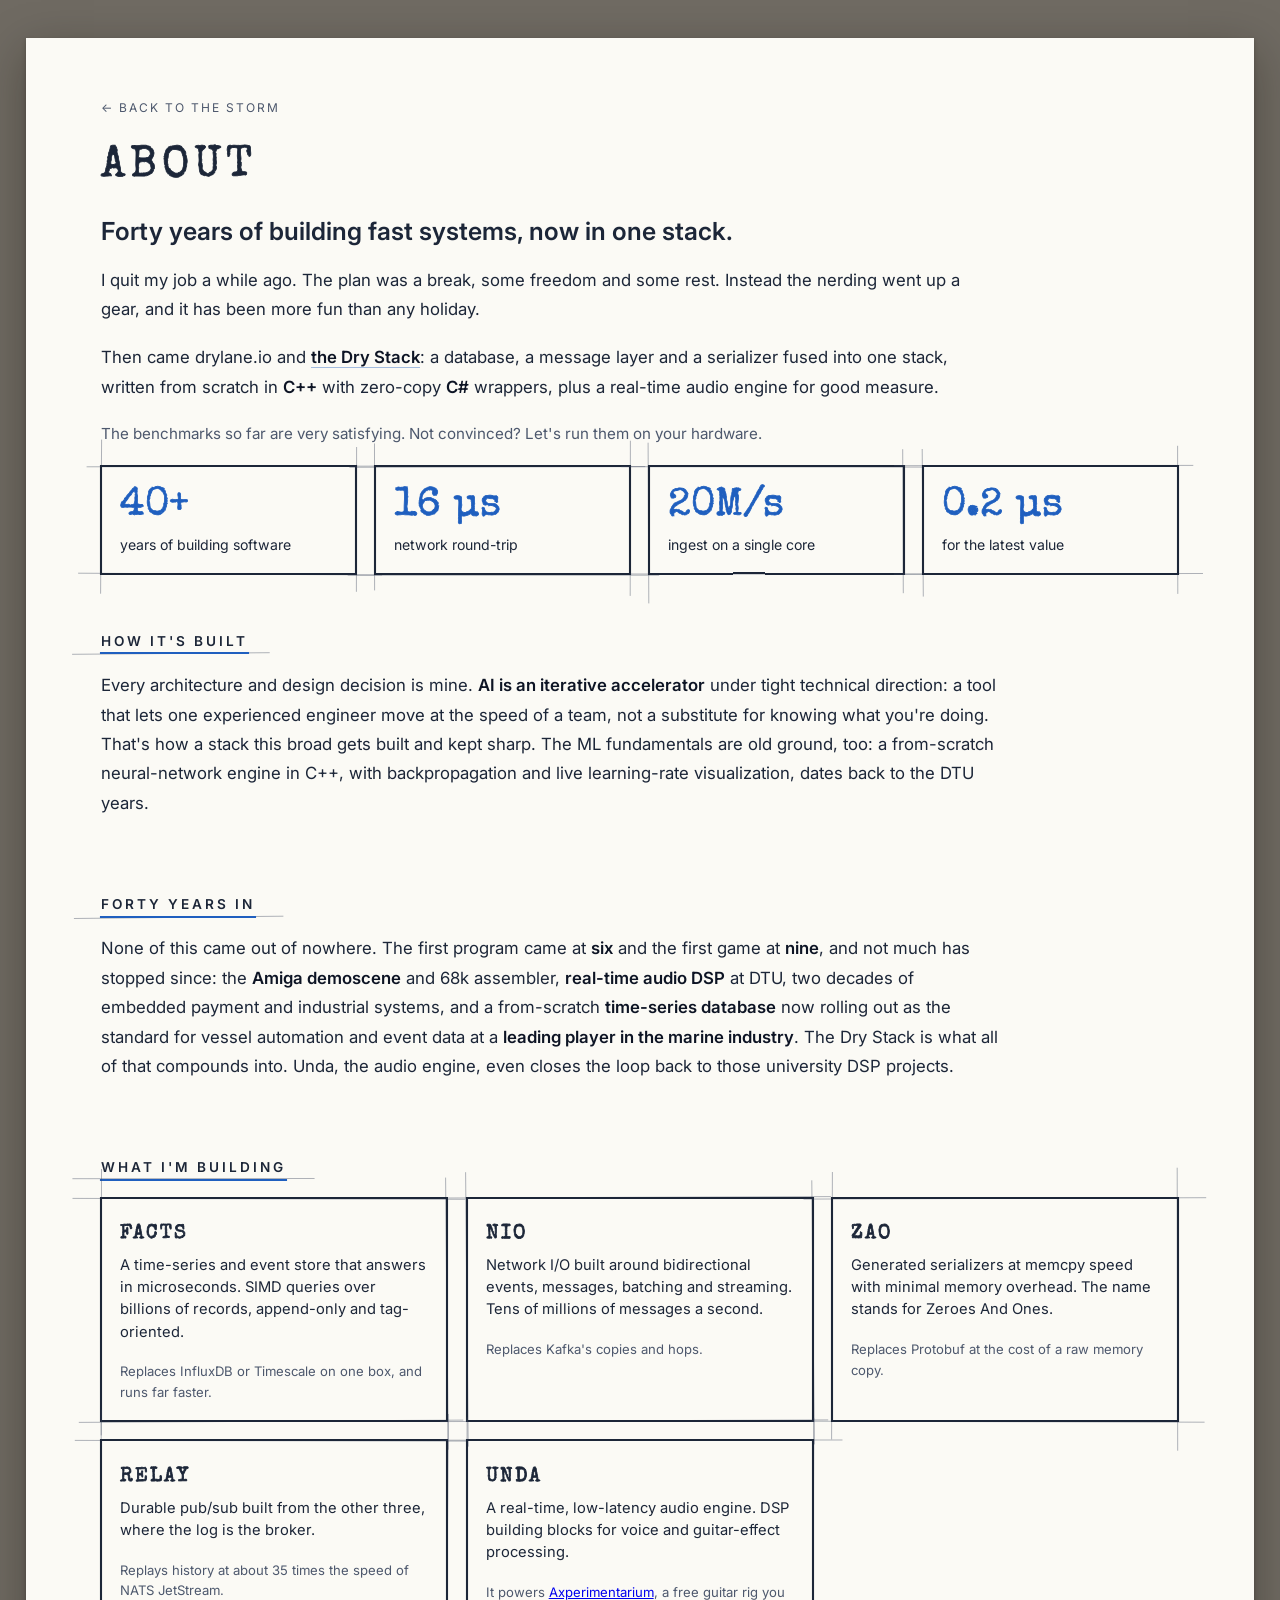
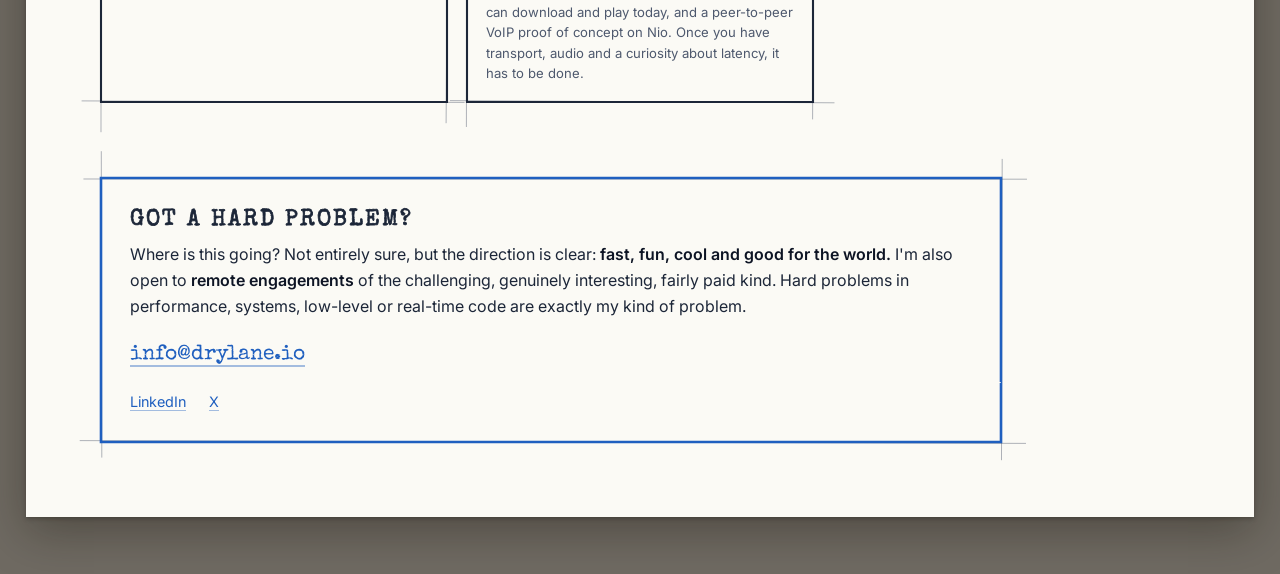
<file: about.html>
<!DOCTYPE html>
<html lang="en">
<head>
    <meta charset="UTF-8">
    <meta name="viewport" content="width=device-width, initial-scale=1.0">
    <title>About Drylane</title>
    <meta name="description" content="Forty years of building fast systems, now in one stack.">
    <meta property="og:type" content="website">
    <meta property="og:site_name" content="Drylane">
    <meta property="og:title" content="About Drylane">
    <meta property="og:description" content="Forty years of building fast systems, now in one stack.">
    <meta property="og:url" content="https://drylane.io/about.html">
    <meta property="og:image" content="https://drylane.io/img/og.png">
    <meta property="og:image:width" content="1200">
    <meta property="og:image:height" content="630">
    <meta name="twitter:card" content="summary_large_image">
    <link rel="icon" href="favicon.svg" type="image/svg+xml">
    <link rel="icon" href="favicon-32.png" sizes="32x32" type="image/png">
    <link rel="apple-touch-icon" href="apple-touch-icon.png">
    <script src="ink.js"></script>
    <link rel="preconnect" href="https://fonts.googleapis.com">
    <link rel="preconnect" href="https://fonts.gstatic.com" crossorigin>
    <link href="https://fonts.googleapis.com/css2?family=Special+Elite&family=Inter:wght@400;600&family=Caveat:wght@500;600&display=swap" rel="stylesheet">
    <link rel="stylesheet" href="site.css">
</head>
<body>
    <div class="sheet">
        <a class="back" href="index.html">&larr; back to the storm</a>

        <h1>About</h1>
        <p class="tagline">Forty years of building fast systems, now in one stack.</p>
        <p class="lede">I quit my job a while ago. The plan was a break, some freedom and some rest.
            Instead the nerding went up a gear, and it has been more fun than any holiday.</p>
        <p class="lede">Then came drylane.io and <a href="stack.html"><strong>the Dry Stack</strong></a>:
            a database, a message layer and a serializer fused into one stack, written from scratch in
            <strong>C++</strong> with zero-copy <strong>C#</strong> wrappers, plus a real-time audio
            engine for good measure.</p>
        <p class="sub">The benchmarks so far are very satisfying. Not convinced? Let's run them on your
            hardware.</p>

        <div class="proof">
            <div class="tile" data-ink="box" data-reveal><span class="big">40+</span><span class="lbl">years of building software</span></div>
            <a class="tile" href="nio.html" data-ink="box" data-reveal><span class="big">16&nbsp;&micro;s</span><span class="lbl">network round-trip</span></a>
            <a class="tile" href="facts.html" data-ink="box" data-reveal><span class="big">20M/s</span><span class="lbl">ingest on a single core</span></a>
            <a class="tile" href="facts.html" data-ink="box" data-reveal><span class="big">0.2&nbsp;&micro;s</span><span class="lbl">for the latest value</span></a>
        </div>

        <div class="section-wrap"><span class="section-label" data-ink="u" data-reveal>How it's built</span></div>
        <p class="lede">Every architecture and design decision is mine. <strong>AI is an iterative
            accelerator</strong> under tight technical direction: a tool that lets one experienced
            engineer move at the speed of a team, not a substitute for knowing what you're doing.
            That's how a stack this broad gets built and kept sharp. The ML fundamentals are old ground, too:
            a from-scratch neural-network engine in C++, with backpropagation and live learning-rate
            visualization, dates back to the DTU years.</p>

        <div class="section-wrap"><span class="section-label" data-ink="u" data-reveal>Forty years in</span></div>
        <p class="lede">None of this came out of nowhere. The first program came at <strong>six</strong>
            and the first game at <strong>nine</strong>, and not much has stopped since: the
            <strong>Amiga demoscene</strong> and 68k assembler, <strong>real-time audio DSP</strong> at
            DTU, two decades of embedded payment and industrial systems, and a from-scratch
            <strong>time-series database</strong> now rolling out as the standard for vessel automation
            and event data at a <strong>leading player in the marine industry</strong>. The Dry Stack
            is what all of that compounds into. Unda, the audio engine, even closes the loop back to
            those university DSP projects.</p>

        <div class="section-wrap"><span class="section-label" data-ink="u" data-reveal>What I'm building</span></div>
        <div class="grid">
            <a class="card" href="facts.html" data-ink="box" data-reveal>
                <span class="name-line"><span class="name">Facts</span></span>
                <div class="what">A time-series and event store that answers in microseconds. SIMD
                    queries over billions of records, append-only and tag-oriented.</div>
                <div class="why">Replaces InfluxDB or Timescale on one box, and runs far faster.</div>
            </a>
            <a class="card" href="nio.html" data-ink="box" data-reveal>
                <span class="name-line"><span class="name">Nio</span></span>
                <div class="what">Network I/O built around bidirectional events, messages, batching and
                    streaming. Tens of millions of messages a second.</div>
                <div class="why">Replaces Kafka's copies and hops.</div>
            </a>
            <a class="card" href="zao.html" data-ink="box" data-reveal>
                <span class="name-line"><span class="name">Zao</span></span>
                <div class="what">Generated serializers at memcpy speed with minimal memory overhead.
                    The name stands for Zeroes And Ones.</div>
                <div class="why">Replaces Protobuf at the cost of a raw memory copy.</div>
            </a>
            <a class="card" href="relay.html" data-ink="box" data-reveal>
                <span class="name-line"><span class="name">Relay</span></span>
                <div class="what">Durable pub/sub built from the other three, where the log is the
                    broker.</div>
                <div class="why">Replays history at about 35 times the speed of NATS JetStream.</div>
            </a>
            <div class="card" data-ink="box" data-reveal>
                <span class="name-line"><span class="name">Unda</span></span>
                <div class="what">A real-time, low-latency audio engine. DSP building blocks for voice
                    and guitar-effect processing.</div>
                <div class="why">It powers <a href="https://github.com/pjngit/Axperimentarium">Axperimentarium</a>,
                    a free guitar rig you can download and play today, and a peer-to-peer VoIP proof of
                    concept on Nio. Once you have transport, audio and a curiosity about latency, it has
                    to be done.</div>
            </div>
        </div>

        <div class="contact" data-ink="box2" data-reveal>
            <span class="contact-h">Got a hard problem?</span>
            <p>Where is this going? Not entirely sure, but the direction is clear: <strong>fast, fun,
                cool and good for the world.</strong> I'm also open to <strong>remote
                engagements</strong> of the challenging, genuinely interesting, fairly paid kind. Hard
                problems in performance, systems, low-level or real-time code are exactly my kind of
                problem.</p>
            <a class="contact-mail" href="mailto:info@drylane.io">info@drylane.io</a>
            <div class="links">
                <a href="https://www.linkedin.com/company/drylane-io">LinkedIn</a>
                <a href="https://x.com/drylaneio">X</a>
            </div>
        </div>
    </div>
</body>
</html>
</file>
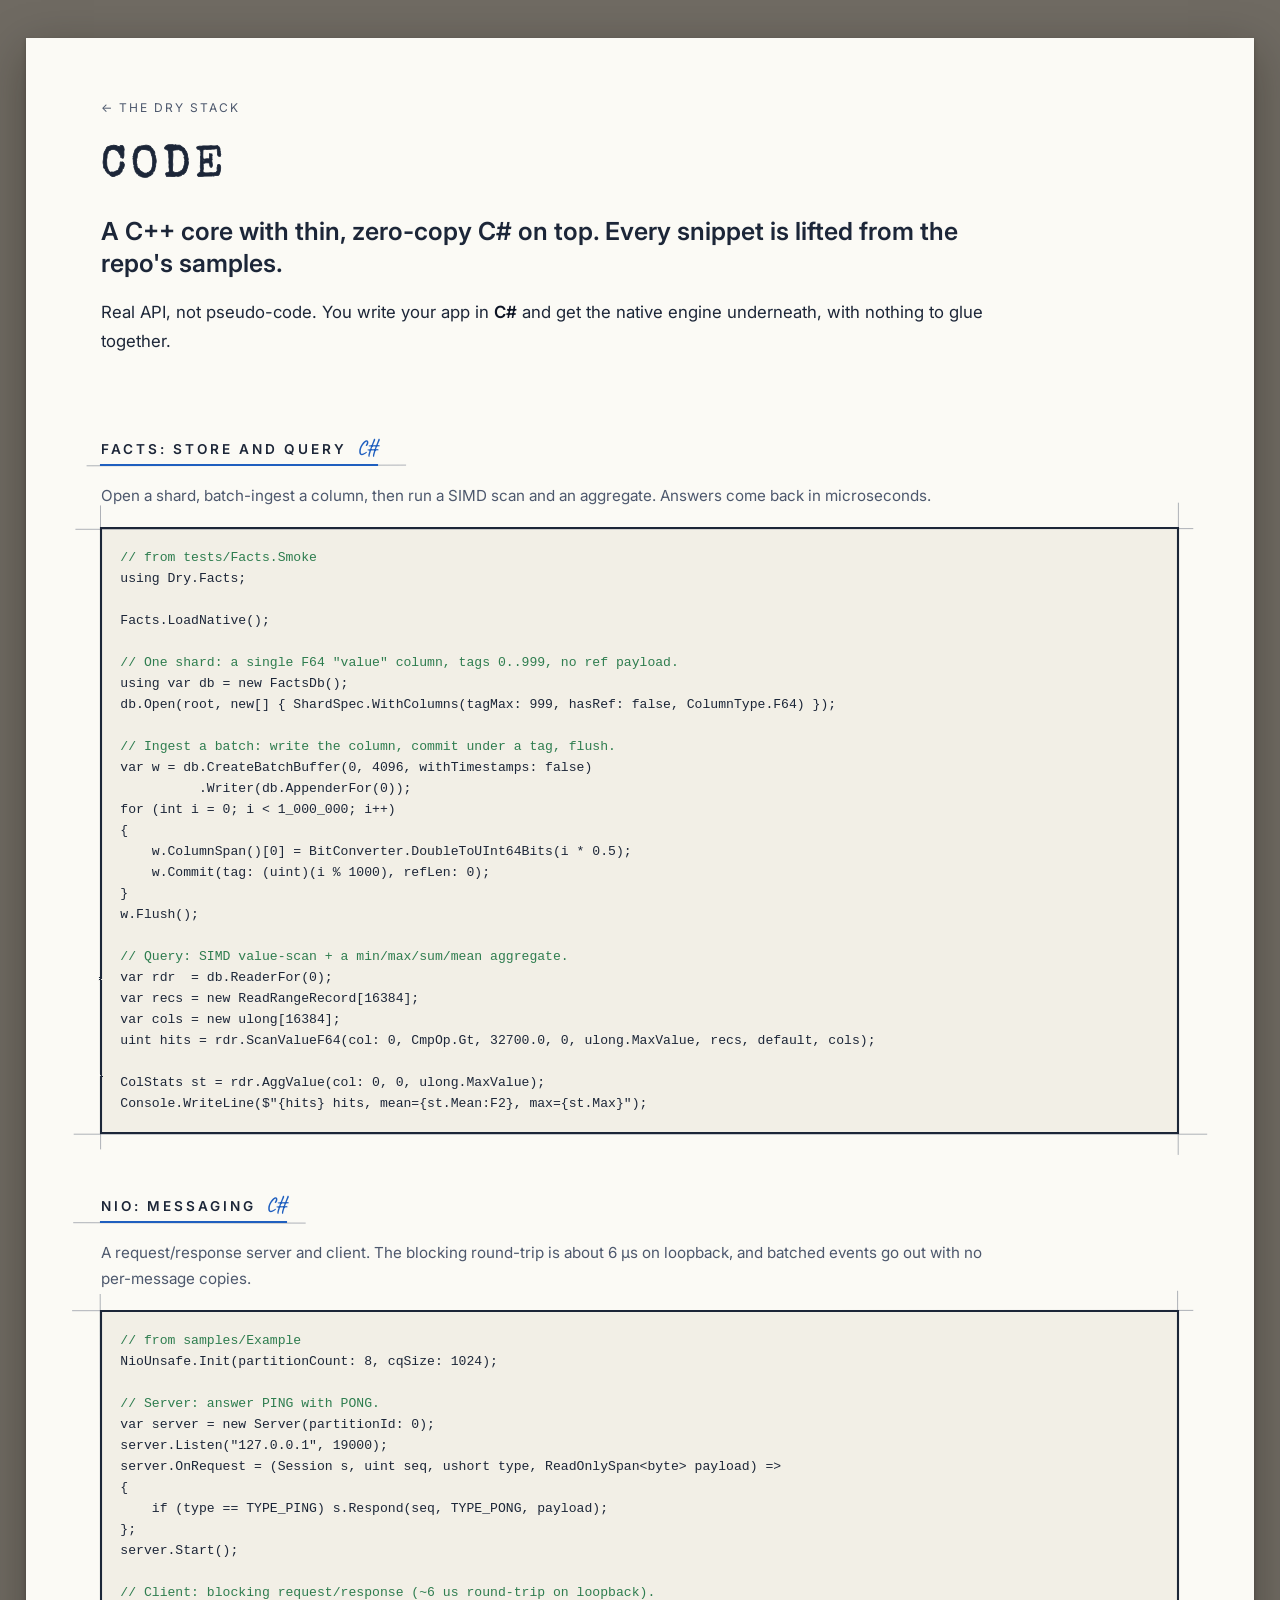
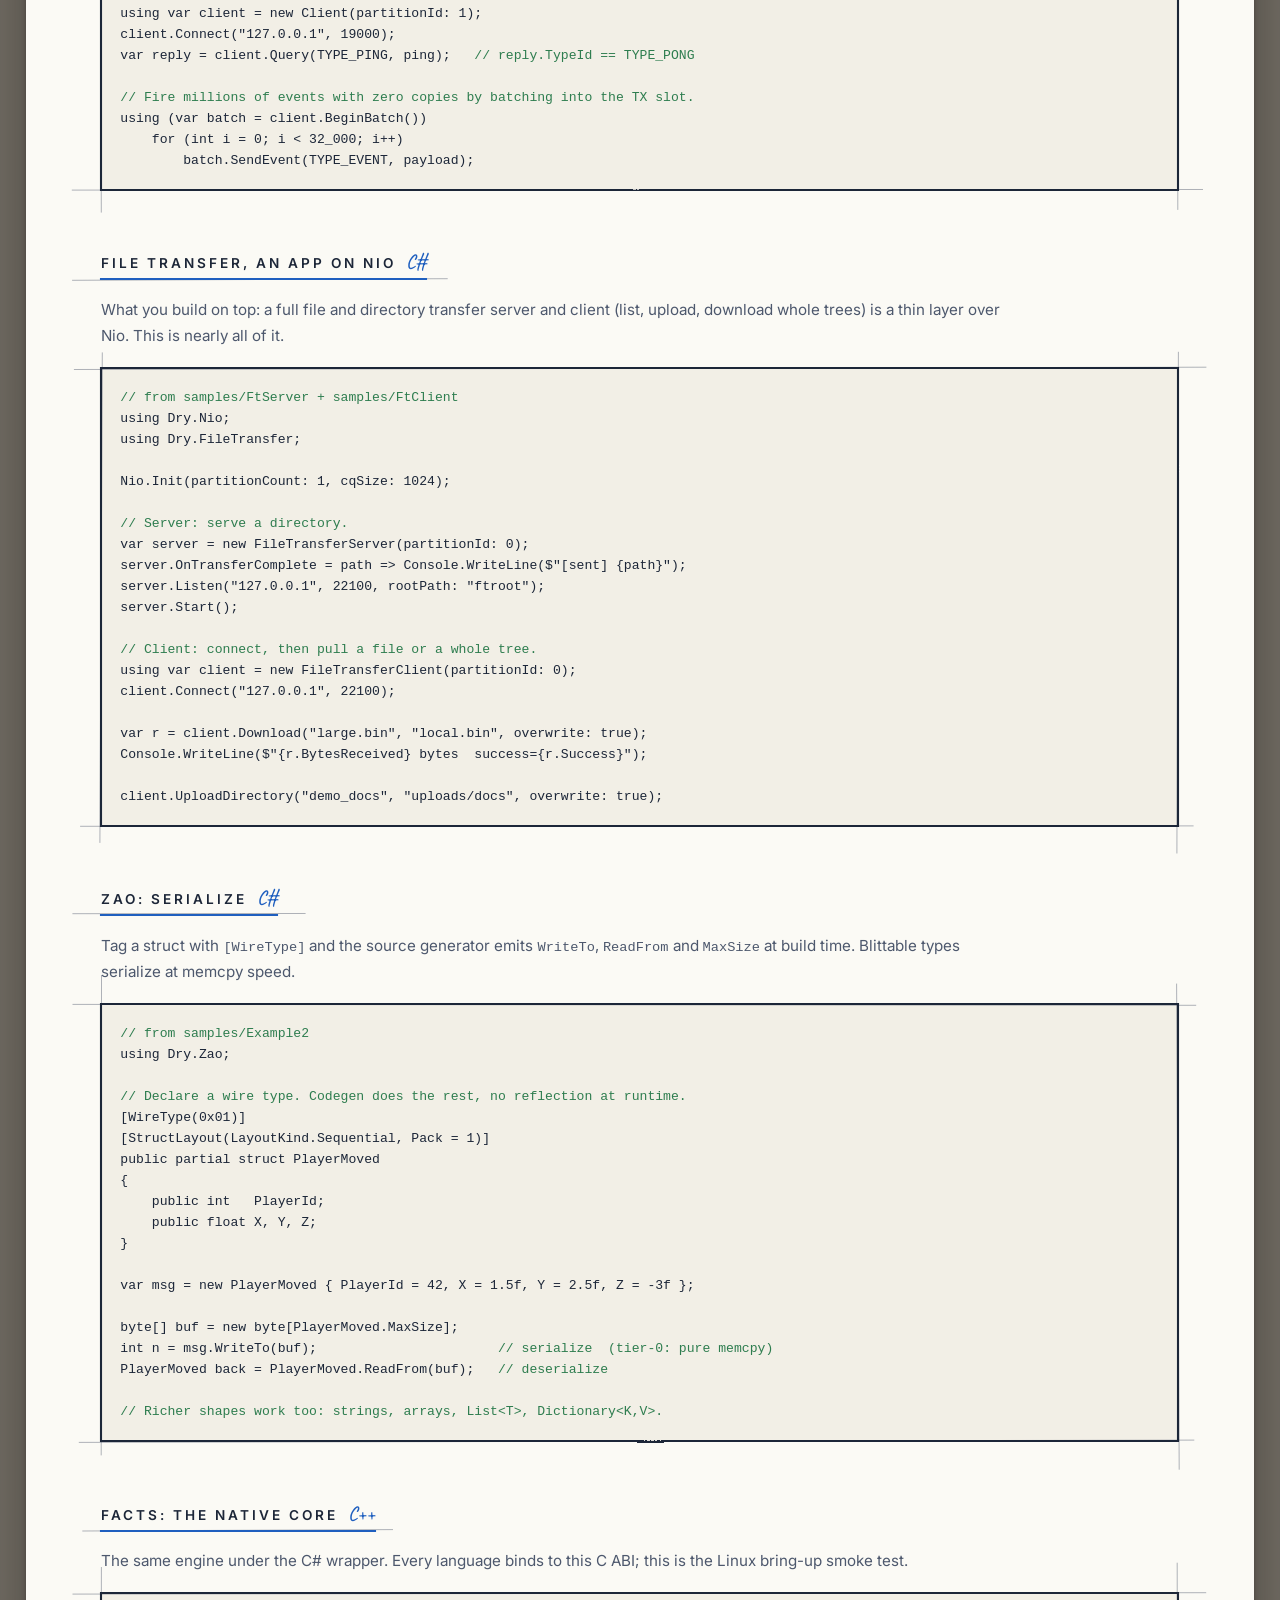
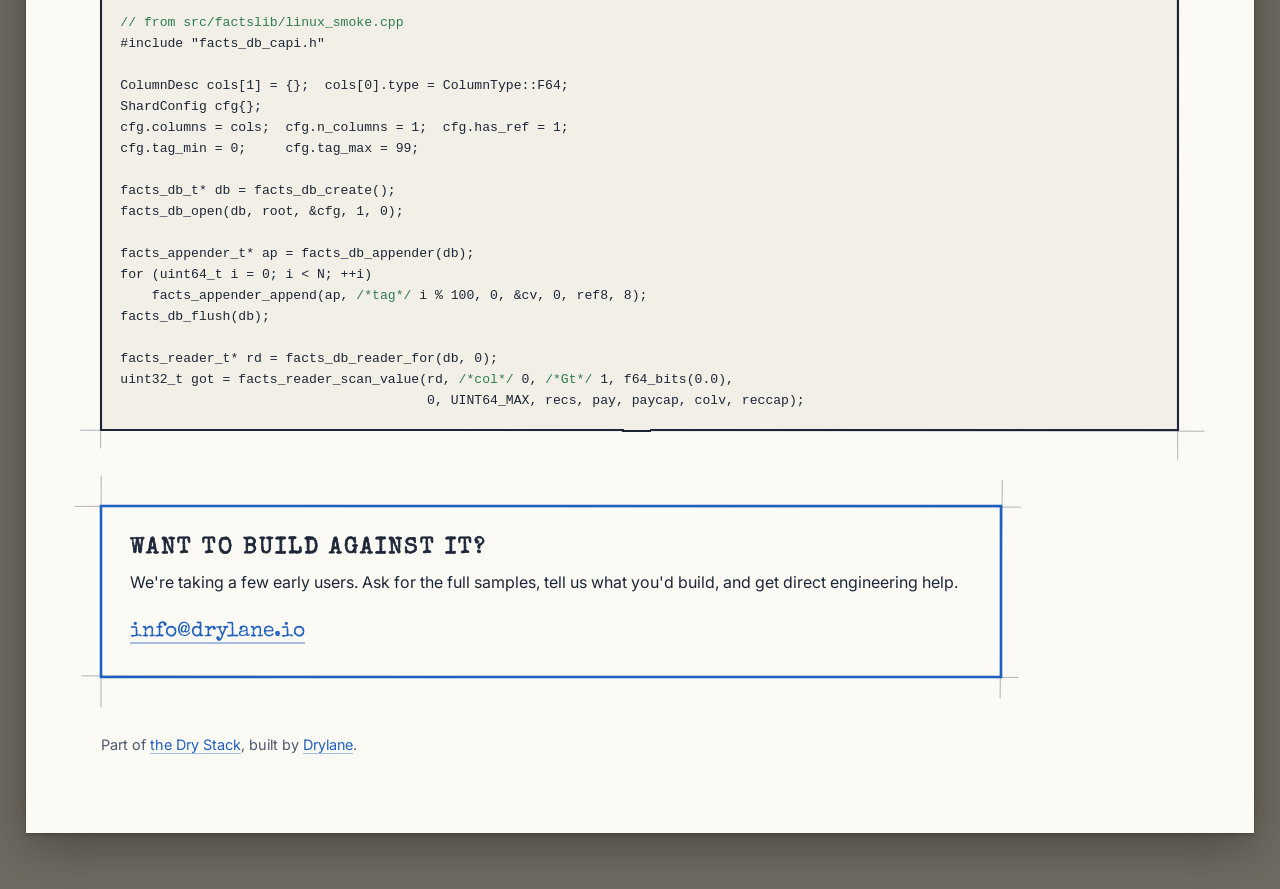
<file: code.html>
<!DOCTYPE html>
<html lang="en">
<head>
    <meta charset="UTF-8">
    <meta name="viewport" content="width=device-width, initial-scale=1.0">
    <title>Code, the Dry Stack in use</title>
    <meta name="description" content="A C++ core with thin, zero-copy C# on top. Real API from the repo&#x27;s samples.">
    <meta property="og:type" content="website">
    <meta property="og:site_name" content="Drylane">
    <meta property="og:title" content="Code, the Dry Stack in use">
    <meta property="og:description" content="A C++ core with thin, zero-copy C# on top. Real API from the repo&#x27;s samples.">
    <meta property="og:url" content="https://drylane.io/code.html">
    <meta property="og:image" content="https://drylane.io/img/og.png">
    <meta property="og:image:width" content="1200">
    <meta property="og:image:height" content="630">
    <meta name="twitter:card" content="summary_large_image">
    <link rel="icon" href="favicon.svg" type="image/svg+xml">
    <link rel="icon" href="favicon-32.png" sizes="32x32" type="image/png">
    <link rel="apple-touch-icon" href="apple-touch-icon.png">
    <script src="ink.js"></script>
    <link rel="preconnect" href="https://fonts.googleapis.com">
    <link rel="preconnect" href="https://fonts.gstatic.com" crossorigin>
    <link href="https://fonts.googleapis.com/css2?family=Special+Elite&family=Inter:wght@400;600&family=Caveat:wght@500;600&display=swap" rel="stylesheet">
    <link rel="stylesheet" href="site.css">
</head>
<body>
    <div class="sheet">
        <a class="back" href="stack.html">&larr; the Dry Stack</a>

        <h1>Code</h1>
        <p class="tagline">A C++ core with thin, zero-copy C# on top. Every snippet is lifted from the
            repo's samples.</p>
        <p class="lede">Real API, not pseudo-code. You write your app in <strong>C#</strong> and get the
            native engine underneath, with nothing to glue together.</p>

        <div class="section-wrap"><span class="section-label" data-ink="u" data-reveal>Facts: store and query<span class="lang">C#</span></span></div>
        <p class="sub">Open a shard, batch-ingest a column, then run a SIMD scan and an aggregate. Answers
            come back in microseconds.</p>
        <div class="codebox" data-ink="box" data-reveal><pre class="code"><span class="c">// from tests/Facts.Smoke</span>
using Dry.Facts;

Facts.LoadNative();

<span class="c">// One shard: a single F64 "value" column, tags 0..999, no ref payload.</span>
using var db = new FactsDb();
db.Open(root, new[] { ShardSpec.WithColumns(tagMax: 999, hasRef: false, ColumnType.F64) });

<span class="c">// Ingest a batch: write the column, commit under a tag, flush.</span>
var w = db.CreateBatchBuffer(0, 4096, withTimestamps: false)
          .Writer(db.AppenderFor(0));
for (int i = 0; i &lt; 1_000_000; i++)
{
    w.ColumnSpan()[0] = BitConverter.DoubleToUInt64Bits(i * 0.5);
    w.Commit(tag: (uint)(i % 1000), refLen: 0);
}
w.Flush();

<span class="c">// Query: SIMD value-scan + a min/max/sum/mean aggregate.</span>
var rdr  = db.ReaderFor(0);
var recs = new ReadRangeRecord[16384];
var cols = new ulong[16384];
uint hits = rdr.ScanValueF64(col: 0, CmpOp.Gt, 32700.0, 0, ulong.MaxValue, recs, default, cols);

ColStats st = rdr.AggValue(col: 0, 0, ulong.MaxValue);
Console.WriteLine($"{hits} hits, mean={st.Mean:F2}, max={st.Max}");</pre></div>

        <div class="section-wrap"><span class="section-label" data-ink="u" data-reveal>Nio: messaging<span class="lang">C#</span></span></div>
        <p class="sub">A request/response server and client. The blocking round-trip is about 6&nbsp;&micro;s
            on loopback, and batched events go out with no per-message copies.</p>
        <div class="codebox" data-ink="box" data-reveal><pre class="code"><span class="c">// from samples/Example</span>
NioUnsafe.Init(partitionCount: 8, cqSize: 1024);

<span class="c">// Server: answer PING with PONG.</span>
var server = new Server(partitionId: 0);
server.Listen("127.0.0.1", 19000);
server.OnRequest = (Session s, uint seq, ushort type, ReadOnlySpan&lt;byte&gt; payload) =&gt;
{
    if (type == TYPE_PING) s.Respond(seq, TYPE_PONG, payload);
};
server.Start();

<span class="c">// Client: blocking request/response (~6 us round-trip on loopback).</span>
using var client = new Client(partitionId: 1);
client.Connect("127.0.0.1", 19000);
var reply = client.Query(TYPE_PING, ping);   <span class="c">// reply.TypeId == TYPE_PONG</span>

<span class="c">// Fire millions of events with zero copies by batching into the TX slot.</span>
using (var batch = client.BeginBatch())
    for (int i = 0; i &lt; 32_000; i++)
        batch.SendEvent(TYPE_EVENT, payload);</pre></div>

        <div class="section-wrap"><span class="section-label" data-ink="u" data-reveal>File transfer, an app on Nio<span class="lang">C#</span></span></div>
        <p class="sub">What you build on top: a full file and directory transfer server and client (list,
            upload, download whole trees) is a thin layer over Nio. This is nearly all of it.</p>
        <div class="codebox" data-ink="box" data-reveal><pre class="code"><span class="c">// from samples/FtServer + samples/FtClient</span>
using Dry.Nio;
using Dry.FileTransfer;

Nio.Init(partitionCount: 1, cqSize: 1024);

<span class="c">// Server: serve a directory.</span>
var server = new FileTransferServer(partitionId: 0);
server.OnTransferComplete = path =&gt; Console.WriteLine($"[sent] {path}");
server.Listen("127.0.0.1", 22100, rootPath: "ftroot");
server.Start();

<span class="c">// Client: connect, then pull a file or a whole tree.</span>
using var client = new FileTransferClient(partitionId: 0);
client.Connect("127.0.0.1", 22100);

var r = client.Download("large.bin", "local.bin", overwrite: true);
Console.WriteLine($"{r.BytesReceived} bytes  success={r.Success}");

client.UploadDirectory("demo_docs", "uploads/docs", overwrite: true);</pre></div>

        <div class="section-wrap"><span class="section-label" data-ink="u" data-reveal>Zao: serialize<span class="lang">C#</span></span></div>
        <p class="sub">Tag a struct with <code>[WireType]</code> and the source generator emits
            <code>WriteTo</code>, <code>ReadFrom</code> and <code>MaxSize</code> at build time. Blittable
            types serialize at memcpy speed.</p>
        <div class="codebox" data-ink="box" data-reveal><pre class="code"><span class="c">// from samples/Example2</span>
using Dry.Zao;

<span class="c">// Declare a wire type. Codegen does the rest, no reflection at runtime.</span>
[WireType(0x01)]
[StructLayout(LayoutKind.Sequential, Pack = 1)]
public partial struct PlayerMoved
{
    public int   PlayerId;
    public float X, Y, Z;
}

var msg = new PlayerMoved { PlayerId = 42, X = 1.5f, Y = 2.5f, Z = -3f };

byte[] buf = new byte[PlayerMoved.MaxSize];
int n = msg.WriteTo(buf);                       <span class="c">// serialize  (tier-0: pure memcpy)</span>
PlayerMoved back = PlayerMoved.ReadFrom(buf);   <span class="c">// deserialize</span>

<span class="c">// Richer shapes work too: strings, arrays, List&lt;T&gt;, Dictionary&lt;K,V&gt;.</span></pre></div>

        <div class="section-wrap"><span class="section-label" data-ink="u" data-reveal>Facts: the native core<span class="lang">C++</span></span></div>
        <p class="sub">The same engine under the C# wrapper. Every language binds to this C ABI; this is
            the Linux bring-up smoke test.</p>
        <div class="codebox" data-ink="box" data-reveal><pre class="code"><span class="c">// from src/factslib/linux_smoke.cpp</span>
#include "facts_db_capi.h"

ColumnDesc cols[1] = {};  cols[0].type = ColumnType::F64;
ShardConfig cfg{};
cfg.columns = cols;  cfg.n_columns = 1;  cfg.has_ref = 1;
cfg.tag_min = 0;     cfg.tag_max = 99;

facts_db_t* db = facts_db_create();
facts_db_open(db, root, &amp;cfg, 1, 0);

facts_appender_t* ap = facts_db_appender(db);
for (uint64_t i = 0; i &lt; N; ++i)
    facts_appender_append(ap, <span class="c">/*tag*/</span> i % 100, 0, &amp;cv, 0, ref8, 8);
facts_db_flush(db);

facts_reader_t* rd = facts_db_reader_for(db, 0);
uint32_t got = facts_reader_scan_value(rd, <span class="c">/*col*/</span> 0, <span class="c">/*Gt*/</span> 1, f64_bits(0.0),
                                       0, UINT64_MAX, recs, pay, paycap, colv, reccap);</pre></div>

        <div class="contact" data-ink="box2" data-reveal>
            <span class="contact-h">Want to build against it?</span>
            <p>We're taking a few early users. Ask for the full samples, tell us what you'd build,
                and get direct engineering help.</p>
            <a class="contact-mail" href="mailto:info@drylane.io">info@drylane.io</a>
        </div>

        <div class="foot">Part of <a href="stack.html">the Dry Stack</a>, built by
            <a href="about.html">Drylane</a>.</div>
    </div>
</body>
</html>
</file>
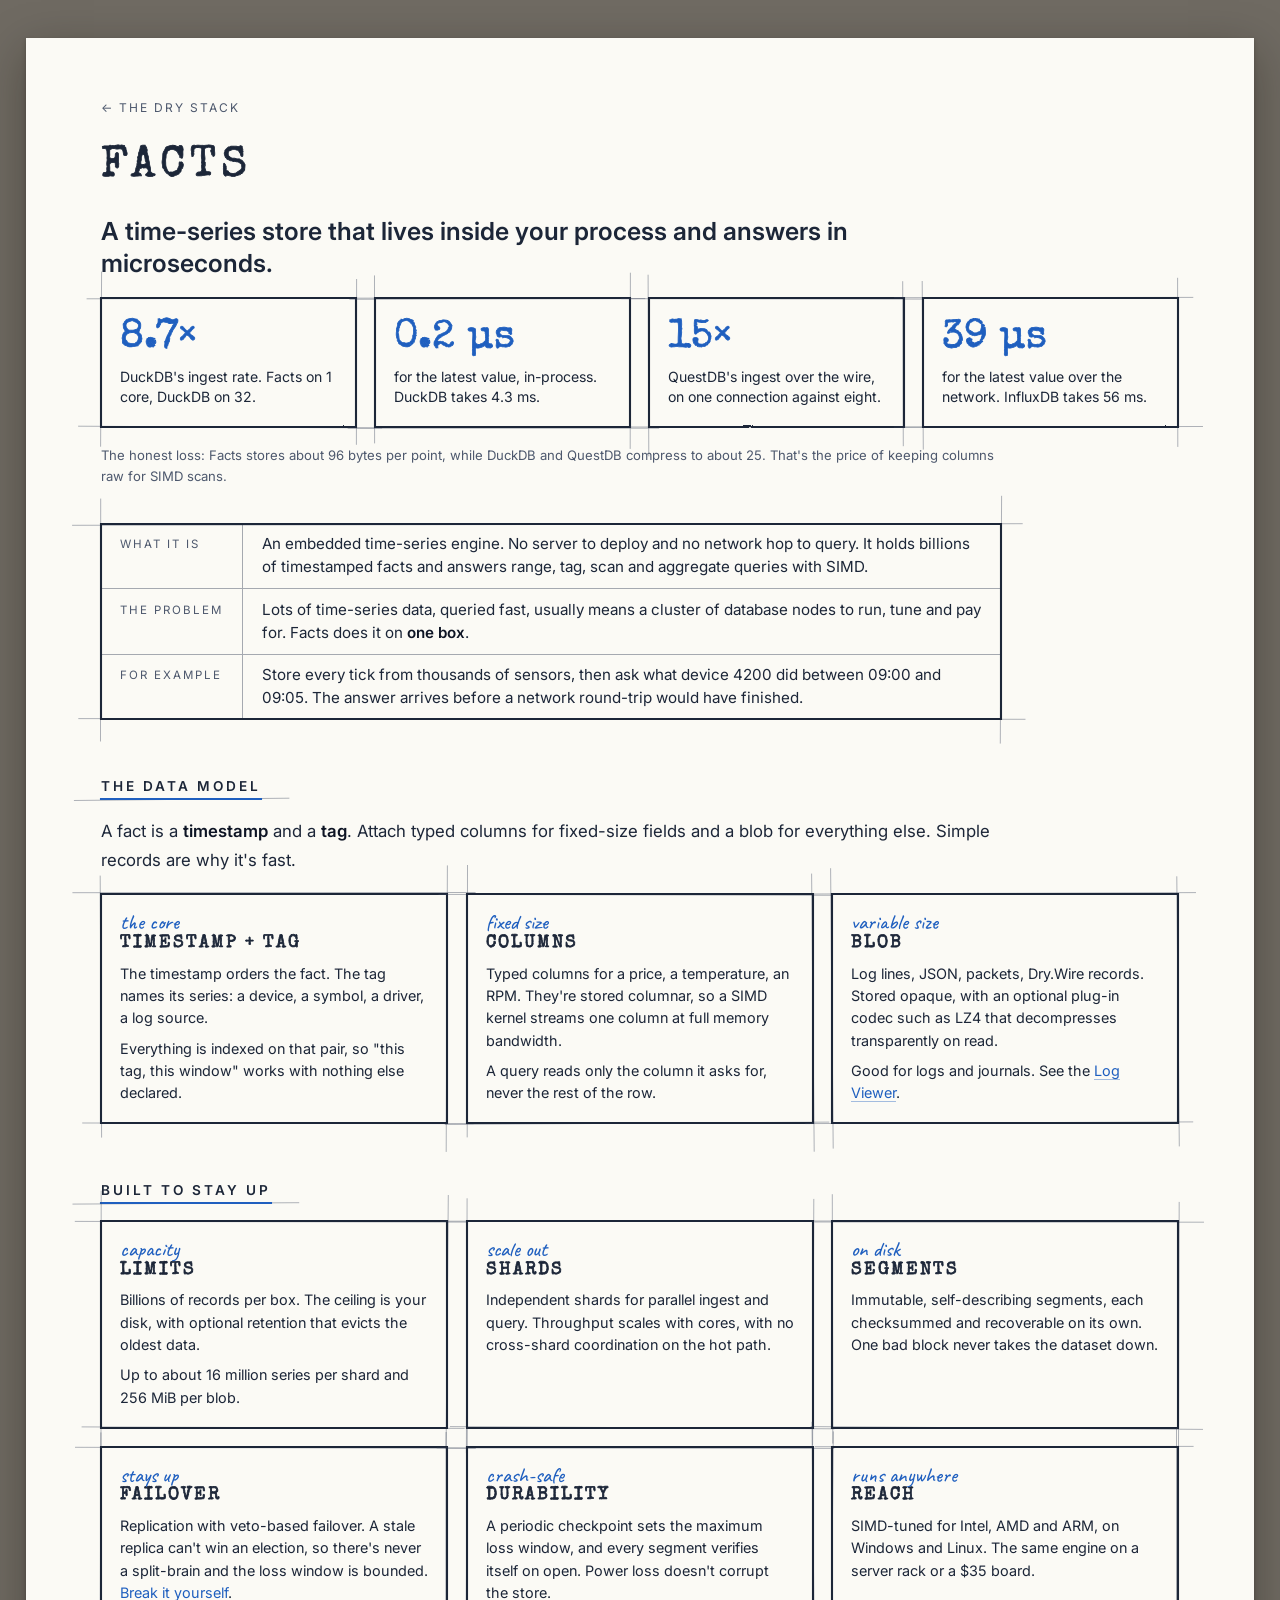
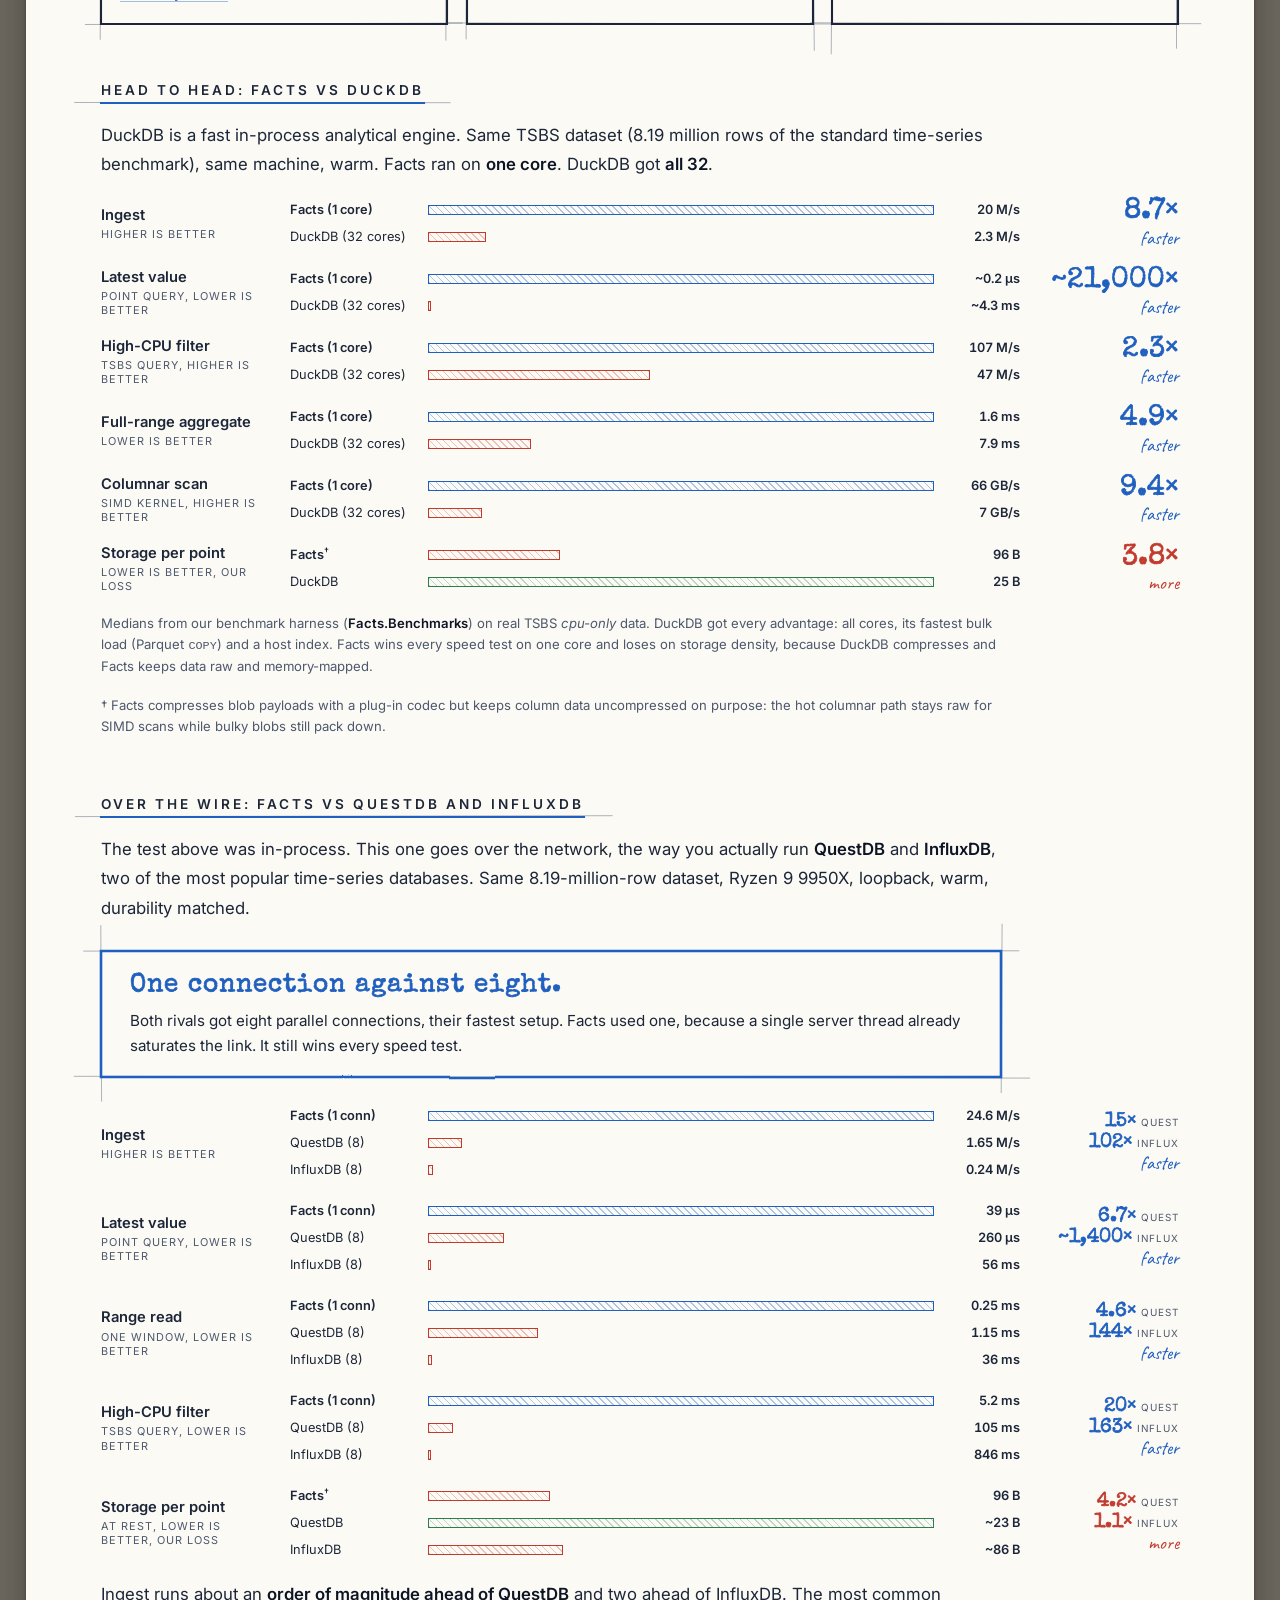
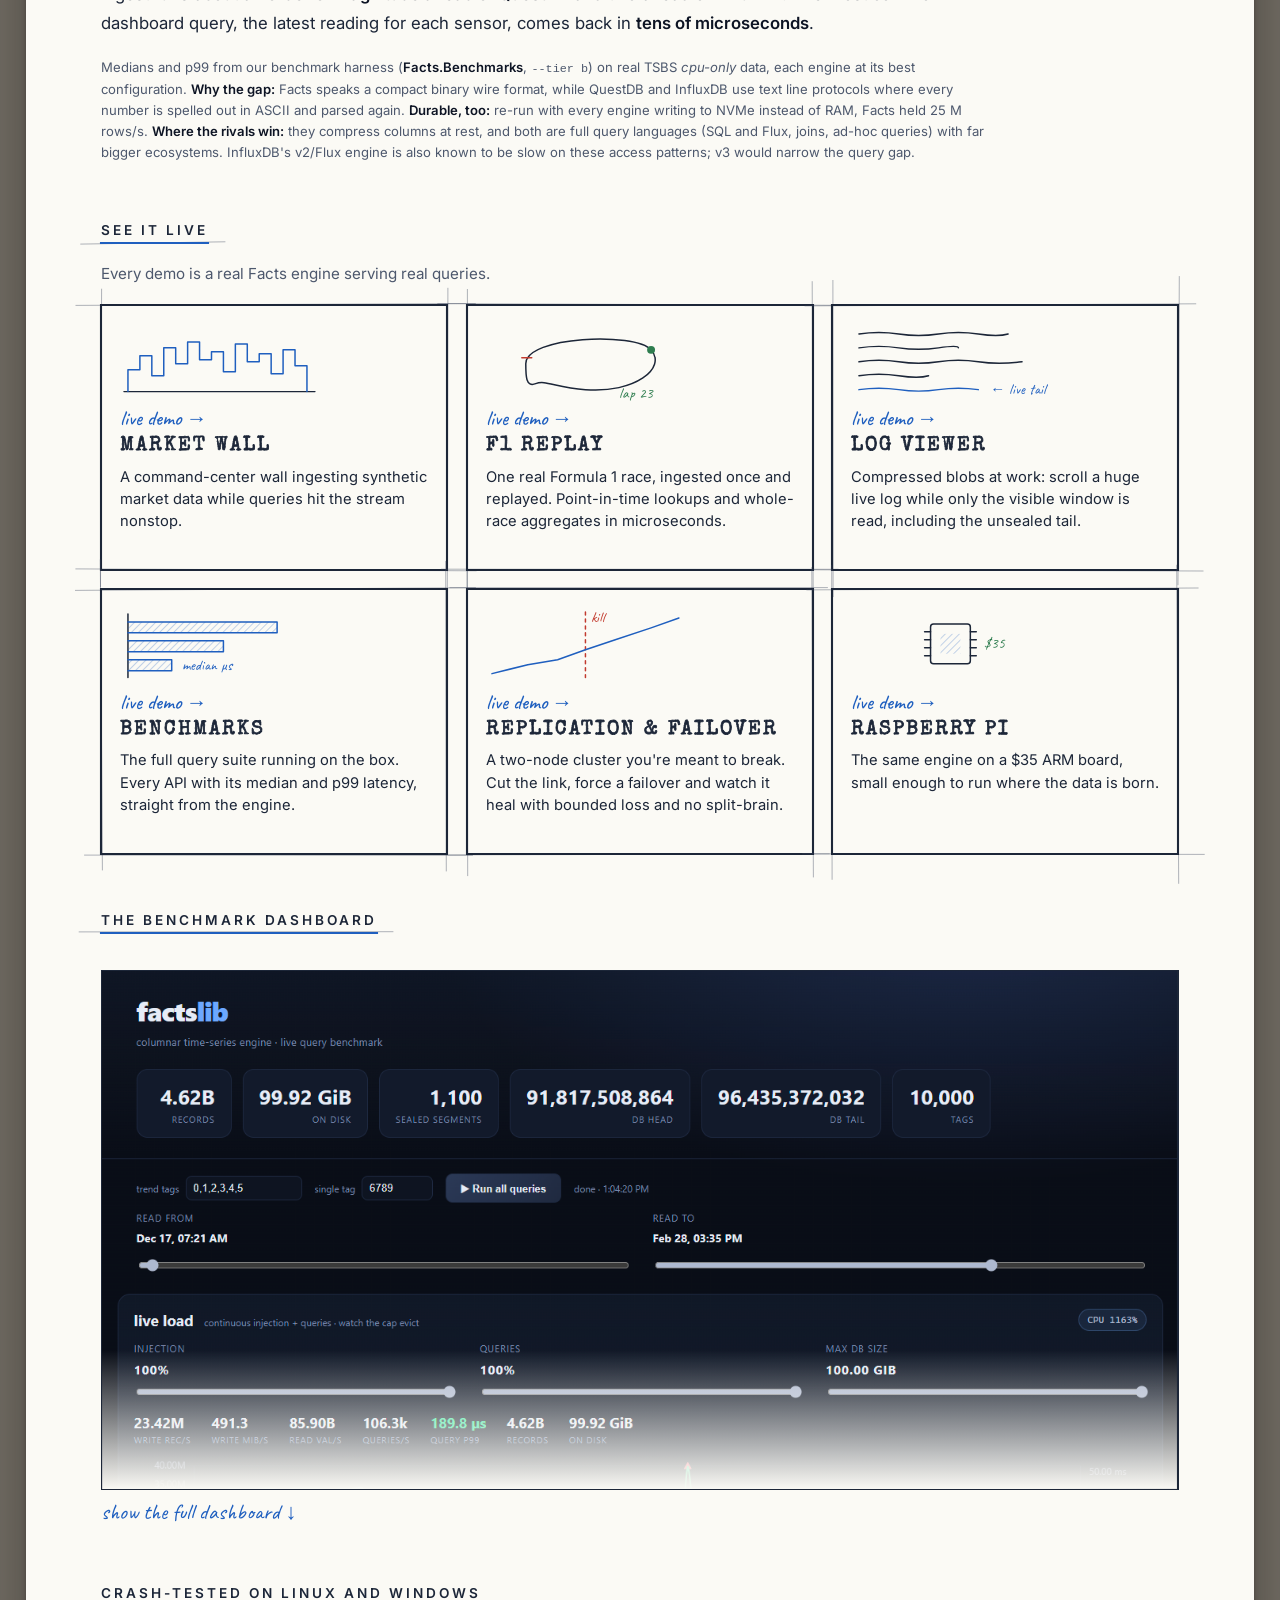
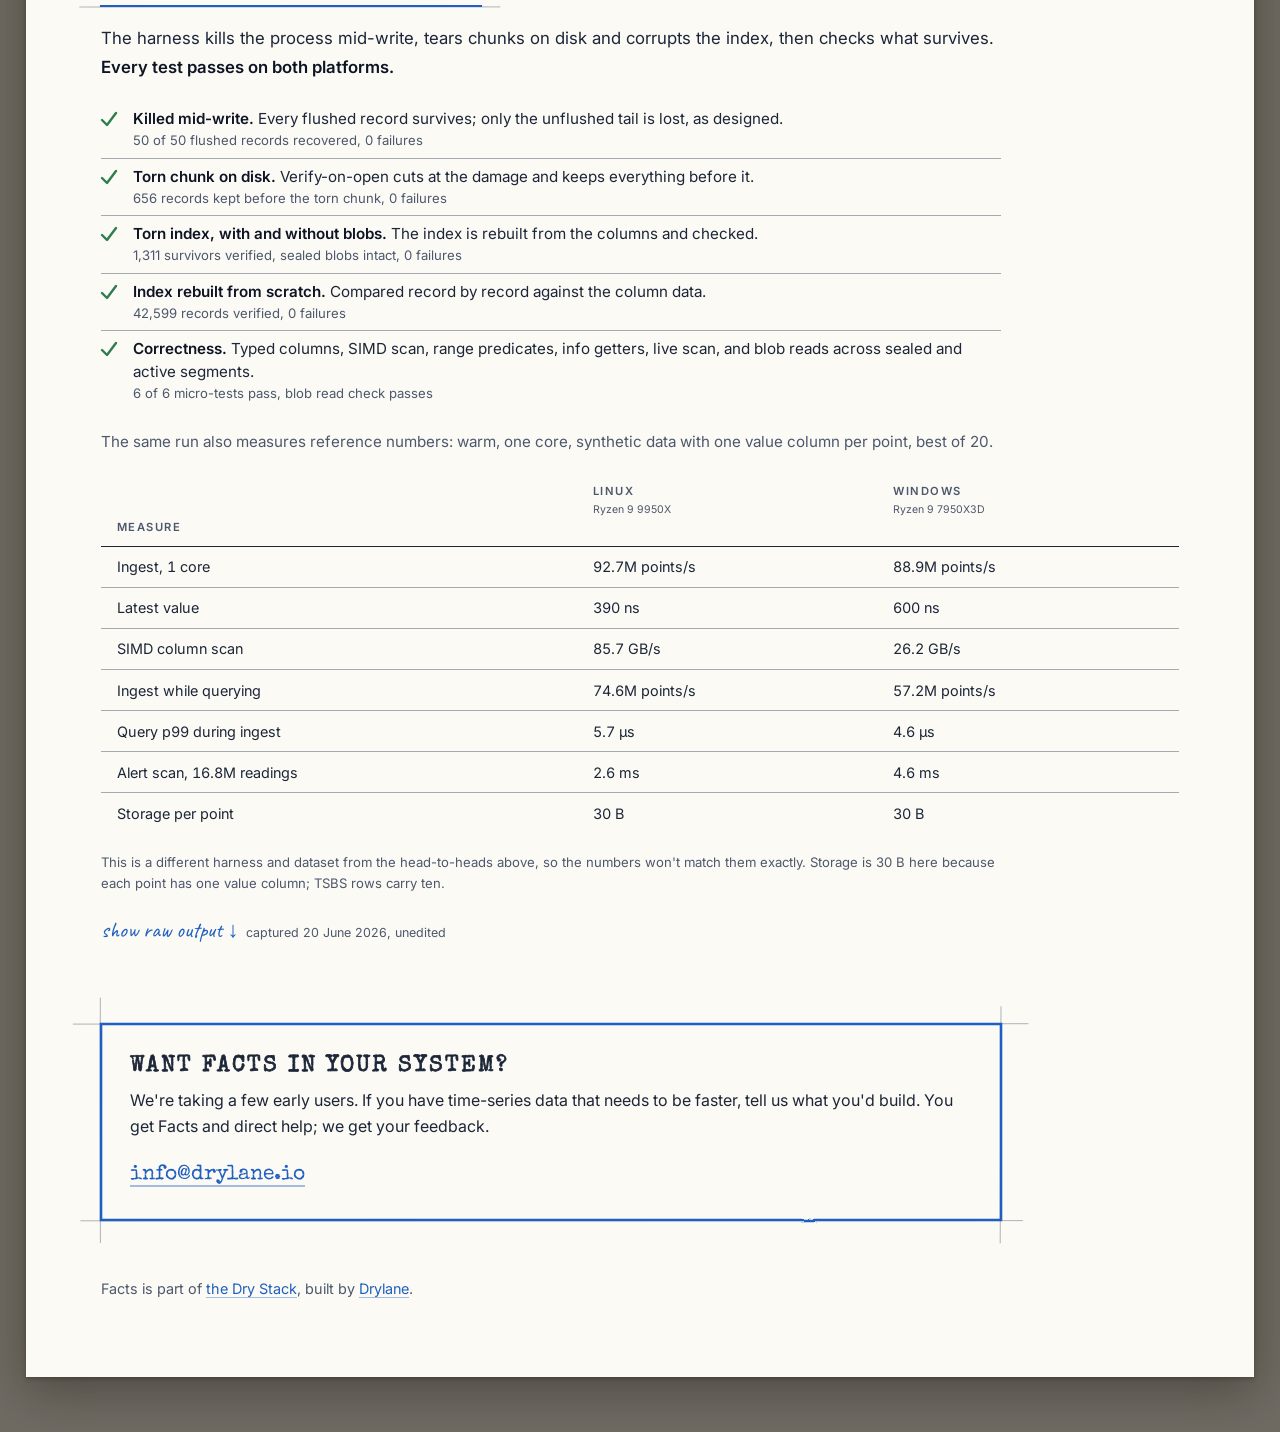
<file: facts.html>
<!DOCTYPE html>
<html lang="en">
<head>
    <meta charset="UTF-8">
    <meta name="viewport" content="width=device-width, initial-scale=1.0">
    <title>Facts, the Dry Stack store</title>
    <meta name="description" content="A time-series store that lives inside your process and answers in microseconds.">
    <meta property="og:type" content="website">
    <meta property="og:site_name" content="Drylane">
    <meta property="og:title" content="Facts, the Dry Stack store">
    <meta property="og:description" content="A time-series store that lives inside your process and answers in microseconds.">
    <meta property="og:url" content="https://drylane.io/facts.html">
    <meta property="og:image" content="https://drylane.io/img/og.png">
    <meta property="og:image:width" content="1200">
    <meta property="og:image:height" content="630">
    <meta name="twitter:card" content="summary_large_image">
    <link rel="icon" href="favicon.svg" type="image/svg+xml">
    <link rel="icon" href="favicon-32.png" sizes="32x32" type="image/png">
    <link rel="apple-touch-icon" href="apple-touch-icon.png">
    <script src="ink.js"></script>
    <link rel="preconnect" href="https://fonts.googleapis.com">
    <link rel="preconnect" href="https://fonts.gstatic.com" crossorigin>
    <link href="https://fonts.googleapis.com/css2?family=Special+Elite&family=Inter:wght@400;600&family=Caveat:wght@500;600&display=swap" rel="stylesheet">
    <link rel="stylesheet" href="site.css">
    <style>
        /* Gap chart: one track per engine, fill proportional to goodness, the ratio is the hero.
           Facts = hatched blue ink, the losing rival = red outline, a rival that wins = hatched green. */
        .gap { margin: var(--g) 0; display: flex; flex-direction: column; gap: var(--g); }
        .gap-row { display: grid; grid-template-columns: 170px 1fr 140px; gap: var(--g); align-items: center; }
        .gap-metric { font-weight: 600; font-size: 0.92rem; line-height: 1.3; }
        .gap-dir { display: block; margin-top: 2px; font-weight: 400; font-size: 0.68rem; letter-spacing: 1px; text-transform: uppercase; color: var(--ink-soft); }
        .gap-bars { display: flex; flex-direction: column; gap: 5px; }
        /* One line per engine: name | bar | value. The bar's width % resolves against its own column. */
        .gap-bar { display: grid; grid-template-columns: 128px 1fr 76px; align-items: center; column-gap: 10px; min-height: 22px; }
        .gap-lab { display: contents; }
        .gap-lab .nm { grid-column: 1; grid-row: 1; }
        .gap-lab .vl { grid-column: 3; grid-row: 1; text-align: right; }
        .gap-fill { grid-column: 2; grid-row: 1; justify-self: start; height: 10px; min-width: 3px; border: 1.5px solid; }
        .gap-fill.facts { border-color: var(--blue); background: repeating-linear-gradient(45deg, rgba(31, 95, 191, 0.35) 0 1.2px, transparent 1.2px 5px); }
        .gap-fill.lose  { border-color: var(--red); background: repeating-linear-gradient(45deg, rgba(194, 58, 46, 0.3) 0 1.2px, transparent 1.2px 5px); }
        .gap-fill.win   { border-color: var(--green); background: repeating-linear-gradient(45deg, rgba(46, 125, 79, 0.3) 0 1.2px, transparent 1.2px 5px); }
        .gap-lab span { font-size: 0.8rem; line-height: 1.3; white-space: nowrap; }
        .gap-lab .nm.me { font-weight: 600; }
        .gap-lab .vl { font-weight: 600; font-variant-numeric: tabular-nums; }
        .gap-mult { text-align: right; line-height: 1.05; }
        .gap-mult .x { font-family: var(--type); font-size: 1.8rem; color: var(--blue); -webkit-text-stroke: 0.8px currentColor; }
        .gap-mult .lbl { display: block; font-family: var(--hand); font-size: 19px; color: var(--blue); }
        .gap-mult.two .x { display: block; font-size: 1.25rem; }
        .gap-mult.two .who { font-family: 'Inter', sans-serif; -webkit-text-stroke: 0; font-size: 0.62rem; letter-spacing: 1px; text-transform: uppercase; color: var(--ink-soft); margin-left: 5px; }
        .gap-mult.mute .x, .gap-mult.mute .lbl { color: var(--red); }
        .fn { font-size: 0.7em; vertical-align: super; line-height: 0; }

        @media (max-width: 768px) {
            .gap-row { grid-template-columns: 1fr; gap: 8px; }
            .gap-mult { text-align: left; }
            .gap-mult .lbl { display: inline; margin-left: 8px; }
            .gap-mult.two .x { display: inline-block; margin-right: var(--g); }
        }

        /* The dashboard capture is very tall: collapsed with a fade, expand on demand. */
        .shot-wrap { margin-top: var(--g); }
        .shot-clip { position: relative; max-height: 520px; overflow: hidden; }
        .shot-wrap.open .shot-clip { max-height: none; }
        .shot { width: 100%; display: block; }
        .shot-fade { position: absolute; left: 0; right: 0; bottom: 0; height: 140px; pointer-events: none; background: linear-gradient(to bottom, rgba(251, 250, 245, 0), var(--paper)); }
        .shot-wrap.open .shot-fade { display: none; }
        .shot-toggle { background: none; border: 0; cursor: pointer; font-family: var(--hand); font-size: 22px; color: var(--blue); margin-top: 8px; }
    </style>
</head>
<body>
    <div class="sheet">
        <a class="back" href="stack.html">&larr; the Dry Stack</a>

        <h1>Facts</h1>
        <p class="tagline">A time-series store that lives inside your process and answers in microseconds.</p>

        <div class="proof">
            <a class="tile" href="#duckdb" data-ink="box" data-reveal>
                <span class="big">8.7&times;</span>
                <span class="lbl">DuckDB's ingest rate. Facts on 1 core, DuckDB on 32.</span>
            </a>
            <a class="tile" href="#duckdb" data-ink="box" data-reveal>
                <span class="big">0.2&nbsp;&micro;s</span>
                <span class="lbl">for the latest value, in-process. DuckDB takes 4.3&nbsp;ms.</span>
            </a>
            <a class="tile" href="#wire" data-ink="box" data-reveal>
                <span class="big">15&times;</span>
                <span class="lbl">QuestDB's ingest over the wire, on one connection against eight.</span>
            </a>
            <a class="tile" href="#wire" data-ink="box" data-reveal>
                <span class="big">39&nbsp;&micro;s</span>
                <span class="lbl">for the latest value over the network. InfluxDB takes 56&nbsp;ms.</span>
            </a>
        </div>
        <p class="proof-note">The honest loss: Facts stores about 96 bytes per point, while DuckDB and
            QuestDB compress to about 25. That's the price of keeping columns raw for SIMD scans.</p>

        <dl class="spec" data-ink="box" data-reveal>
            <dt>What it is</dt>
            <dd>An embedded time-series engine. No server to deploy and no network hop to query. It
                holds billions of timestamped facts and answers range, tag, scan and aggregate queries
                with SIMD.</dd>
            <dt>The problem</dt>
            <dd>Lots of time-series data, queried fast, usually means a cluster of database nodes to
                run, tune and pay for. Facts does it on <strong>one box</strong>.</dd>
            <dt>For example</dt>
            <dd>Store every tick from thousands of sensors, then ask what device 4200 did between 09:00
                and 09:05. The answer arrives before a network round-trip would have finished.</dd>
        </dl>

        <div class="section-wrap"><span class="section-label" data-ink="u" data-reveal>The data model</span></div>
        <p class="lede">A fact is a <strong>timestamp</strong> and a <strong>tag</strong>. Attach typed
            columns for fixed-size fields and a blob for everything else. Simple records are why it's fast.</p>
        <div class="grid">
            <div class="part" data-ink="box" data-reveal>
                <span class="tag note">the core</span>
                <h3>Timestamp + tag</h3>
                <p>The timestamp orders the fact. The tag names its series: a device, a symbol, a
                    driver, a log source.</p>
                <p>Everything is indexed on that pair, so "this tag, this window" works with nothing
                    else declared.</p>
            </div>
            <div class="part" data-ink="box" data-reveal>
                <span class="tag note">fixed size</span>
                <h3>Columns</h3>
                <p>Typed columns for a price, a temperature, an RPM. They're stored columnar, so a SIMD
                    kernel streams one column at full memory bandwidth.</p>
                <p>A query reads only the column it asks for, never the rest of the row.</p>
            </div>
            <div class="part" data-ink="box" data-reveal>
                <span class="tag note">variable size</span>
                <h3>Blob</h3>
                <p>Log lines, JSON, packets, Dry.Wire records. Stored opaque, with an optional plug-in
                    codec such as LZ4 that decompresses transparently on read.</p>
                <p>Good for logs and journals. See the <a href="https://log.drylane.io">Log Viewer</a>.</p>
            </div>
        </div>

        <div class="section-wrap"><span class="section-label" data-ink="u" data-reveal>Built to stay up</span></div>
        <div class="grid">
            <div class="part" data-ink="box" data-reveal>
                <span class="tag note">capacity</span>
                <h3>Limits</h3>
                <p>Billions of records per box. The ceiling is your disk, with optional retention that
                    evicts the oldest data.</p>
                <p>Up to about 16 million series per shard and 256&nbsp;MiB per blob.</p>
            </div>
            <div class="part" data-ink="box" data-reveal>
                <span class="tag note">scale out</span>
                <h3>Shards</h3>
                <p>Independent shards for parallel ingest and query. Throughput scales with cores, with
                    no cross-shard coordination on the hot path.</p>
            </div>
            <div class="part" data-ink="box" data-reveal>
                <span class="tag note">on disk</span>
                <h3>Segments</h3>
                <p>Immutable, self-describing segments, each checksummed and recoverable on its own. One
                    bad block never takes the dataset down.</p>
            </div>
            <div class="part" data-ink="box" data-reveal>
                <span class="tag note">stays up</span>
                <h3>Failover</h3>
                <p>Replication with veto-based failover. A stale replica can't win an election, so
                    there's never a split-brain and the loss window is bounded.
                    <a href="https://chaos.drylane.io">Break it yourself</a>.</p>
            </div>
            <div class="part" data-ink="box" data-reveal>
                <span class="tag note">crash-safe</span>
                <h3>Durability</h3>
                <p>A periodic checkpoint sets the maximum loss window, and every segment verifies itself
                    on open. Power loss doesn't corrupt the store.</p>
            </div>
            <div class="part" data-ink="box" data-reveal>
                <span class="tag note">runs anywhere</span>
                <h3>Reach</h3>
                <p>SIMD-tuned for Intel, AMD and ARM, on Windows and Linux. The same engine on a server
                    rack or a $35 board.</p>
            </div>
        </div>

        <div class="section-wrap" id="duckdb"><span class="section-label" data-ink="u" data-reveal>Head to head: Facts vs DuckDB</span></div>
        <p class="lede">DuckDB is a fast in-process analytical engine. Same TSBS dataset (8.19 million
            rows of the standard time-series benchmark), same machine, warm. Facts ran on
            <strong>one core</strong>. DuckDB got <strong>all 32</strong>.</p>
        <div class="gap" aria-label="Facts versus DuckDB, per-metric speed gap; Facts on one core, DuckDB on all 32">
            <div class="gap-row">
                <div class="gap-metric">Ingest<span class="gap-dir">higher is better</span></div>
                <div class="gap-bars">
                    <div class="gap-bar"><div class="gap-fill facts" style="width:100%"></div><div class="gap-lab"><span class="nm me">Facts (1 core)</span><span class="vl">20 M/s</span></div></div>
                    <div class="gap-bar"><div class="gap-fill lose" style="width:11.5%"></div><div class="gap-lab"><span class="nm">DuckDB (32 cores)</span><span class="vl">2.3 M/s</span></div></div>
                </div>
                <div class="gap-mult"><span class="x">8.7&times;</span><span class="lbl">faster</span></div>
            </div>
            <div class="gap-row">
                <div class="gap-metric">Latest value<span class="gap-dir">point query, lower is better</span></div>
                <div class="gap-bars">
                    <div class="gap-bar"><div class="gap-fill facts" style="width:100%"></div><div class="gap-lab"><span class="nm me">Facts (1 core)</span><span class="vl">~0.2 &micro;s</span></div></div>
                    <div class="gap-bar"><div class="gap-fill lose" style="width:0.05%"></div><div class="gap-lab"><span class="nm">DuckDB (32 cores)</span><span class="vl">~4.3 ms</span></div></div>
                </div>
                <div class="gap-mult"><span class="x">~21,000&times;</span><span class="lbl">faster</span></div>
            </div>
            <div class="gap-row">
                <div class="gap-metric">High-CPU filter<span class="gap-dir">TSBS query, higher is better</span></div>
                <div class="gap-bars">
                    <div class="gap-bar"><div class="gap-fill facts" style="width:100%"></div><div class="gap-lab"><span class="nm me">Facts (1 core)</span><span class="vl">107 M/s</span></div></div>
                    <div class="gap-bar"><div class="gap-fill lose" style="width:43.9%"></div><div class="gap-lab"><span class="nm">DuckDB (32 cores)</span><span class="vl">47 M/s</span></div></div>
                </div>
                <div class="gap-mult"><span class="x">2.3&times;</span><span class="lbl">faster</span></div>
            </div>
            <div class="gap-row">
                <div class="gap-metric">Full-range aggregate<span class="gap-dir">lower is better</span></div>
                <div class="gap-bars">
                    <div class="gap-bar"><div class="gap-fill facts" style="width:100%"></div><div class="gap-lab"><span class="nm me">Facts (1 core)</span><span class="vl">1.6 ms</span></div></div>
                    <div class="gap-bar"><div class="gap-fill lose" style="width:20.3%"></div><div class="gap-lab"><span class="nm">DuckDB (32 cores)</span><span class="vl">7.9 ms</span></div></div>
                </div>
                <div class="gap-mult"><span class="x">4.9&times;</span><span class="lbl">faster</span></div>
            </div>
            <div class="gap-row">
                <div class="gap-metric">Columnar scan<span class="gap-dir">SIMD kernel, higher is better</span></div>
                <div class="gap-bars">
                    <div class="gap-bar"><div class="gap-fill facts" style="width:100%"></div><div class="gap-lab"><span class="nm me">Facts (1 core)</span><span class="vl">66 GB/s</span></div></div>
                    <div class="gap-bar"><div class="gap-fill lose" style="width:10.6%"></div><div class="gap-lab"><span class="nm">DuckDB (32 cores)</span><span class="vl">7 GB/s</span></div></div>
                </div>
                <div class="gap-mult"><span class="x">9.4&times;</span><span class="lbl">faster</span></div>
            </div>
            <div class="gap-row">
                <div class="gap-metric">Storage per point<span class="gap-dir">lower is better, our loss</span></div>
                <div class="gap-bars">
                    <div class="gap-bar"><div class="gap-fill lose" style="width:26%"></div><div class="gap-lab"><span class="nm me">Facts<sup class="fn">&dagger;</sup></span><span class="vl">96 B</span></div></div>
                    <div class="gap-bar"><div class="gap-fill win" style="width:100%"></div><div class="gap-lab"><span class="nm">DuckDB</span><span class="vl">25 B</span></div></div>
                </div>
                <div class="gap-mult mute"><span class="x">3.8&times;</span><span class="lbl">more</span></div>
            </div>
        </div>
        <p class="fine">Medians from our benchmark harness (<strong>Facts.Benchmarks</strong>) on real TSBS
            <em>cpu-only</em> data. DuckDB got every advantage: all cores, its fastest bulk load
            (Parquet <code>COPY</code>) and a host index. Facts wins every speed test on one core and
            loses on storage density, because DuckDB compresses and Facts keeps data raw and
            memory-mapped.</p>
        <p class="fine">&dagger; Facts compresses blob payloads with a plug-in codec but keeps column data
            uncompressed on purpose: the hot columnar path stays raw for SIMD scans while bulky blobs
            still pack down.</p>

        <div class="section-wrap" id="wire"><span class="section-label" data-ink="u" data-reveal>Over the wire: Facts vs QuestDB and InfluxDB</span></div>
        <p class="lede">The test above was in-process. This one goes over the network, the way you
            actually run <strong>QuestDB</strong> and <strong>InfluxDB</strong>, two of the most popular
            time-series databases. Same 8.19-million-row dataset, Ryzen&nbsp;9&nbsp;9950X, loopback,
            warm, durability matched.</p>
        <div class="callout" data-ink="box2" data-reveal>
            <span class="big">One connection against eight.</span>
            Both rivals got eight parallel connections, their fastest setup. Facts used one, because a
            single server thread already saturates the link. It still wins every speed test.
        </div>
        <div class="gap" aria-label="Facts versus QuestDB and InfluxDB over the wire; Facts on a single connection, rivals on eight each">
            <div class="gap-row">
                <div class="gap-metric">Ingest<span class="gap-dir">higher is better</span></div>
                <div class="gap-bars">
                    <div class="gap-bar"><div class="gap-fill facts" style="width:100%"></div><div class="gap-lab"><span class="nm me">Facts (1 conn)</span><span class="vl">24.6 M/s</span></div></div>
                    <div class="gap-bar"><div class="gap-fill lose" style="width:6.7%"></div><div class="gap-lab"><span class="nm">QuestDB (8)</span><span class="vl">1.65 M/s</span></div></div>
                    <div class="gap-bar"><div class="gap-fill lose" style="width:0.98%"></div><div class="gap-lab"><span class="nm">InfluxDB (8)</span><span class="vl">0.24 M/s</span></div></div>
                </div>
                <div class="gap-mult two"><span class="x">15&times;<span class="who">Quest</span></span><span class="x">102&times;<span class="who">Influx</span></span><span class="lbl">faster</span></div>
            </div>
            <div class="gap-row">
                <div class="gap-metric">Latest value<span class="gap-dir">point query, lower is better</span></div>
                <div class="gap-bars">
                    <div class="gap-bar"><div class="gap-fill facts" style="width:100%"></div><div class="gap-lab"><span class="nm me">Facts (1 conn)</span><span class="vl">39 &micro;s</span></div></div>
                    <div class="gap-bar"><div class="gap-fill lose" style="width:15%"></div><div class="gap-lab"><span class="nm">QuestDB (8)</span><span class="vl">260 &micro;s</span></div></div>
                    <div class="gap-bar"><div class="gap-fill lose" style="width:0.07%"></div><div class="gap-lab"><span class="nm">InfluxDB (8)</span><span class="vl">56 ms</span></div></div>
                </div>
                <div class="gap-mult two"><span class="x">6.7&times;<span class="who">Quest</span></span><span class="x">~1,400&times;<span class="who">Influx</span></span><span class="lbl">faster</span></div>
            </div>
            <div class="gap-row">
                <div class="gap-metric">Range read<span class="gap-dir">one window, lower is better</span></div>
                <div class="gap-bars">
                    <div class="gap-bar"><div class="gap-fill facts" style="width:100%"></div><div class="gap-lab"><span class="nm me">Facts (1 conn)</span><span class="vl">0.25 ms</span></div></div>
                    <div class="gap-bar"><div class="gap-fill lose" style="width:21.7%"></div><div class="gap-lab"><span class="nm">QuestDB (8)</span><span class="vl">1.15 ms</span></div></div>
                    <div class="gap-bar"><div class="gap-fill lose" style="width:0.69%"></div><div class="gap-lab"><span class="nm">InfluxDB (8)</span><span class="vl">36 ms</span></div></div>
                </div>
                <div class="gap-mult two"><span class="x">4.6&times;<span class="who">Quest</span></span><span class="x">144&times;<span class="who">Influx</span></span><span class="lbl">faster</span></div>
            </div>
            <div class="gap-row">
                <div class="gap-metric">High-CPU filter<span class="gap-dir">TSBS query, lower is better</span></div>
                <div class="gap-bars">
                    <div class="gap-bar"><div class="gap-fill facts" style="width:100%"></div><div class="gap-lab"><span class="nm me">Facts (1 conn)</span><span class="vl">5.2 ms</span></div></div>
                    <div class="gap-bar"><div class="gap-fill lose" style="width:4.95%"></div><div class="gap-lab"><span class="nm">QuestDB (8)</span><span class="vl">105 ms</span></div></div>
                    <div class="gap-bar"><div class="gap-fill lose" style="width:0.61%"></div><div class="gap-lab"><span class="nm">InfluxDB (8)</span><span class="vl">846 ms</span></div></div>
                </div>
                <div class="gap-mult two"><span class="x">20&times;<span class="who">Quest</span></span><span class="x">163&times;<span class="who">Influx</span></span><span class="lbl">faster</span></div>
            </div>
            <div class="gap-row">
                <div class="gap-metric">Storage per point<span class="gap-dir">at rest, lower is better, our loss</span></div>
                <div class="gap-bars">
                    <div class="gap-bar"><div class="gap-fill lose" style="width:24%"></div><div class="gap-lab"><span class="nm me">Facts<sup class="fn">&dagger;</sup></span><span class="vl">96 B</span></div></div>
                    <div class="gap-bar"><div class="gap-fill win" style="width:100%"></div><div class="gap-lab"><span class="nm">QuestDB</span><span class="vl">~23 B</span></div></div>
                    <div class="gap-bar"><div class="gap-fill lose" style="width:26.7%"></div><div class="gap-lab"><span class="nm">InfluxDB</span><span class="vl">~86 B</span></div></div>
                </div>
                <div class="gap-mult two mute"><span class="x">4.2&times;<span class="who">Quest</span></span><span class="x">1.1&times;<span class="who">Influx</span></span><span class="lbl">more</span></div>
            </div>
        </div>
        <p class="lede">Ingest runs about an <strong>order of magnitude ahead of QuestDB</strong> and two
            ahead of InfluxDB. The most common dashboard query, the latest reading for each sensor,
            comes back in <strong>tens of microseconds</strong>.</p>
        <p class="fine">Medians and p99 from our benchmark harness (<strong>Facts.Benchmarks</strong>,
            <code>--tier b</code>) on real TSBS <em>cpu-only</em> data, each engine at its best
            configuration. <strong>Why the gap:</strong> Facts speaks a compact binary wire format, while
            QuestDB and InfluxDB use text line protocols where every number is spelled out in ASCII and
            parsed again. <strong>Durable, too:</strong> re-run with every engine writing to NVMe instead
            of RAM, Facts held 25&nbsp;M rows/s. <strong>Where the rivals win:</strong> they compress
            columns at rest, and both are full query languages (SQL and Flux, joins, ad-hoc queries)
            with far bigger ecosystems. InfluxDB's v2/Flux engine is also known to be slow on these
            access patterns; v3 would narrow the query gap.</p>

        <div class="section-wrap"><span class="section-label" data-ink="u" data-reveal>See it live</span></div>
        <p class="sub">Every demo is a real Facts engine serving real queries.</p>
        <div class="grid">
            <a class="card" href="https://live.drylane.io" data-ink="box" data-reveal>
                <svg class="sketch" viewBox="0 0 200 76" preserveAspectRatio="xMinYMid meet" aria-hidden="true">
                    <path class="s pen" style="--d:.2s" d="M4 68 H196"/>
                    <path class="s b pen" style="--d:.35s" d="M8 68 V46 H20 V32 H32 V52 H44 V24 H56 V40 H68 V18 H80 V36 H92 V28 H104 V48 H116 V20 H128 V38 H140 V30 H152 V50 H164 V26 H176 V42 H188 V68"/>
                </svg>
                <span class="tag note">live demo &rarr;</span>
                <span class="name-line"><span class="name">Market Wall</span></span>
                <div class="what">A command-center wall ingesting synthetic market data while queries
                    hit the stream nonstop.</div>
            </a>
            <a class="card" href="https://f1.drylane.io" data-ink="box" data-reveal>
                <svg class="sketch" viewBox="0 0 200 76" preserveAspectRatio="xMinYMid meet" aria-hidden="true">
                    <path class="s pen" style="--d:.2s" d="M40 40 C 40 12, 150 8, 166 26 C 182 44, 150 70, 100 66 C 70 64, 60 56, 50 60 C 40 64, 40 52, 40 40 Z"/>
                    <path class="s r pen" style="--d:.9s" d="M36 34 L46 34"/>
                    <circle class="fade" style="--d:1.1s;fill:var(--green)" cx="166" cy="26" r="4"/>
                    <text x="134" y="74" class="fade" style="--d:1.2s;fill:var(--green)">lap 23</text>
                </svg>
                <span class="tag note">live demo &rarr;</span>
                <span class="name-line"><span class="name">F1 Replay</span></span>
                <div class="what">One real Formula 1 race, ingested once and replayed. Point-in-time
                    lookups and whole-race aggregates in microseconds.</div>
            </a>
            <a class="card" href="https://log.drylane.io" data-ink="box" data-reveal>
                <svg class="sketch" viewBox="0 0 200 76" preserveAspectRatio="xMinYMid meet" aria-hidden="true">
                    <path class="s pen" style="--d:.2s" d="M8 10 q20 -3 40 0 t40 0 t40 0 t30 0"/>
                    <path class="s pen" style="--d:.35s" d="M8 24 q20 -3 40 0 t40 0 t20 0"/>
                    <path class="s pen" style="--d:.5s" d="M8 38 q20 -3 40 0 t40 0 t40 0 t44 0"/>
                    <path class="s pen" style="--d:.65s" d="M8 52 q20 -3 40 0 t30 0"/>
                    <path class="s b pen" style="--d:.8s" d="M8 66 q20 -3 40 0 t40 0 t40 0"/>
                    <text x="140" y="70" class="fade" style="--d:1.2s;fill:var(--blue)">&larr; live tail</text>
                </svg>
                <span class="tag note">live demo &rarr;</span>
                <span class="name-line"><span class="name">Log Viewer</span></span>
                <div class="what">Compressed blobs at work: scroll a huge live log while only the visible
                    window is read, including the unsealed tail.</div>
            </a>
            <a class="card" href="https://api.drylane.io" data-ink="box" data-reveal>
                <svg class="sketch" viewBox="0 0 200 76" preserveAspectRatio="xMinYMid meet" aria-hidden="true">
                    <path class="s pen" style="--d:.2s" d="M8 6 V70"/>
                    <rect class="hatch fade" style="--d:.9s" x="8" y="14" width="150" height="11"/>
                    <rect class="hatch fade" style="--d:1s" x="8" y="33" width="96" height="11"/>
                    <rect class="hatch fade" style="--d:1.1s" x="8" y="52" width="44" height="11"/>
                    <path class="s b pen" style="--d:.3s" d="M8 14 H158 V25 H8"/>
                    <path class="s b pen" style="--d:.45s" d="M8 33 H104 V44 H8"/>
                    <path class="s b pen" style="--d:.6s" d="M8 52 H52 V63 H8"/>
                    <text x="62" y="62" class="fade" style="--d:1.2s;fill:var(--blue)">median µs</text>
                </svg>
                <span class="tag note">live demo &rarr;</span>
                <span class="name-line"><span class="name">Benchmarks</span></span>
                <div class="what">The full query suite running on the box. Every API with its median
                    and p99 latency, straight from the engine.</div>
            </a>
            <a class="card" href="https://chaos.drylane.io" data-ink="box" data-reveal>
                <svg class="sketch" viewBox="0 0 200 76" preserveAspectRatio="xMinYMid meet" aria-hidden="true">
                    <path class="s r dash fade" style="--d:.1s" d="M100 4 V72"/>
                    <text x="106" y="14" class="fade" style="--d:.2s">kill</text>
                    <path class="s b pen" style="--d:.3s" d="M6 66 L42 57 L72 52 L100 42 L130 32 L166 20 L194 10"/>
                </svg>
                <span class="tag note">live demo &rarr;</span>
                <span class="name-line"><span class="name">Replication &amp; Failover</span></span>
                <div class="what">A two-node cluster you're meant to break. Cut the link, force a
                    failover and watch it heal with bounded loss and no split-brain.</div>
            </a>
            <a class="card" href="https://pi.drylane.io" data-ink="box" data-reveal>
                <svg class="sketch" viewBox="0 0 200 76" preserveAspectRatio="xMinYMid meet" aria-hidden="true">
                    <rect class="s pen" style="--d:.2s" x="80" y="16" width="40" height="40" rx="3"/>
                    <rect class="hatch fade" style="--d:.9s" x="90" y="26" width="20" height="20"/>
                    <path class="s pen" style="--d:.6s" d="M74 24 H80 M74 32 H80 M74 40 H80 M74 48 H80 M120 24 H126 M120 32 H126 M120 40 H126 M120 48 H126"/>
                    <text x="134" y="40" class="fade" style="--d:1.1s;fill:var(--green)">$35</text>
                </svg>
                <span class="tag note">live demo &rarr;</span>
                <span class="name-line"><span class="name">Raspberry Pi</span></span>
                <div class="what">The same engine on a $35 ARM board, small enough to run where the
                    data is born.</div>
            </a>
        </div>

        <div class="section-wrap"><span class="section-label" data-ink="u" data-reveal>The benchmark dashboard</span></div>
        <div class="shot-wrap" id="shot-wrap">
            <div class="shot-clip" data-ink="box" data-reveal>
                <img class="shot" src="img/facts-demo.png" alt="Facts live showcase and benchmark dashboard">
                <div class="shot-fade"></div>
            </div>
            <button class="shot-toggle" id="shot-toggle" type="button">show the full dashboard &darr;</button>
        </div>

        <div class="section-wrap"><span class="section-label" data-ink="u" data-reveal>Crash-tested on Linux and Windows</span></div>
        <p class="lede">The harness kills the process mid-write, tears chunks on disk and corrupts the
            index, then checks what survives. <strong>Every test passes on both platforms.</strong></p>
        <ul class="checks" data-reveal>
            <li><svg viewBox="0 0 16 16"><path class="pen" style="--d:.1s" d="M1 9 L6 14 L15 2"/></svg>
                <span><strong>Killed mid-write.</strong> Every flushed record survives; only the unflushed
                    tail is lost, as designed.<span class="res">50 of 50 flushed records recovered, 0 failures</span></span></li>
            <li><svg viewBox="0 0 16 16"><path class="pen" style="--d:.25s" d="M1 9 L6 14 L15 2"/></svg>
                <span><strong>Torn chunk on disk.</strong> Verify-on-open cuts at the damage and keeps
                    everything before it.<span class="res">656 records kept before the torn chunk, 0 failures</span></span></li>
            <li><svg viewBox="0 0 16 16"><path class="pen" style="--d:.4s" d="M1 9 L6 14 L15 2"/></svg>
                <span><strong>Torn index, with and without blobs.</strong> The index is rebuilt from the
                    columns and checked.<span class="res">1,311 survivors verified, sealed blobs intact, 0 failures</span></span></li>
            <li><svg viewBox="0 0 16 16"><path class="pen" style="--d:.55s" d="M1 9 L6 14 L15 2"/></svg>
                <span><strong>Index rebuilt from scratch.</strong> Compared record by record against the
                    column data.<span class="res">42,599 records verified, 0 failures</span></span></li>
            <li><svg viewBox="0 0 16 16"><path class="pen" style="--d:.7s" d="M1 9 L6 14 L15 2"/></svg>
                <span><strong>Correctness.</strong> Typed columns, SIMD scan, range predicates, info
                    getters, live scan, and blob reads across sealed and active segments.<span class="res">6 of 6 micro-tests pass, blob read check passes</span></span></li>
        </ul>

        <p class="sub">The same run also measures reference numbers: warm, one core, synthetic data with
            one value column per point, best of 20.</p>
        <div class="tbl">
            <table class="cmp">
                <thead>
                    <tr><th>Measure</th><th>Linux<span class="sub">Ryzen 9 9950X</span></th><th>Windows<span class="sub">Ryzen 9 7950X3D</span></th></tr>
                </thead>
                <tbody>
                    <tr><td>Ingest, 1 core</td><td>92.7M points/s</td><td>88.9M points/s</td></tr>
                    <tr><td>Latest value</td><td>390&nbsp;ns</td><td>600&nbsp;ns</td></tr>
                    <tr><td>SIMD column scan</td><td>85.7&nbsp;GB/s</td><td>26.2&nbsp;GB/s</td></tr>
                    <tr><td>Ingest while querying</td><td>74.6M points/s</td><td>57.2M points/s</td></tr>
                    <tr><td>Query p99 during ingest</td><td>5.7&nbsp;&micro;s</td><td>4.6&nbsp;&micro;s</td></tr>
                    <tr><td>Alert scan, 16.8M readings</td><td>2.6&nbsp;ms</td><td>4.6&nbsp;ms</td></tr>
                    <tr><td>Storage per point</td><td>30&nbsp;B</td><td>30&nbsp;B</td></tr>
                </tbody>
            </table>
        </div>
        <p class="fine">This is a different harness and dataset from the head-to-heads above, so the
            numbers won't match them exactly. Storage is 30&nbsp;B here because each point has one value
            column; TSBS rows carry ten.</p>
        <details class="raw" data-log="logs/factslib-bench.txt">
            <summary>show raw output &darr;<span class="when">captured 20 June 2026, unedited</span></summary>
        </details>

        <div class="contact" data-ink="box2" data-reveal>
            <span class="contact-h">Want Facts in your system?</span>
            <p>We're taking a few early users. If you have time-series data that needs to be faster,
                tell us what you'd build. You get Facts and direct help; we get your feedback.</p>
            <a class="contact-mail" href="mailto:info@drylane.io">info@drylane.io</a>
        </div>

        <div class="foot">Facts is part of <a href="stack.html">the Dry Stack</a>, built by
            <a href="about.html">Drylane</a>.</div>
    </div>

    <script>
        // Collapse/expand the tall dashboard capture.
        (() =>
        {
            const wrap = document.getElementById('shot-wrap');
            const btn = document.getElementById('shot-toggle');
            btn.addEventListener('click', () =>
            {
                const open = wrap.classList.toggle('open');
                btn.innerHTML = open ? 'collapse &uarr;' : 'show the full dashboard &darr;';
            });
        })();
    </script>
    <script src="logs.js"></script>
</body>
</html>
</file>
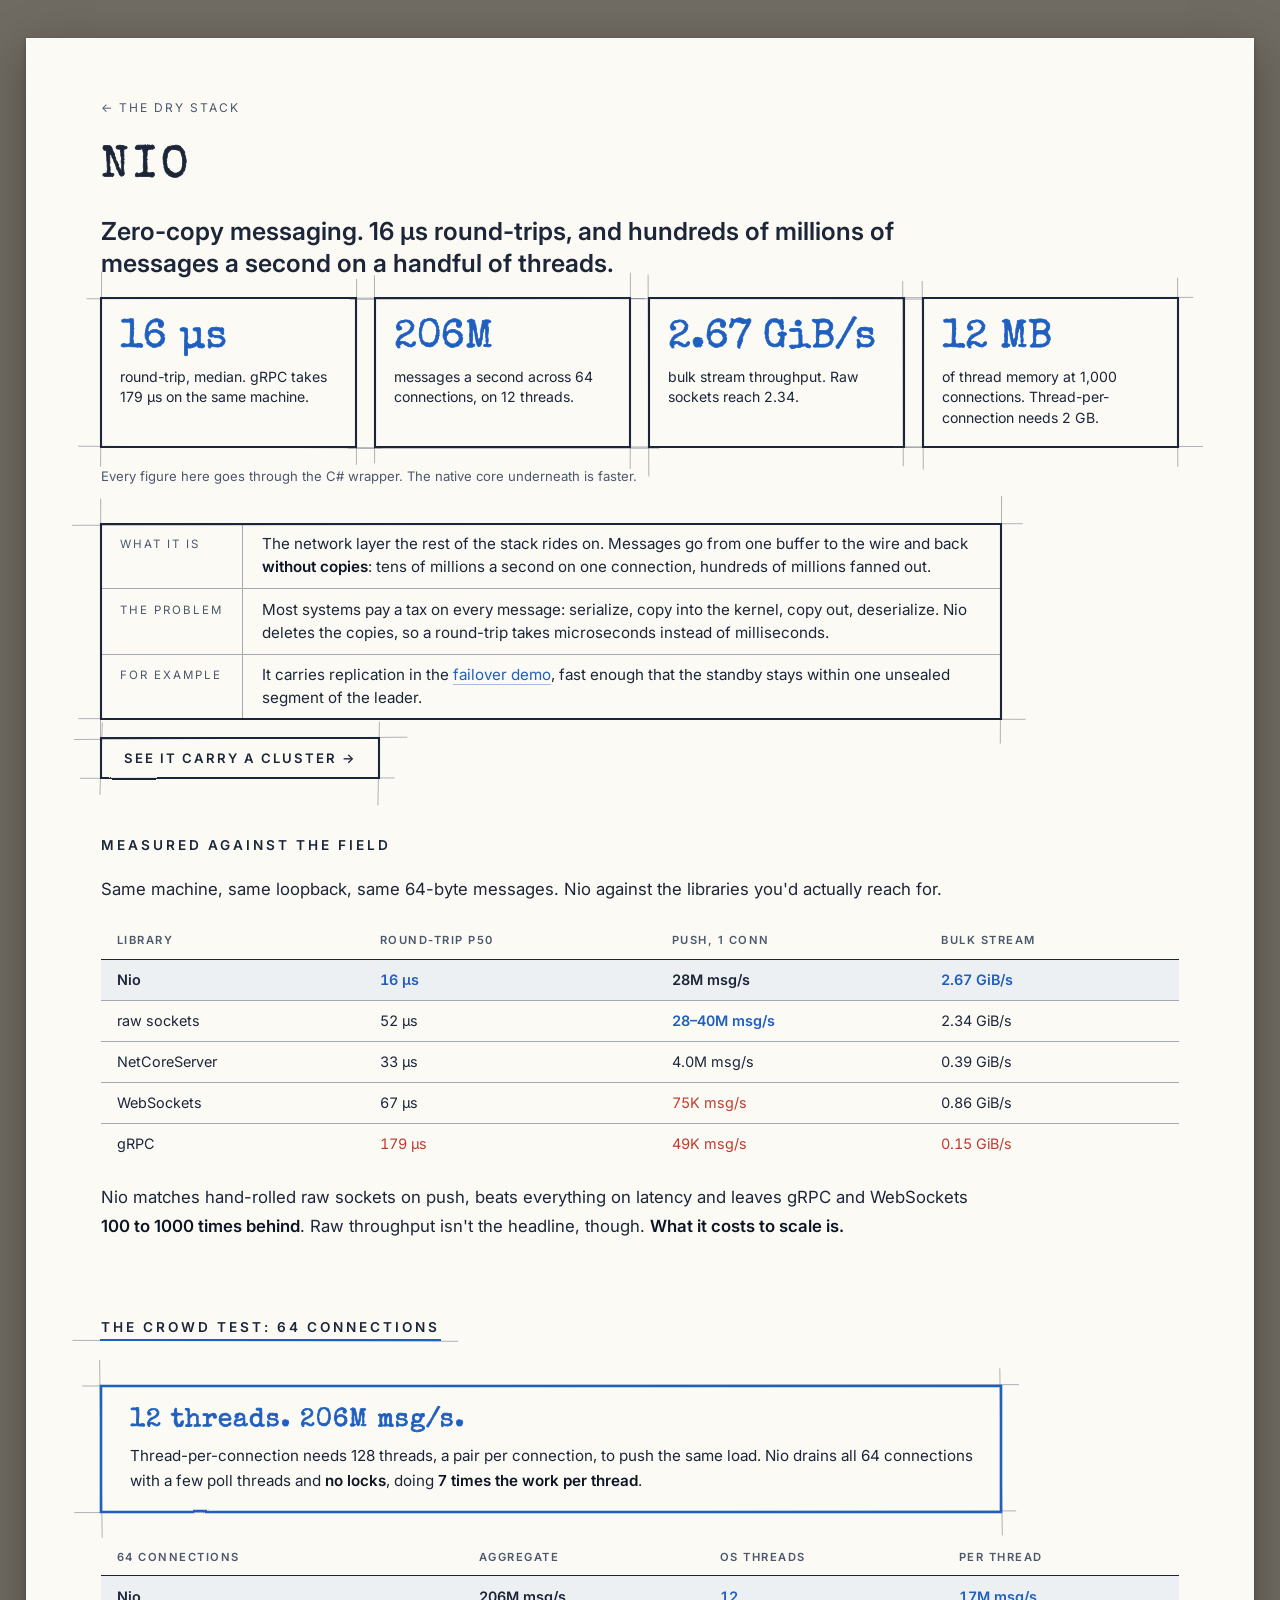
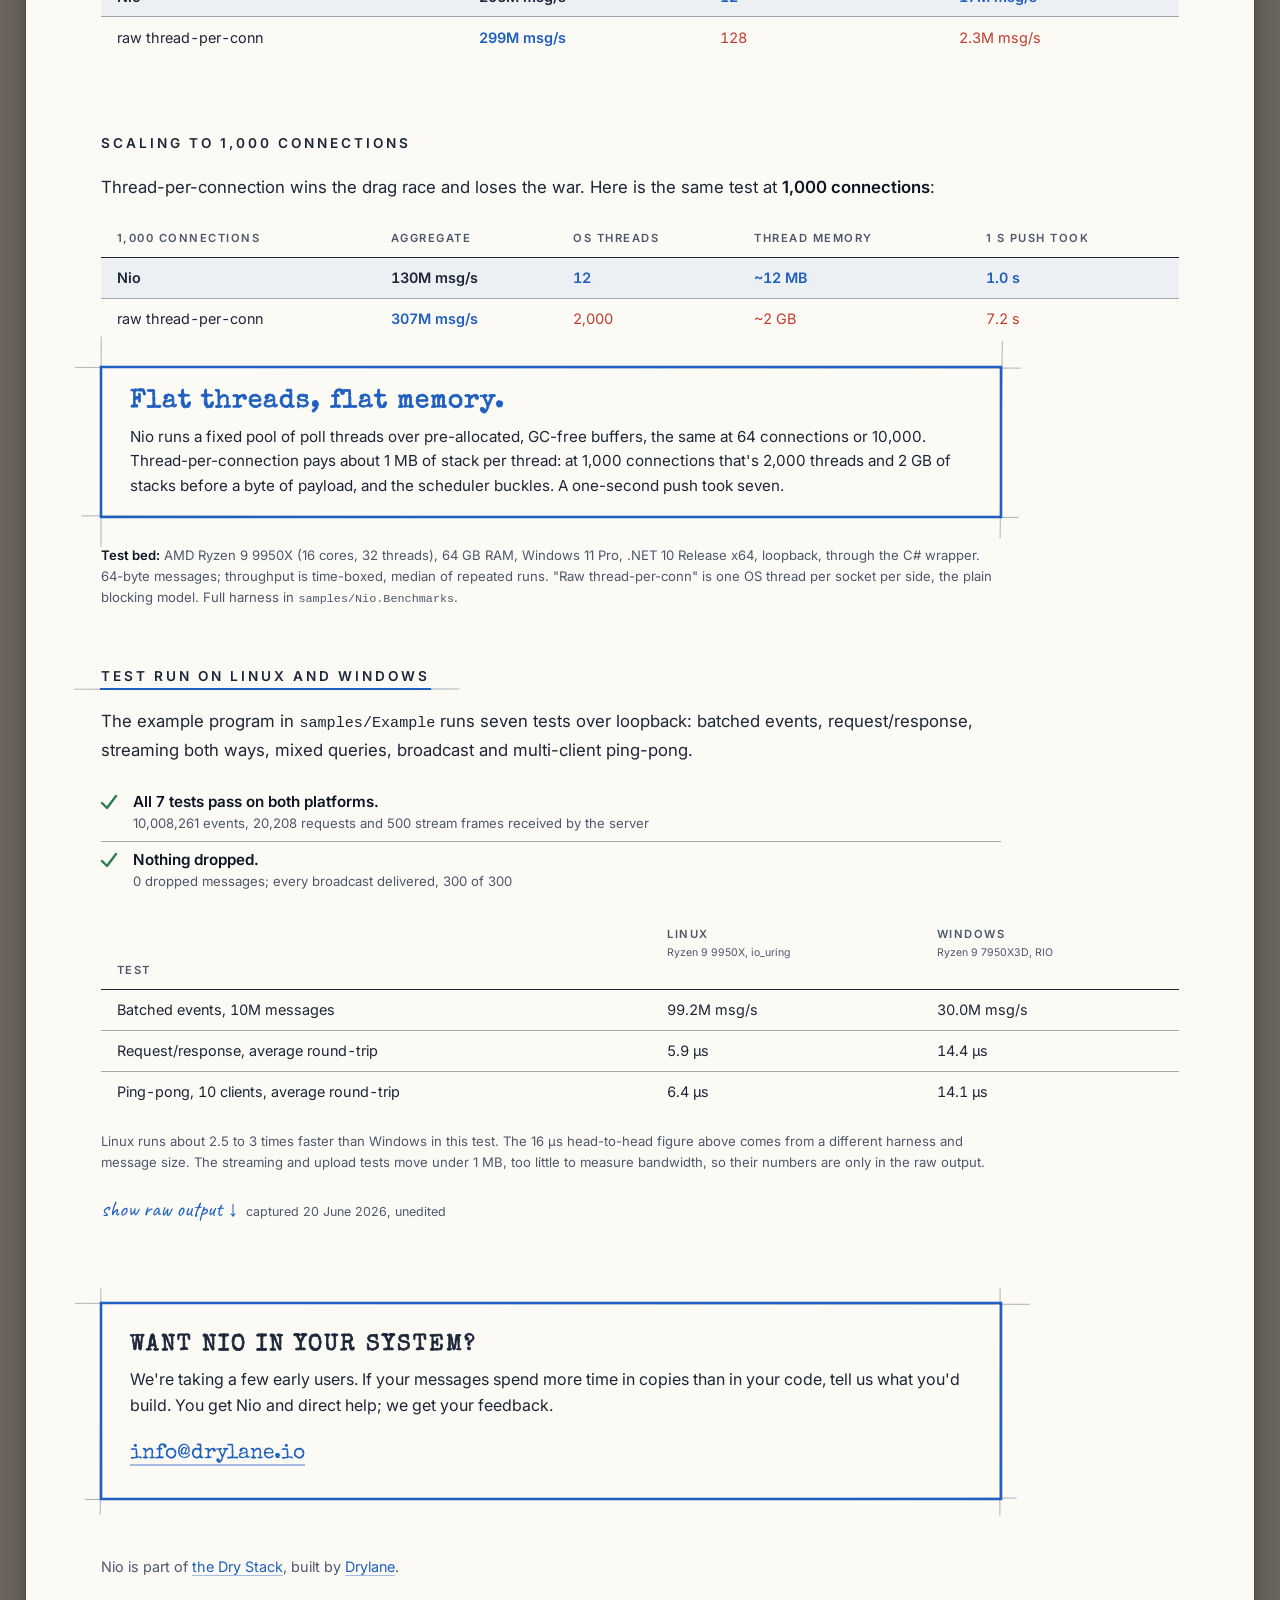
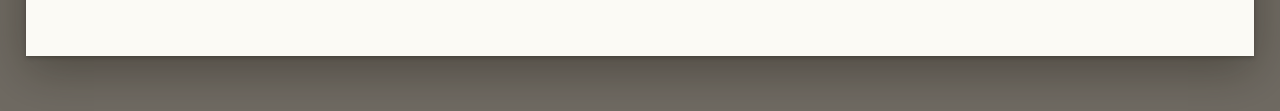
<file: nio.html>
<!DOCTYPE html>
<html lang="en">
<head>
    <meta charset="UTF-8">
    <meta name="viewport" content="width=device-width, initial-scale=1.0">
    <title>Nio, the Dry Stack network layer</title>
    <meta name="description" content="Zero-copy messaging. 16 µs round-trips, and hundreds of millions of messages a second on a handful of threads.">
    <meta property="og:type" content="website">
    <meta property="og:site_name" content="Drylane">
    <meta property="og:title" content="Nio, the Dry Stack network layer">
    <meta property="og:description" content="Zero-copy messaging. 16 µs round-trips, and hundreds of millions of messages a second on a handful of threads.">
    <meta property="og:url" content="https://drylane.io/nio.html">
    <meta property="og:image" content="https://drylane.io/img/og.png">
    <meta property="og:image:width" content="1200">
    <meta property="og:image:height" content="630">
    <meta name="twitter:card" content="summary_large_image">
    <link rel="icon" href="favicon.svg" type="image/svg+xml">
    <link rel="icon" href="favicon-32.png" sizes="32x32" type="image/png">
    <link rel="apple-touch-icon" href="apple-touch-icon.png">
    <script src="ink.js"></script>
    <link rel="preconnect" href="https://fonts.googleapis.com">
    <link rel="preconnect" href="https://fonts.gstatic.com" crossorigin>
    <link href="https://fonts.googleapis.com/css2?family=Special+Elite&family=Inter:wght@400;600&family=Caveat:wght@500;600&display=swap" rel="stylesheet">
    <link rel="stylesheet" href="site.css">
</head>
<body>
    <div class="sheet">
        <a class="back" href="stack.html">&larr; the Dry Stack</a>

        <h1>Nio</h1>
        <p class="tagline">Zero-copy messaging. 16&nbsp;&micro;s round-trips, and hundreds of millions of
            messages a second on a handful of threads.</p>

        <div class="proof">
            <a class="tile" href="#field" data-ink="box" data-reveal>
                <span class="big">16&nbsp;&micro;s</span>
                <span class="lbl">round-trip, median. gRPC takes 179&nbsp;&micro;s on the same machine.</span>
            </a>
            <a class="tile" href="#crowd" data-ink="box" data-reveal>
                <span class="big">206M</span>
                <span class="lbl">messages a second across 64 connections, on 12 threads.</span>
            </a>
            <a class="tile" href="#field" data-ink="box" data-reveal>
                <span class="big">2.67&nbsp;GiB/s</span>
                <span class="lbl">bulk stream throughput. Raw sockets reach 2.34.</span>
            </a>
            <a class="tile" href="#scale" data-ink="box" data-reveal>
                <span class="big">12&nbsp;MB</span>
                <span class="lbl">of thread memory at 1,000 connections. Thread-per-connection needs 2&nbsp;GB.</span>
            </a>
        </div>
        <p class="proof-note">Every figure here goes through the C# wrapper. The native core underneath
            is faster.</p>

        <dl class="spec" data-ink="box" data-reveal>
            <dt>What it is</dt>
            <dd>The network layer the rest of the stack rides on. Messages go from one buffer to the
                wire and back <strong>without copies</strong>: tens of millions a second on one
                connection, hundreds of millions fanned out.</dd>
            <dt>The problem</dt>
            <dd>Most systems pay a tax on every message: serialize, copy into the kernel, copy out,
                deserialize. Nio deletes the copies, so a round-trip takes microseconds instead of
                milliseconds.</dd>
            <dt>For example</dt>
            <dd>It carries replication in the <a href="https://chaos.drylane.io">failover demo</a>, fast
                enough that the standby stays within one unsealed segment of the leader.</dd>
        </dl>
        <a class="cta" href="https://chaos.drylane.io" data-ink="box" data-reveal>See it carry a cluster &rarr;</a>

        <div class="section-wrap" id="field"><span class="section-label" data-ink="u" data-reveal>Measured against the field</span></div>
        <p class="lede">Same machine, same loopback, same 64-byte messages. Nio against the libraries
            you'd actually reach for.</p>
        <div class="tbl">
            <table class="cmp">
                <thead>
                    <tr><th>Library</th><th>Round-trip p50</th><th>Push, 1 conn</th><th>Bulk stream</th></tr>
                </thead>
                <tbody>
                    <tr class="me"><td>Nio</td><td class="win">16&nbsp;&micro;s</td><td>28M&nbsp;msg/s</td><td class="win">2.67&nbsp;GiB/s</td></tr>
                    <tr><td>raw sockets</td><td>52&nbsp;&micro;s</td><td class="win">28&ndash;40M&nbsp;msg/s</td><td>2.34&nbsp;GiB/s</td></tr>
                    <tr><td>NetCoreServer</td><td>33&nbsp;&micro;s</td><td>4.0M&nbsp;msg/s</td><td>0.39&nbsp;GiB/s</td></tr>
                    <tr><td>WebSockets</td><td>67&nbsp;&micro;s</td><td class="lose">75K&nbsp;msg/s</td><td>0.86&nbsp;GiB/s</td></tr>
                    <tr><td>gRPC</td><td class="lose">179&nbsp;&micro;s</td><td class="lose">49K&nbsp;msg/s</td><td class="lose">0.15&nbsp;GiB/s</td></tr>
                </tbody>
            </table>
        </div>
        <p class="lede">Nio matches hand-rolled raw sockets on push, beats everything on latency and
            leaves gRPC and WebSockets <strong>100 to 1000 times behind</strong>. Raw throughput isn't
            the headline, though. <strong>What it costs to scale is.</strong></p>

        <div class="section-wrap" id="crowd"><span class="section-label" data-ink="u" data-reveal>The crowd test: 64 connections</span></div>
        <div class="callout" data-ink="box2" data-reveal>
            <span class="big">12 threads. 206M msg/s.</span>
            Thread-per-connection needs 128 threads, a pair per connection, to push the same load. Nio
            drains all 64 connections with a few poll threads and <strong>no locks</strong>, doing
            <strong>7 times the work per thread</strong>.
        </div>
        <div class="tbl">
            <table class="cmp">
                <thead>
                    <tr><th>64 connections</th><th>Aggregate</th><th>OS threads</th><th>Per thread</th></tr>
                </thead>
                <tbody>
                    <tr class="me"><td>Nio</td><td>206M&nbsp;msg/s</td><td class="win">12</td><td class="win">17M&nbsp;msg/s</td></tr>
                    <tr><td>raw thread-per-conn</td><td class="win">299M&nbsp;msg/s</td><td class="lose">128</td><td class="lose">2.3M&nbsp;msg/s</td></tr>
                </tbody>
            </table>
        </div>

        <div class="section-wrap" id="scale"><span class="section-label" data-ink="u" data-reveal>Scaling to 1,000 connections</span></div>
        <p class="lede">Thread-per-connection wins the drag race and loses the war. Here is the same test
            at <strong>1,000 connections</strong>:</p>
        <div class="tbl">
            <table class="cmp">
                <thead>
                    <tr><th>1,000 connections</th><th>Aggregate</th><th>OS threads</th><th>Thread memory</th><th>1 s push took</th></tr>
                </thead>
                <tbody>
                    <tr class="me"><td>Nio</td><td>130M&nbsp;msg/s</td><td class="win">12</td><td class="win">~12&nbsp;MB</td><td class="win">1.0&nbsp;s</td></tr>
                    <tr><td>raw thread-per-conn</td><td class="win">307M&nbsp;msg/s</td><td class="lose">2,000</td><td class="lose">~2&nbsp;GB</td><td class="lose">7.2&nbsp;s</td></tr>
                </tbody>
            </table>
        </div>
        <div class="callout" data-ink="box2" data-reveal>
            <span class="big">Flat threads, flat memory.</span>
            Nio runs a fixed pool of poll threads over pre-allocated, GC-free buffers, the same at 64
            connections or 10,000. Thread-per-connection pays about 1&nbsp;MB of stack per thread: at
            1,000 connections that's 2,000 threads and 2&nbsp;GB of stacks before a byte of payload,
            and the scheduler buckles. A one-second push took seven.
        </div>
        <p class="fine"><strong>Test bed:</strong> AMD Ryzen&nbsp;9&nbsp;9950X (16 cores, 32 threads),
            64&nbsp;GB RAM, Windows&nbsp;11 Pro, .NET&nbsp;10 Release x64, loopback, through the C#
            wrapper. 64-byte messages; throughput is time-boxed, median of repeated runs.
            "Raw thread-per-conn" is one OS thread per socket per side, the plain blocking model. Full
            harness in <code>samples/Nio.Benchmarks</code>.</p>

        <div class="section-wrap"><span class="section-label" data-ink="u" data-reveal>Test run on Linux and Windows</span></div>
        <p class="lede">The example program in <code>samples/Example</code> runs seven tests over
            loopback: batched events, request/response, streaming both ways, mixed queries, broadcast
            and multi-client ping-pong.</p>
        <ul class="checks" data-reveal>
            <li><svg viewBox="0 0 16 16"><path class="pen" style="--d:.1s" d="M1 9 L6 14 L15 2"/></svg>
                <span><strong>All 7 tests pass on both platforms.</strong><span class="res">10,008,261 events, 20,208 requests and 500 stream frames received by the server</span></span></li>
            <li><svg viewBox="0 0 16 16"><path class="pen" style="--d:.25s" d="M1 9 L6 14 L15 2"/></svg>
                <span><strong>Nothing dropped.</strong><span class="res">0 dropped messages; every broadcast delivered, 300 of 300</span></span></li>
        </ul>
        <div class="tbl">
            <table class="cmp">
                <thead>
                    <tr><th>Test</th><th>Linux<span class="sub">Ryzen 9 9950X, io_uring</span></th><th>Windows<span class="sub">Ryzen 9 7950X3D, RIO</span></th></tr>
                </thead>
                <tbody>
                    <tr><td>Batched events, 10M messages</td><td>99.2M&nbsp;msg/s</td><td>30.0M&nbsp;msg/s</td></tr>
                    <tr><td>Request/response, average round-trip</td><td>5.9&nbsp;&micro;s</td><td>14.4&nbsp;&micro;s</td></tr>
                    <tr><td>Ping-pong, 10 clients, average round-trip</td><td>6.4&nbsp;&micro;s</td><td>14.1&nbsp;&micro;s</td></tr>
                </tbody>
            </table>
        </div>
        <p class="fine">Linux runs about 2.5 to 3 times faster than Windows in this test. The 16&nbsp;&micro;s
            head-to-head figure above comes from a different harness and message size. The streaming and
            upload tests move under 1&nbsp;MB, too little to measure bandwidth, so their numbers are only in
            the raw output.</p>
        <details class="raw" data-log="logs/nio-example.txt">
            <summary>show raw output &darr;<span class="when">captured 20 June 2026, unedited</span></summary>
        </details>

        <div class="contact" data-ink="box2" data-reveal>
            <span class="contact-h">Want Nio in your system?</span>
            <p>We're taking a few early users. If your messages spend more time in copies than in your
                code, tell us what you'd build. You get Nio and direct help; we get your feedback.</p>
            <a class="contact-mail" href="mailto:info@drylane.io">info@drylane.io</a>
        </div>

        <div class="foot">Nio is part of <a href="stack.html">the Dry Stack</a>, built by
            <a href="about.html">Drylane</a>.</div>
    </div>

    <script src="logs.js"></script>
</body>
</html>
</file>
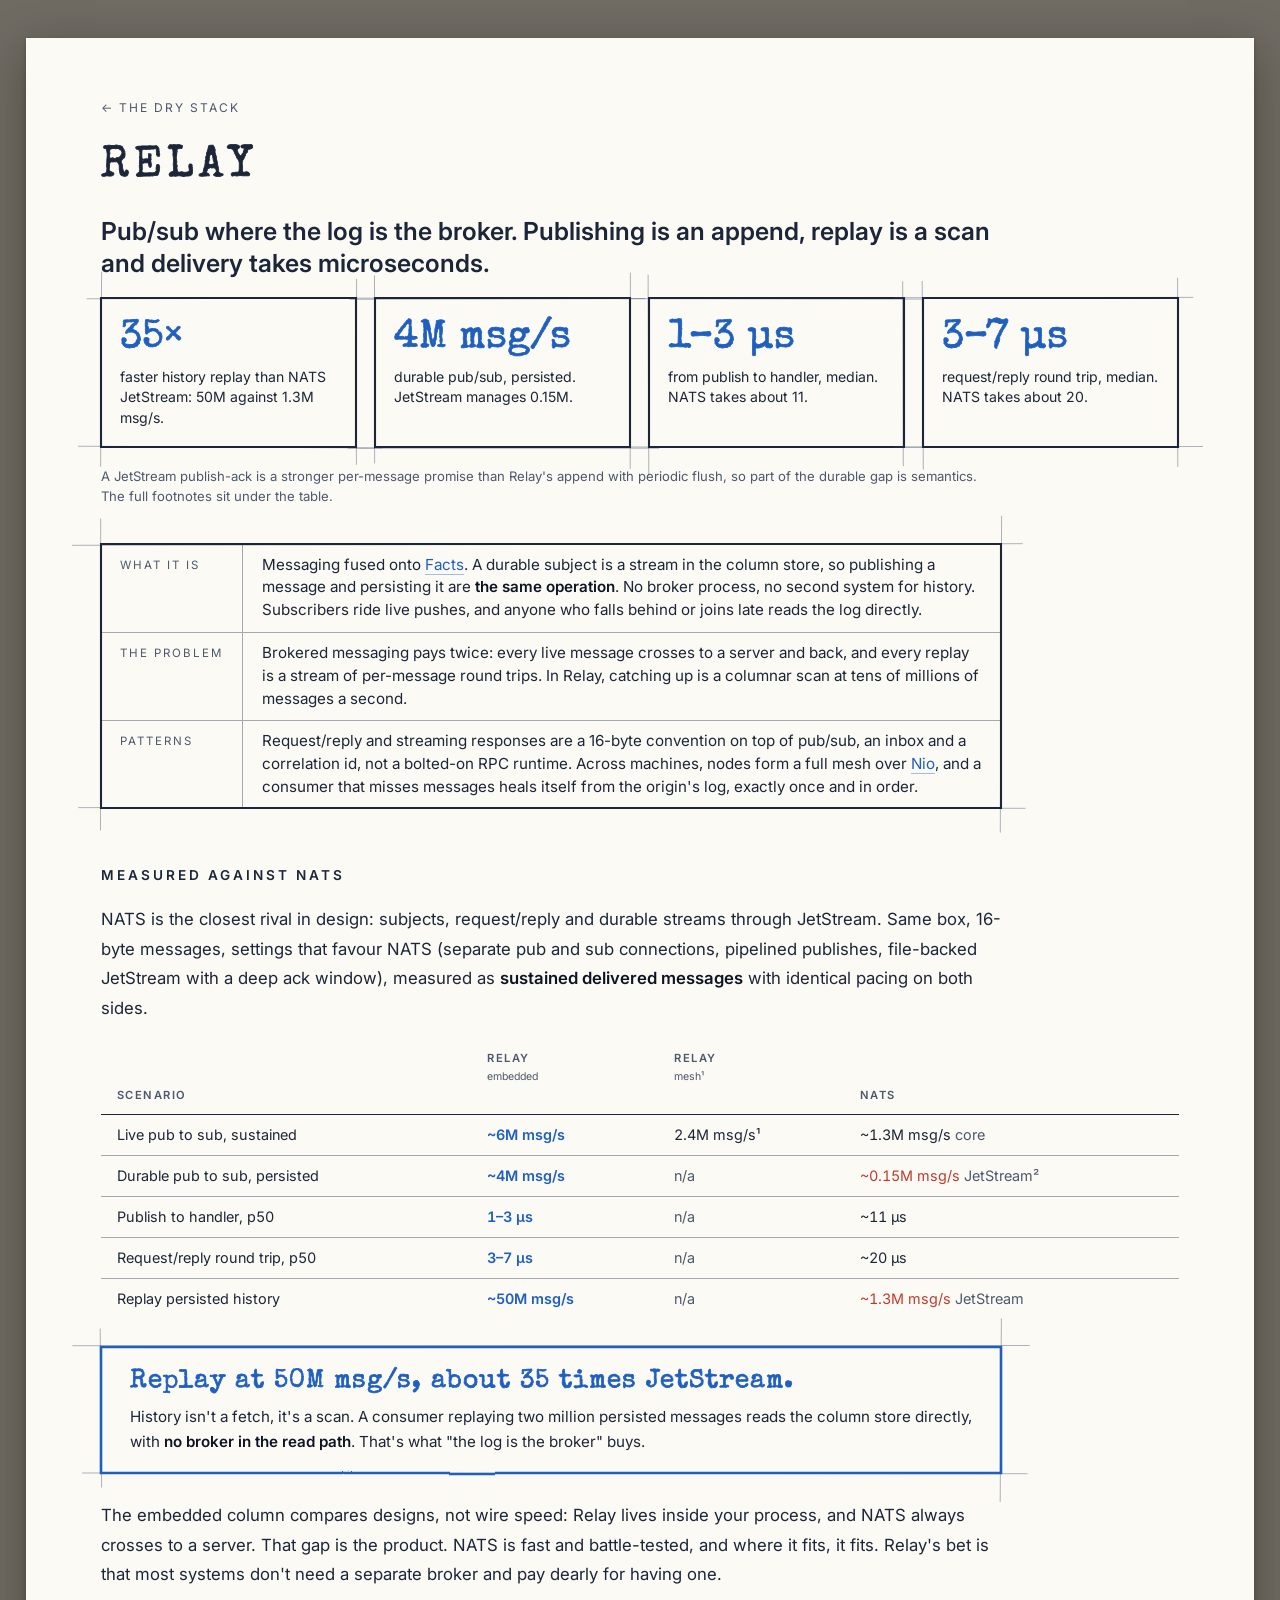
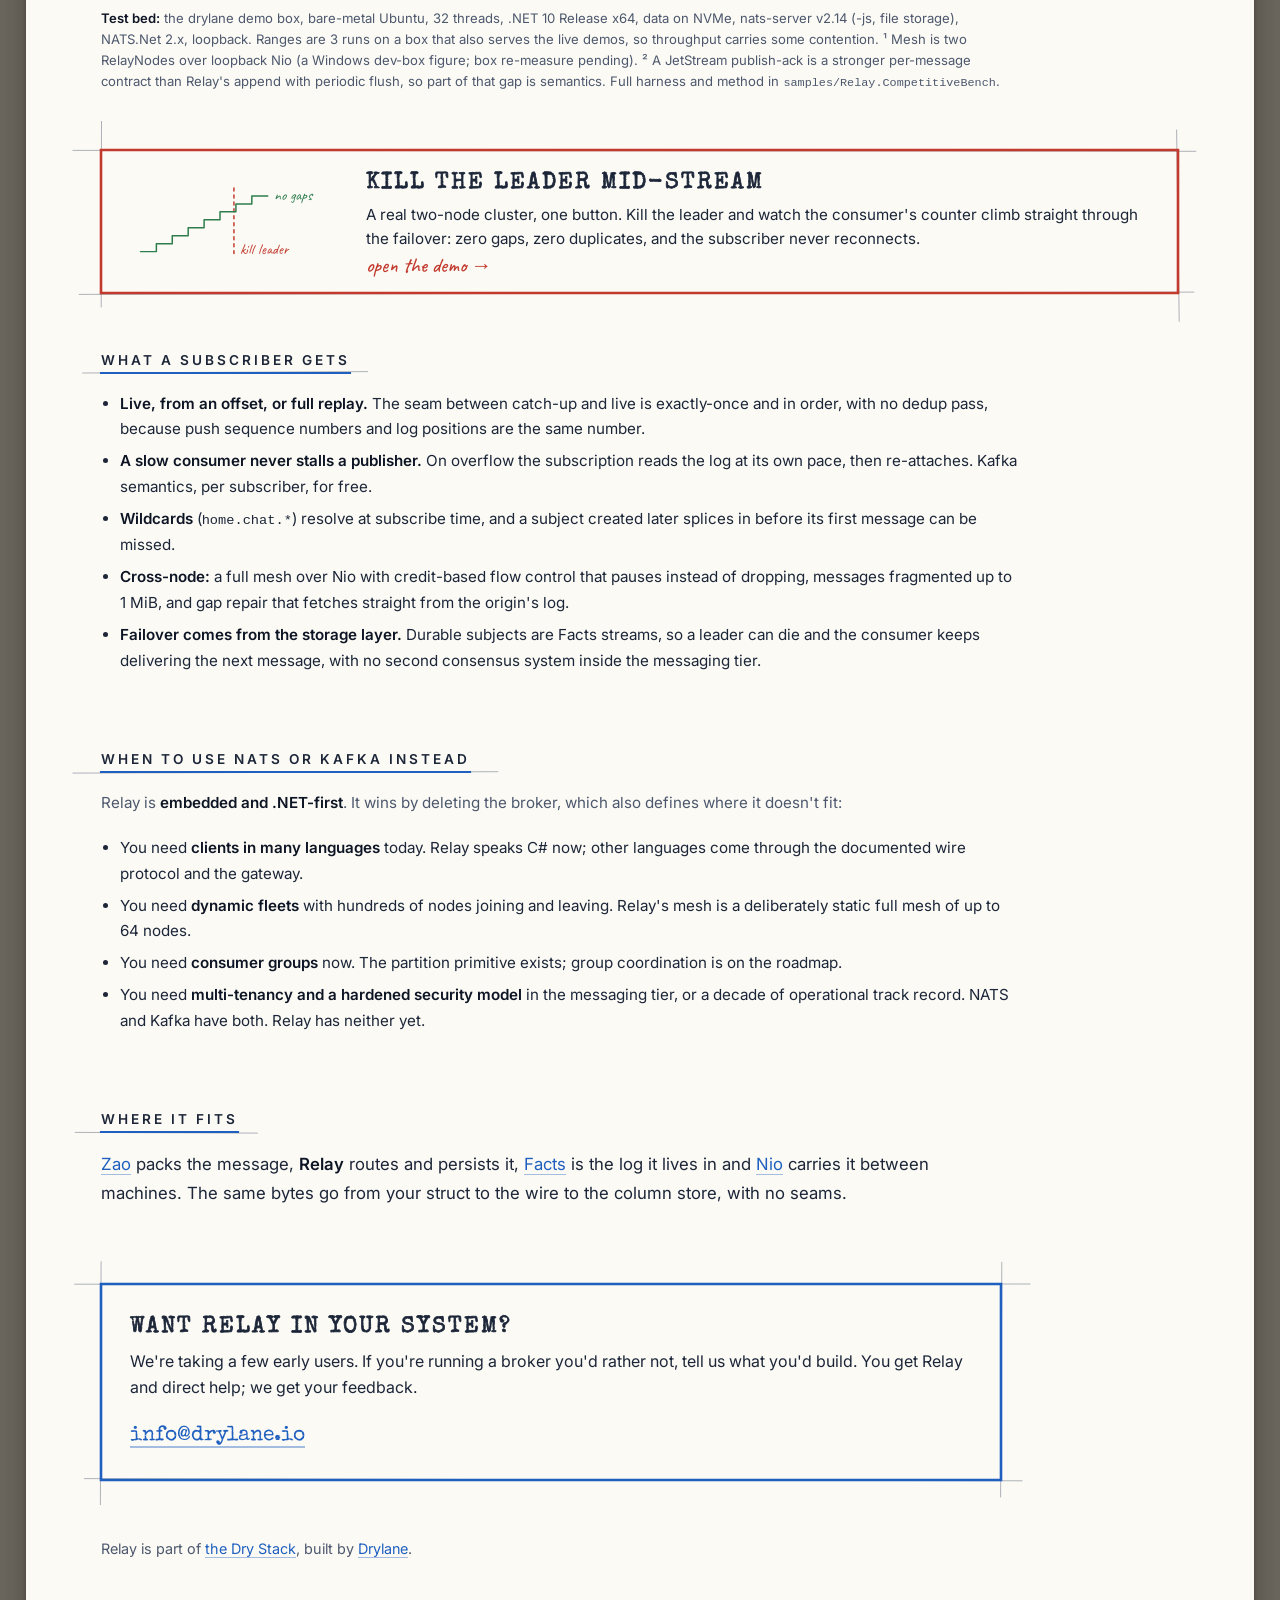
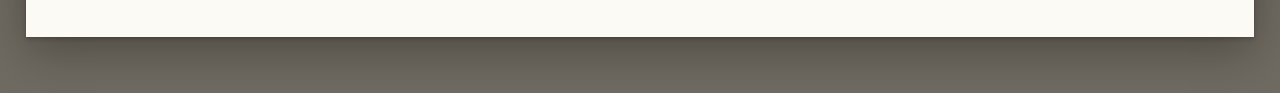
<file: relay.html>
<!DOCTYPE html>
<html lang="en">
<head>
    <meta charset="UTF-8">
    <meta name="viewport" content="width=device-width, initial-scale=1.0">
    <title>Relay, pub/sub on the Dry Stack</title>
    <meta name="description" content="Pub/sub where the log is the broker. Publishing is an append, replay is a scan and delivery takes microseconds.">
    <meta property="og:type" content="website">
    <meta property="og:site_name" content="Drylane">
    <meta property="og:title" content="Relay, pub/sub on the Dry Stack">
    <meta property="og:description" content="Pub/sub where the log is the broker. Publishing is an append, replay is a scan and delivery takes microseconds.">
    <meta property="og:url" content="https://drylane.io/relay.html">
    <meta property="og:image" content="https://drylane.io/img/og.png">
    <meta property="og:image:width" content="1200">
    <meta property="og:image:height" content="630">
    <meta name="twitter:card" content="summary_large_image">
    <link rel="icon" href="favicon.svg" type="image/svg+xml">
    <link rel="icon" href="favicon-32.png" sizes="32x32" type="image/png">
    <link rel="apple-touch-icon" href="apple-touch-icon.png">
    <script src="ink.js"></script>
    <link rel="preconnect" href="https://fonts.googleapis.com">
    <link rel="preconnect" href="https://fonts.gstatic.com" crossorigin>
    <link href="https://fonts.googleapis.com/css2?family=Special+Elite&family=Inter:wght@400;600&family=Caveat:wght@500;600&display=swap" rel="stylesheet">
    <link rel="stylesheet" href="site.css">
</head>
<body>
    <div class="sheet">
        <a class="back" href="stack.html">&larr; the Dry Stack</a>

        <h1>Relay</h1>
        <p class="tagline">Pub/sub where the log is the broker. Publishing is an append, replay is a
            scan and delivery takes microseconds.</p>

        <div class="proof">
            <a class="tile" href="#nats" data-ink="box" data-reveal>
                <span class="big">35&times;</span>
                <span class="lbl">faster history replay than NATS JetStream: 50M against 1.3M msg/s.</span>
            </a>
            <a class="tile" href="#nats" data-ink="box" data-reveal>
                <span class="big">4M&nbsp;msg/s</span>
                <span class="lbl">durable pub/sub, persisted. JetStream manages 0.15M.</span>
            </a>
            <a class="tile" href="#nats" data-ink="box" data-reveal>
                <span class="big">1&ndash;3&nbsp;&micro;s</span>
                <span class="lbl">from publish to handler, median. NATS takes about 11.</span>
            </a>
            <a class="tile" href="#nats" data-ink="box" data-reveal>
                <span class="big">3&ndash;7&nbsp;&micro;s</span>
                <span class="lbl">request/reply round trip, median. NATS takes about 20.</span>
            </a>
        </div>
        <p class="proof-note">A JetStream publish-ack is a stronger per-message promise than Relay's
            append with periodic flush, so part of the durable gap is semantics. The full footnotes sit
            under the table.</p>

        <dl class="spec" data-ink="box" data-reveal>
            <dt>What it is</dt>
            <dd>Messaging fused onto <a href="facts.html">Facts</a>. A durable subject is a stream in
                the column store, so publishing a message and persisting it are <strong>the same
                operation</strong>. No broker process, no second system for history. Subscribers ride
                live pushes, and anyone who falls behind or joins late reads the log directly.</dd>
            <dt>The problem</dt>
            <dd>Brokered messaging pays twice: every live message crosses to a server and back, and
                every replay is a stream of per-message round trips. In Relay, catching up is a
                columnar scan at tens of millions of messages a second.</dd>
            <dt>Patterns</dt>
            <dd>Request/reply and streaming responses are a 16-byte convention on top of pub/sub, an
                inbox and a correlation id, not a bolted-on RPC runtime. Across machines, nodes form a
                full mesh over <a href="nio.html">Nio</a>, and a consumer that misses messages heals
                itself from the origin's log, exactly once and in order.</dd>
        </dl>

        <div class="section-wrap" id="nats"><span class="section-label" data-ink="u" data-reveal>Measured against NATS</span></div>
        <p class="lede">NATS is the closest rival in design: subjects, request/reply and durable
            streams through JetStream. Same box, 16-byte messages, settings that favour NATS (separate
            pub and sub connections, pipelined publishes, file-backed JetStream with a deep ack
            window), measured as <strong>sustained delivered messages</strong> with identical pacing on
            both sides.</p>
        <div class="tbl">
            <table class="cmp">
                <thead>
                    <tr><th>Scenario</th><th>Relay<span class="sub">embedded</span></th><th>Relay<span class="sub">mesh&sup1;</span></th><th>NATS</th></tr>
                </thead>
                <tbody>
                    <tr><td>Live pub to sub, sustained</td><td class="win">~6M&nbsp;msg/s</td><td>2.4M&nbsp;msg/s&sup1;</td><td>~1.3M&nbsp;msg/s <span class="muted">core</span></td></tr>
                    <tr><td>Durable pub to sub, persisted</td><td class="win">~4M&nbsp;msg/s</td><td class="muted">n/a</td><td class="lose">~0.15M&nbsp;msg/s <span class="muted">JetStream&sup2;</span></td></tr>
                    <tr><td>Publish to handler, p50</td><td class="win">1&ndash;3&nbsp;&micro;s</td><td class="muted">n/a</td><td>~11&nbsp;&micro;s</td></tr>
                    <tr><td>Request/reply round trip, p50</td><td class="win">3&ndash;7&nbsp;&micro;s</td><td class="muted">n/a</td><td>~20&nbsp;&micro;s</td></tr>
                    <tr><td>Replay persisted history</td><td class="win">~50M&nbsp;msg/s</td><td class="muted">n/a</td><td class="lose">~1.3M&nbsp;msg/s <span class="muted">JetStream</span></td></tr>
                </tbody>
            </table>
        </div>
        <div class="callout" data-ink="box2" data-reveal>
            <span class="big">Replay at 50M msg/s, about 35 times JetStream.</span>
            History isn't a fetch, it's a scan. A consumer replaying two million persisted messages
            reads the column store directly, with <strong>no broker in the read path</strong>. That's
            what "the log is the broker" buys.
        </div>
        <p class="lede">The embedded column compares designs, not wire speed: Relay lives inside your
            process, and NATS always crosses to a server. That gap is the product. NATS is fast and
            battle-tested, and where it fits, it fits. Relay's bet is that most systems don't need a
            separate broker and pay dearly for having one.</p>
        <p class="fine"><strong>Test bed:</strong> the drylane demo box, bare-metal Ubuntu, 32 threads,
            .NET&nbsp;10 Release x64, data on NVMe, nats-server v2.14 (-js, file storage), NATS.Net 2.x,
            loopback. Ranges are 3 runs on a box that also serves the live demos, so throughput carries
            some contention. &sup1;&nbsp;Mesh is two RelayNodes over loopback Nio (a Windows dev-box
            figure; box re-measure pending). &sup2;&nbsp;A JetStream publish-ack is a stronger
            per-message contract than Relay's append with periodic flush, so part of that gap is
            semantics. Full harness and method in <code>samples/Relay.CompetitiveBench</code>.</p>

        <a class="breakit" href="https://relay.drylane.io" data-ink="boxr" data-reveal>
            <svg class="sketch" viewBox="0 0 200 76" preserveAspectRatio="xMidYMid meet" aria-hidden="true">
                <path class="s r dash fade" style="--d:.1s" d="M100 4 V72"/>
                <text x="106" y="70" class="fade" style="--d:.2s">kill leader</text>
                <path class="s g pen" style="--d:.3s" d="M6 68 H22 V60 H38 V52 H54 V44 H70 V36 H86 V28 H102 V20 H118 V12 H134"/>
                <text x="140" y="16" class="fade" style="--d:1s;fill:var(--green)">no gaps</text>
            </svg>
            <span class="breakit-text">
                <span class="breakit-h">Kill the leader mid-stream</span>
                <span class="breakit-p">A real two-node cluster, one button. Kill the leader and watch the
                    consumer's counter climb straight through the failover: zero gaps, zero duplicates,
                    and the subscriber never reconnects.</span>
                <span class="note breakit-go">open the demo &rarr;</span>
            </span>
        </a>

        <div class="section-wrap"><span class="section-label" data-ink="u" data-reveal>What a subscriber gets</span></div>
        <ul class="plain">
            <li><strong>Live, from an offset, or full replay.</strong> The seam between catch-up and live
                is exactly-once and in order, with no dedup pass, because push sequence numbers and log
                positions are the same number.</li>
            <li><strong>A slow consumer never stalls a publisher.</strong> On overflow the subscription
                reads the log at its own pace, then re-attaches. Kafka semantics, per subscriber, for
                free.</li>
            <li><strong>Wildcards</strong> (<code>home.chat.*</code>) resolve at subscribe time, and a
                subject created later splices in before its first message can be missed.</li>
            <li><strong>Cross-node:</strong> a full mesh over Nio with credit-based flow control that
                pauses instead of dropping, messages fragmented up to 1&nbsp;MiB, and gap repair that
                fetches straight from the origin's log.</li>
            <li><strong>Failover comes from the storage layer.</strong> Durable subjects are Facts
                streams, so a leader can die and the consumer keeps delivering the next message, with no
                second consensus system inside the messaging tier.</li>
        </ul>

        <div class="section-wrap"><span class="section-label" data-ink="u" data-reveal>When to use NATS or Kafka instead</span></div>
        <p class="sub">Relay is <strong>embedded and .NET-first</strong>. It wins by deleting the broker,
            which also defines where it doesn't fit:</p>
        <ul class="plain">
            <li>You need <strong>clients in many languages</strong> today. Relay speaks C# now; other
                languages come through the documented wire protocol and the gateway.</li>
            <li>You need <strong>dynamic fleets</strong> with hundreds of nodes joining and leaving.
                Relay's mesh is a deliberately static full mesh of up to 64 nodes.</li>
            <li>You need <strong>consumer groups</strong> now. The partition primitive exists; group
                coordination is on the roadmap.</li>
            <li>You need <strong>multi-tenancy and a hardened security model</strong> in the messaging
                tier, or a decade of operational track record. NATS and Kafka have both. Relay has
                neither yet.</li>
        </ul>

        <div class="section-wrap"><span class="section-label" data-ink="u" data-reveal>Where it fits</span></div>
        <p class="lede"><a href="zao.html">Zao</a> packs the message, <strong>Relay</strong> routes and
            persists it, <a href="facts.html">Facts</a> is the log it lives in and
            <a href="nio.html">Nio</a> carries it between machines. The same bytes go from your struct
            to the wire to the column store, with no seams.</p>

        <div class="contact" data-ink="box2" data-reveal>
            <span class="contact-h">Want Relay in your system?</span>
            <p>We're taking a few early users. If you're running a broker you'd rather not, tell us
                what you'd build. You get Relay and direct help; we get your feedback.</p>
            <a class="contact-mail" href="mailto:info@drylane.io">info@drylane.io</a>
        </div>

        <div class="foot">Relay is part of <a href="stack.html">the Dry Stack</a>, built by
            <a href="about.html">Drylane</a>.</div>
    </div>
</body>
</html>
</file>
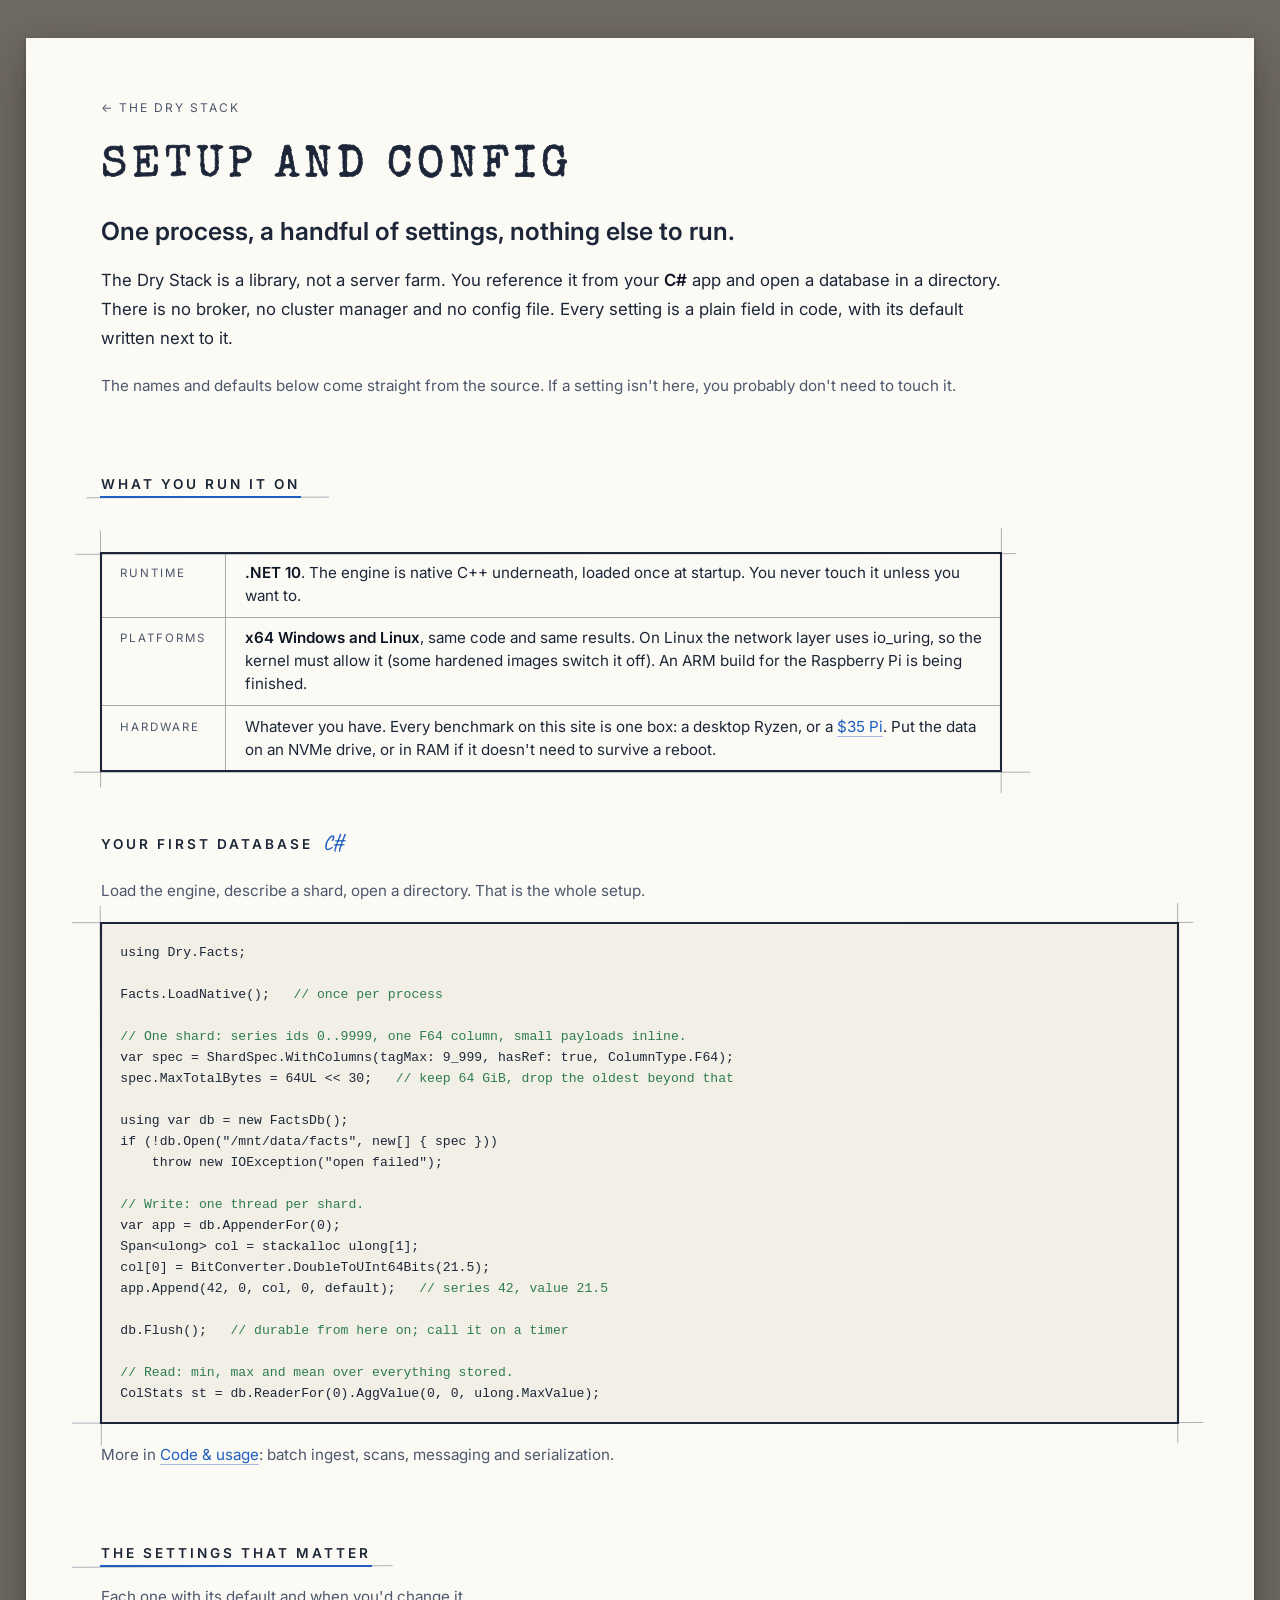
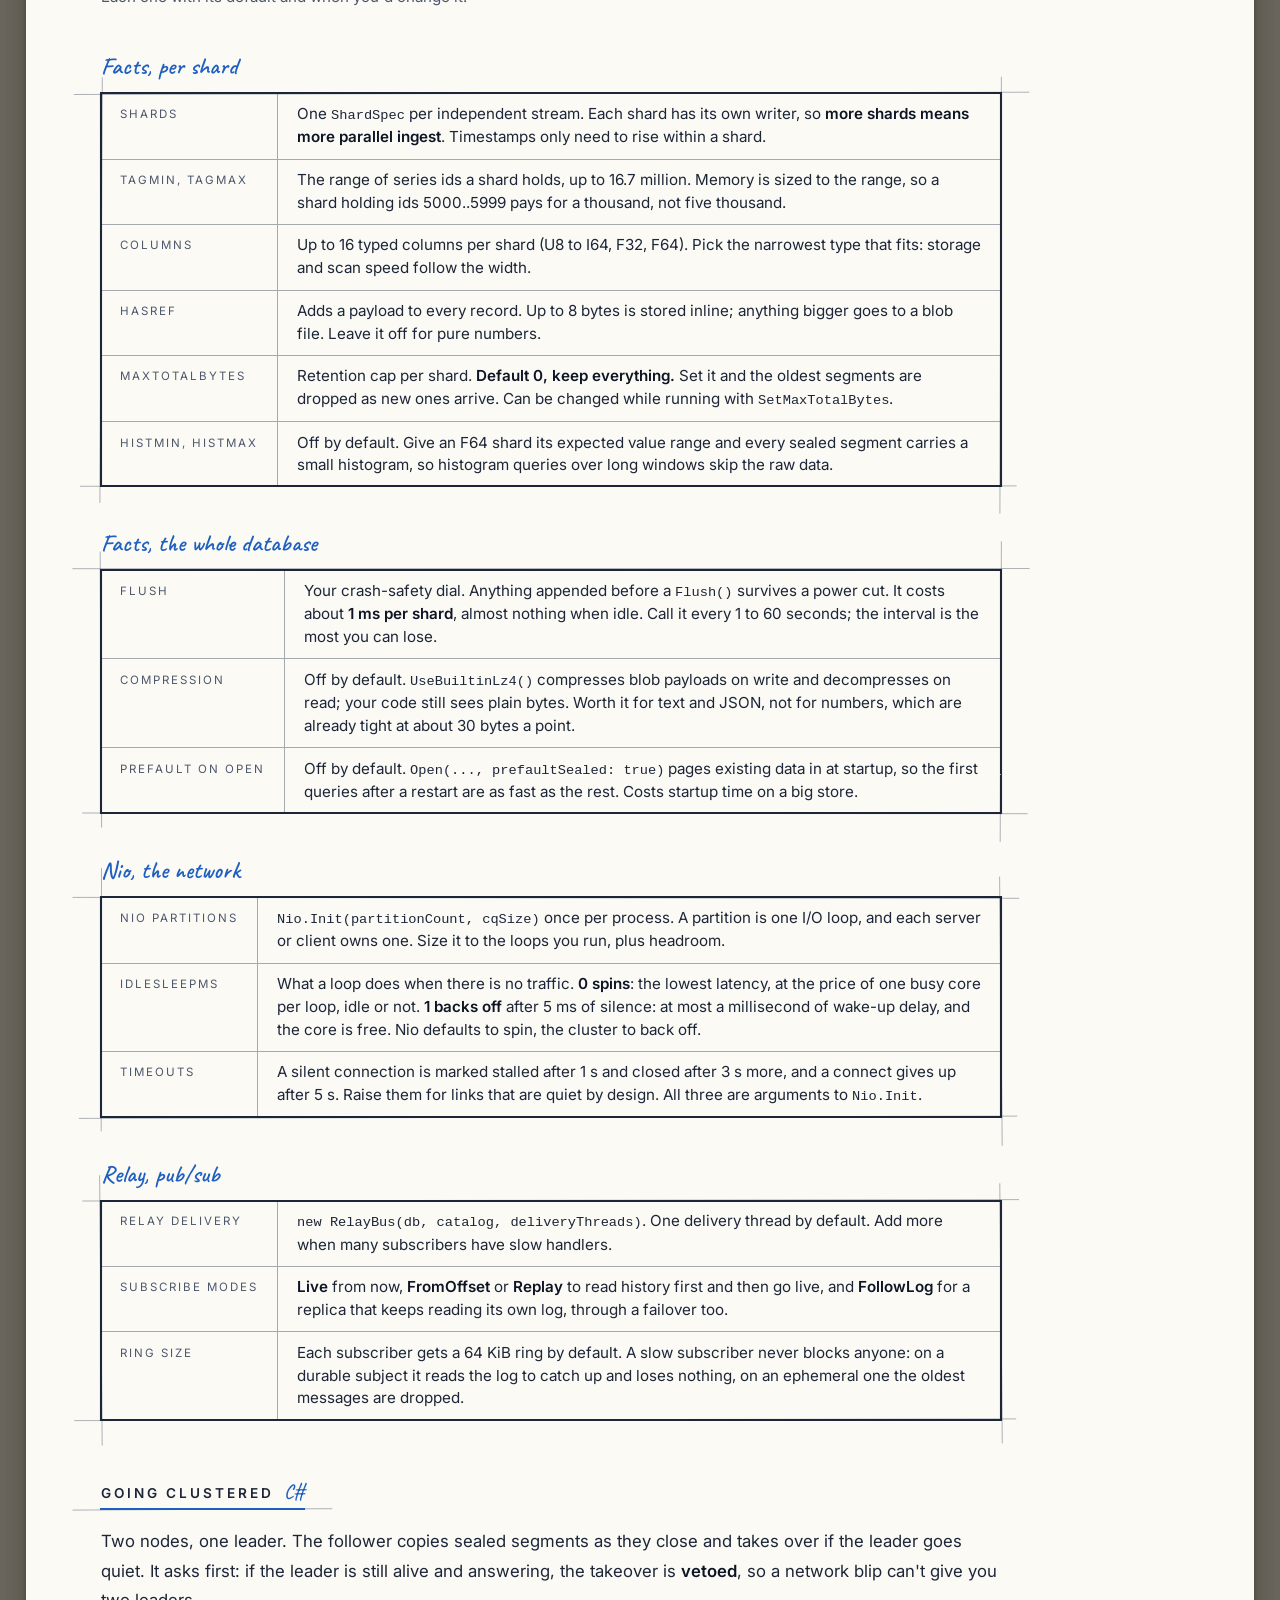
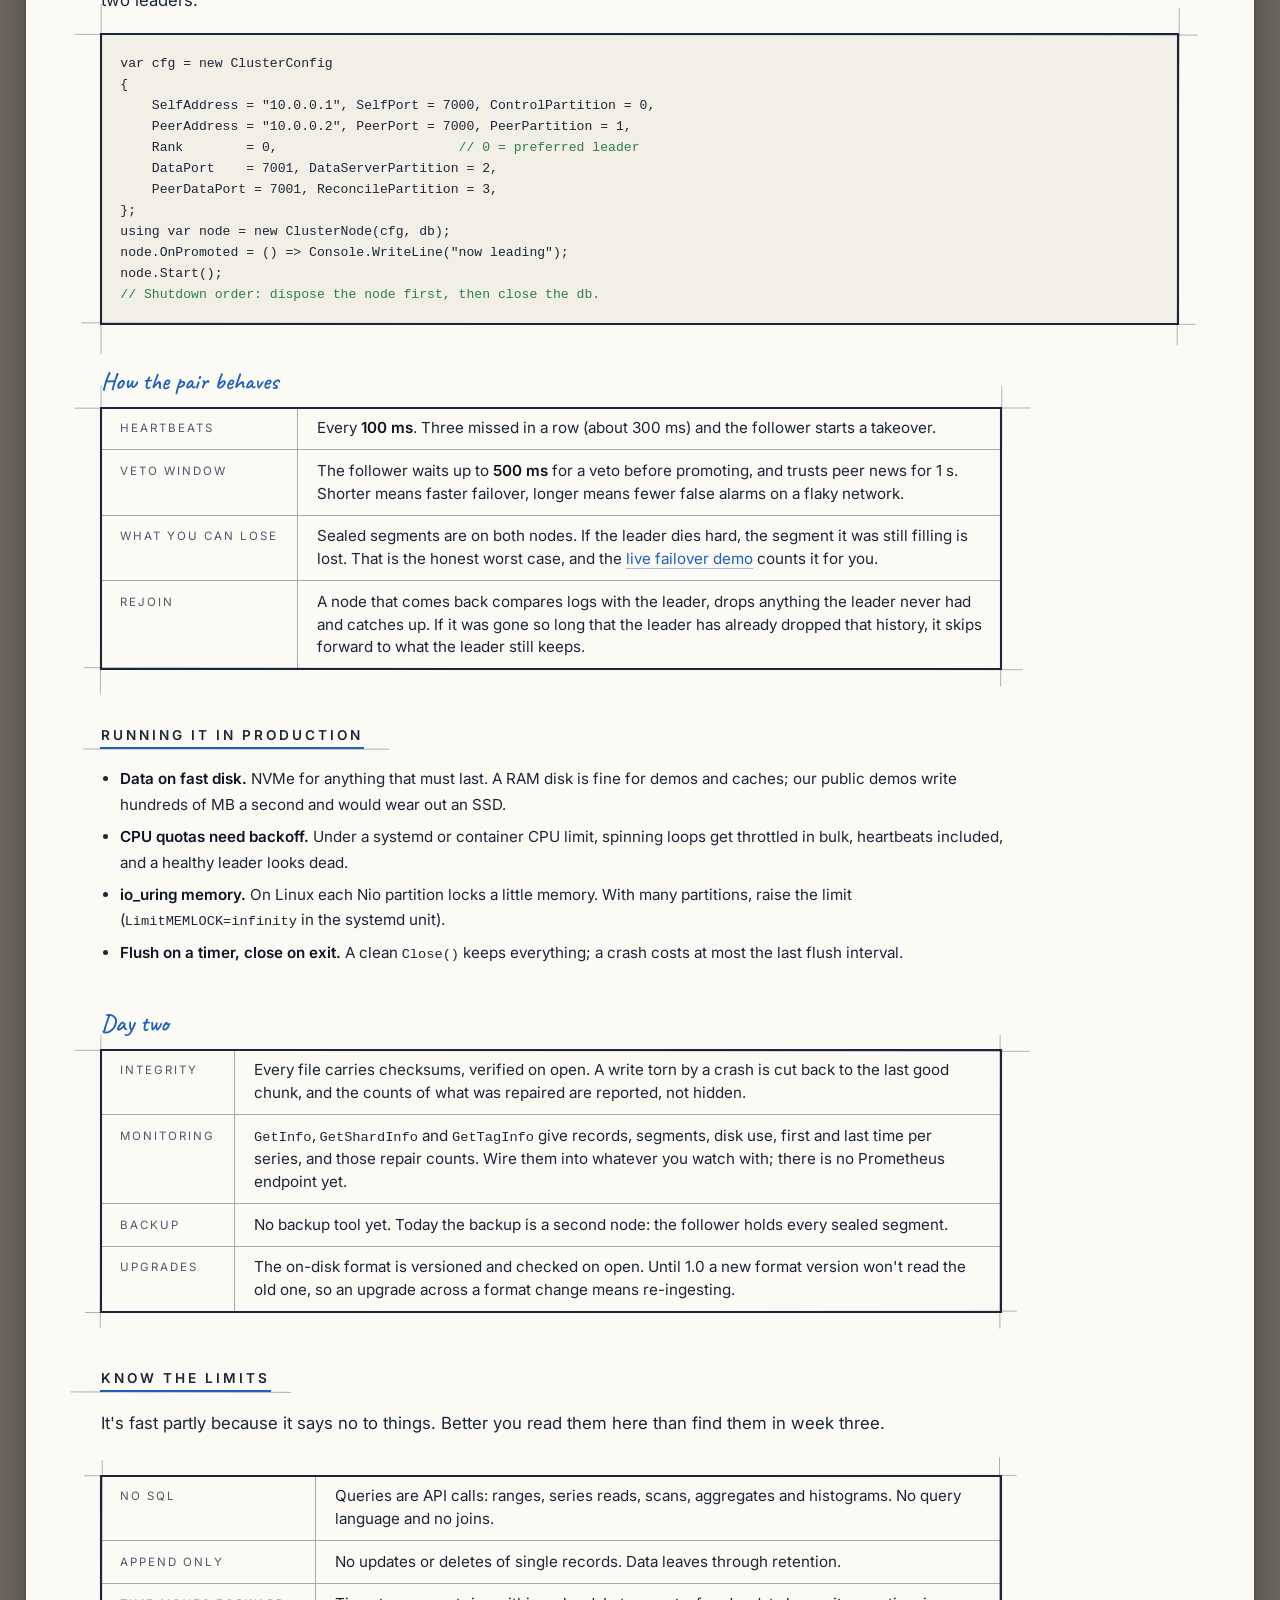
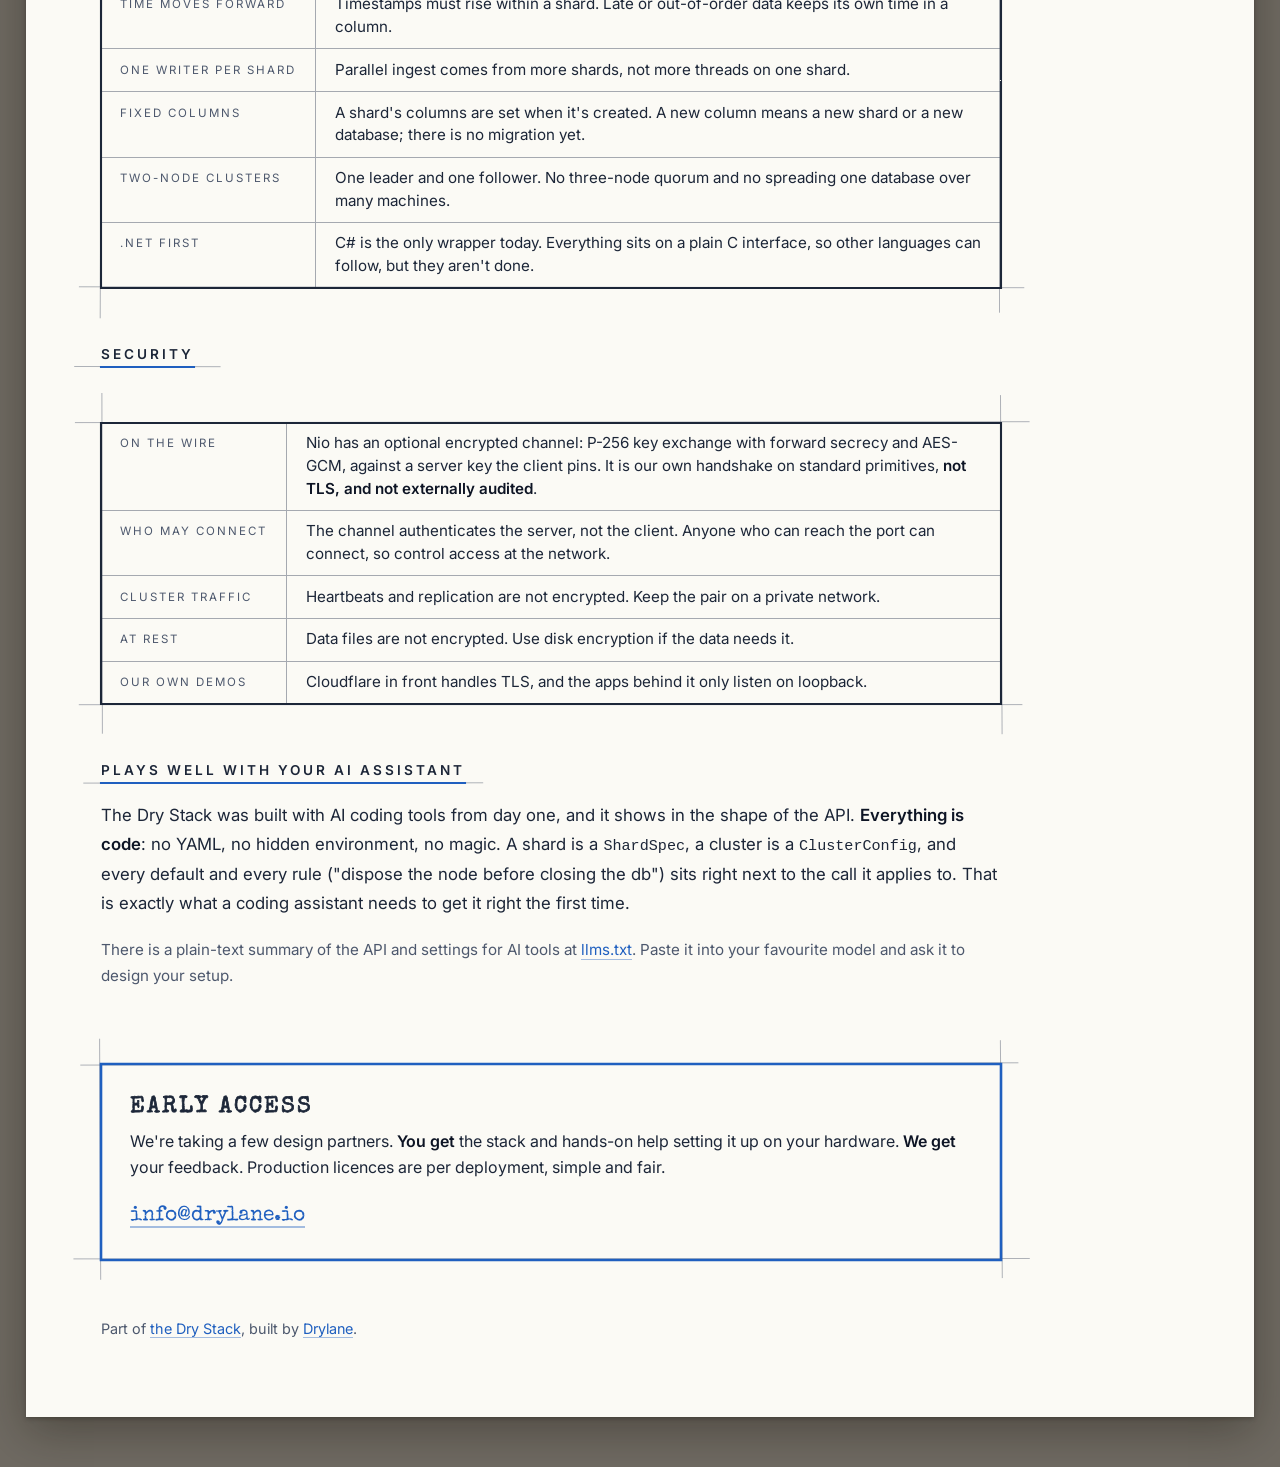
<file: setup.html>
<!DOCTYPE html>
<html lang="en">
<head>
    <meta charset="UTF-8">
    <meta name="viewport" content="width=device-width, initial-scale=1.0">
    <title>Setup and config, the Dry Stack</title>
    <meta name="description" content="One process, a handful of settings, nothing else to run. Requirements, a first database and every setting that matters.">
    <meta property="og:type" content="website">
    <meta property="og:site_name" content="Drylane">
    <meta property="og:title" content="Setup and config, the Dry Stack">
    <meta property="og:description" content="One process, a handful of settings, nothing else to run. Requirements, a first database and every setting that matters.">
    <meta property="og:url" content="https://drylane.io/setup.html">
    <meta property="og:image" content="https://drylane.io/img/og.png">
    <meta property="og:image:width" content="1200">
    <meta property="og:image:height" content="630">
    <meta name="twitter:card" content="summary_large_image">
    <link rel="icon" href="favicon.svg" type="image/svg+xml">
    <link rel="icon" href="favicon-32.png" sizes="32x32" type="image/png">
    <link rel="apple-touch-icon" href="apple-touch-icon.png">
    <script src="ink.js"></script>
    <link rel="preconnect" href="https://fonts.googleapis.com">
    <link rel="preconnect" href="https://fonts.gstatic.com" crossorigin>
    <link href="https://fonts.googleapis.com/css2?family=Special+Elite&family=Inter:wght@400;600&family=Caveat:wght@500;600&display=swap" rel="stylesheet">
    <link rel="stylesheet" href="site.css">
    <style>
        .grp { font-family: var(--hand); font-size: 24px; font-weight: 600; color: var(--blue); margin: calc(var(--g) * 2) 0 calc(var(--g) * -1.6); }
        .codebox + .sub { margin-top: var(--g); }
    </style>
</head>
<body>
    <div class="sheet">
        <a class="back" href="stack.html">&larr; the Dry Stack</a>

        <h1>Setup and config</h1>
        <p class="tagline">One process, a handful of settings, nothing else to run.</p>
        <p class="lede">The Dry Stack is a library, not a server farm. You reference it from your
            <strong>C#</strong> app and open a database in a directory. There is no broker, no
            cluster manager and no config file. Every setting is a plain field in code, with its
            default written next to it.</p>
        <p class="sub">The names and defaults below come straight from the source. If a setting isn't
            here, you probably don't need to touch it.</p>

        <div class="section-wrap"><span class="section-label" data-ink="u" data-reveal>What you run it on</span></div>
        <dl class="spec" data-ink="box" data-reveal>
            <dt>Runtime</dt>
            <dd><strong>.NET 10</strong>. The engine is native C++ underneath, loaded once at startup.
                You never touch it unless you want to.</dd>
            <dt>Platforms</dt>
            <dd><strong>x64 Windows and Linux</strong>, same code and same results. On Linux the
                network layer uses io_uring, so the kernel must allow it (some hardened images switch
                it off). An ARM build for the Raspberry Pi is being finished.</dd>
            <dt>Hardware</dt>
            <dd>Whatever you have. Every benchmark on this site is one box: a desktop Ryzen, or a
                <a href="https://pi.drylane.io">$35&nbsp;Pi</a>. Put the data on an NVMe drive, or in RAM
                if it doesn't need to survive a reboot.</dd>
        </dl>

        <div class="section-wrap"><span class="section-label" data-ink="u" data-reveal>Your first database<span class="lang">C#</span></span></div>
        <p class="sub">Load the engine, describe a shard, open a directory. That is the whole setup.</p>
        <div class="codebox" data-ink="box" data-reveal><pre class="code">using Dry.Facts;

Facts.LoadNative();   <span class="c">// once per process</span>

<span class="c">// One shard: series ids 0..9999, one F64 column, small payloads inline.</span>
var spec = ShardSpec.WithColumns(tagMax: 9_999, hasRef: true, ColumnType.F64);
spec.MaxTotalBytes = 64UL &lt;&lt; 30;   <span class="c">// keep 64 GiB, drop the oldest beyond that</span>

using var db = new FactsDb();
if (!db.Open("/mnt/data/facts", new[] { spec }))
    throw new IOException("open failed");

<span class="c">// Write: one thread per shard.</span>
var app = db.AppenderFor(0);
Span&lt;ulong&gt; col = stackalloc ulong[1];
col[0] = BitConverter.DoubleToUInt64Bits(21.5);
app.Append(42, 0, col, 0, default);   <span class="c">// series 42, value 21.5</span>

db.Flush();   <span class="c">// durable from here on; call it on a timer</span>

<span class="c">// Read: min, max and mean over everything stored.</span>
ColStats st = db.ReaderFor(0).AggValue(0, 0, ulong.MaxValue);</pre></div>
        <p class="sub">More in <a href="code.html">Code &amp; usage</a>: batch ingest, scans, messaging
            and serialization.</p>

        <div class="section-wrap"><span class="section-label" data-ink="u" data-reveal>The settings that matter</span></div>
        <p class="sub">Each one with its default and when you'd change it.</p>

        <p class="grp">Facts, per shard</p>
        <dl class="spec" data-ink="box" data-reveal>
            <dt>Shards</dt>
            <dd>One <code>ShardSpec</code> per independent stream. Each shard has its own writer, so
                <strong>more shards means more parallel ingest</strong>. Timestamps only need to rise
                within a shard.</dd>
            <dt>TagMin, TagMax</dt>
            <dd>The range of series ids a shard holds, up to 16.7 million. Memory is sized to the
                range, so a shard holding ids 5000..5999 pays for a thousand, not five thousand.</dd>
            <dt>Columns</dt>
            <dd>Up to 16 typed columns per shard (U8 to I64, F32, F64). Pick the narrowest type that
                fits: storage and scan speed follow the width.</dd>
            <dt>HasRef</dt>
            <dd>Adds a payload to every record. Up to 8 bytes is stored inline; anything bigger goes
                to a blob file. Leave it off for pure numbers.</dd>
            <dt>MaxTotalBytes</dt>
            <dd>Retention cap per shard. <strong>Default 0, keep everything.</strong> Set it and the
                oldest segments are dropped as new ones arrive. Can be changed while running with
                <code>SetMaxTotalBytes</code>.</dd>
            <dt>HistMin, HistMax</dt>
            <dd>Off by default. Give an F64 shard its expected value range and every sealed segment
                carries a small histogram, so histogram queries over long windows skip the raw
                data.</dd>
        </dl>

        <p class="grp">Facts, the whole database</p>
        <dl class="spec" data-ink="box" data-reveal>
            <dt>Flush</dt>
            <dd>Your crash-safety dial. Anything appended before a <code>Flush()</code> survives a power
                cut. It costs about <strong>1&nbsp;ms per shard</strong>, almost nothing when idle. Call
                it every 1 to 60 seconds; the interval is the most you can lose.</dd>
            <dt>Compression</dt>
            <dd>Off by default. <code>UseBuiltinLz4()</code> compresses blob payloads on write and
                decompresses on read; your code still sees plain bytes. Worth it for text and JSON,
                not for numbers, which are already tight at about 30 bytes a point.</dd>
            <dt>Prefault on open</dt>
            <dd>Off by default. <code>Open(..., prefaultSealed: true)</code> pages existing data in at
                startup, so the first queries after a restart are as fast as the rest. Costs startup
                time on a big store.</dd>
        </dl>

        <p class="grp">Nio, the network</p>
        <dl class="spec" data-ink="box" data-reveal>
            <dt>Nio partitions</dt>
            <dd><code>Nio.Init(partitionCount, cqSize)</code> once per process. A partition is one I/O
                loop, and each server or client owns one. Size it to the loops you run, plus
                headroom.</dd>
            <dt>IdleSleepMs</dt>
            <dd>What a loop does when there is no traffic. <strong>0 spins</strong>: the lowest
                latency, at the price of one busy core per loop, idle or not. <strong>1 backs
                off</strong> after 5&nbsp;ms of silence: at most a millisecond of wake-up delay, and
                the core is free. Nio defaults to spin, the cluster to back off.</dd>
            <dt>Timeouts</dt>
            <dd>A silent connection is marked stalled after 1&nbsp;s and closed after 3&nbsp;s more,
                and a connect gives up after 5&nbsp;s. Raise them for links that are quiet by design.
                All three are arguments to <code>Nio.Init</code>.</dd>
        </dl>

        <p class="grp">Relay, pub/sub</p>
        <dl class="spec" data-ink="box" data-reveal>
            <dt>Relay delivery</dt>
            <dd><code>new RelayBus(db, catalog, deliveryThreads)</code>. One delivery thread by default.
                Add more when many subscribers have slow handlers.</dd>
            <dt>Subscribe modes</dt>
            <dd><strong>Live</strong> from now, <strong>FromOffset</strong> or <strong>Replay</strong>
                to read history first and then go live, and <strong>FollowLog</strong> for a replica
                that keeps reading its own log, through a failover too.</dd>
            <dt>Ring size</dt>
            <dd>Each subscriber gets a 64&nbsp;KiB ring by default. A slow subscriber never blocks
                anyone: on a durable subject it reads the log to catch up and loses nothing, on an
                ephemeral one the oldest messages are dropped.</dd>
        </dl>

        <div class="section-wrap"><span class="section-label" data-ink="u" data-reveal>Going clustered<span class="lang">C#</span></span></div>
        <p class="lede">Two nodes, one leader. The follower copies sealed segments as they close and
            takes over if the leader goes quiet. It asks first: if the leader is still alive and
            answering, the takeover is <strong>vetoed</strong>, so a network blip can't give you two
            leaders.</p>
        <div class="codebox" data-ink="box" data-reveal><pre class="code">var cfg = new ClusterConfig
{
    SelfAddress = "10.0.0.1", SelfPort = 7000, ControlPartition = 0,
    PeerAddress = "10.0.0.2", PeerPort = 7000, PeerPartition = 1,
    Rank        = 0,                       <span class="c">// 0 = preferred leader</span>
    DataPort    = 7001, DataServerPartition = 2,
    PeerDataPort = 7001, ReconcilePartition = 3,
};
using var node = new ClusterNode(cfg, db);
node.OnPromoted = () =&gt; Console.WriteLine("now leading");
node.Start();
<span class="c">// Shutdown order: dispose the node first, then close the db.</span></pre></div>
        <p class="grp">How the pair behaves</p>
        <dl class="spec" data-ink="box" data-reveal>
            <dt>Heartbeats</dt>
            <dd>Every <strong>100&nbsp;ms</strong>. Three missed in a row (about 300&nbsp;ms) and the
                follower starts a takeover.</dd>
            <dt>Veto window</dt>
            <dd>The follower waits up to <strong>500&nbsp;ms</strong> for a veto before promoting, and
                trusts peer news for 1&nbsp;s. Shorter means faster failover, longer means fewer false
                alarms on a flaky network.</dd>
            <dt>What you can lose</dt>
            <dd>Sealed segments are on both nodes. If the leader dies hard, the segment it was still
                filling is lost. That is the honest worst case, and the
                <a href="https://relay.drylane.io">live failover demo</a> counts it for you.</dd>
            <dt>Rejoin</dt>
            <dd>A node that comes back compares logs with the leader, drops anything the leader never
                had and catches up. If it was gone so long that the leader has already dropped that
                history, it skips forward to what the leader still keeps.</dd>
        </dl>

        <div class="section-wrap"><span class="section-label" data-ink="u" data-reveal>Running it in production</span></div>
        <ul class="plain">
            <li><strong>Data on fast disk.</strong> NVMe for anything that must last. A RAM disk is
                fine for demos and caches; our public demos write hundreds of MB a second and would
                wear out an SSD.</li>
            <li><strong>CPU quotas need backoff.</strong> Under a systemd or container CPU limit,
                spinning loops get throttled in bulk, heartbeats included, and a healthy leader looks
                dead.</li>
            <li><strong>io_uring memory.</strong> On Linux each Nio partition locks a little memory.
                With many partitions, raise the limit (<code>LimitMEMLOCK=infinity</code> in the
                systemd unit).</li>
            <li><strong>Flush on a timer, close on exit.</strong> A clean <code>Close()</code> keeps
                everything; a crash costs at most the last flush interval.</li>
        </ul>

        <p class="grp">Day two</p>
        <dl class="spec" data-ink="box" data-reveal>
            <dt>Integrity</dt>
            <dd>Every file carries checksums, verified on open. A write torn by a crash is cut back to
                the last good chunk, and the counts of what was repaired are reported, not
                hidden.</dd>
            <dt>Monitoring</dt>
            <dd><code>GetInfo</code>, <code>GetShardInfo</code> and <code>GetTagInfo</code> give records,
                segments, disk use, first and last time per series, and those repair counts. Wire them
                into whatever you watch with; there is no Prometheus endpoint yet.</dd>
            <dt>Backup</dt>
            <dd>No backup tool yet. Today the backup is a second node: the follower holds every sealed
                segment.</dd>
            <dt>Upgrades</dt>
            <dd>The on-disk format is versioned and checked on open. Until 1.0 a new format version
                won't read the old one, so an upgrade across a format change means
                re-ingesting.</dd>
        </dl>

        <div class="section-wrap"><span class="section-label" data-ink="u" data-reveal>Know the limits</span></div>
        <p class="lede">It's fast partly because it says no to things. Better you read them here than
            find them in week three.</p>
        <dl class="spec" data-ink="box" data-reveal>
            <dt>No SQL</dt>
            <dd>Queries are API calls: ranges, series reads, scans, aggregates and histograms. No query
                language and no joins.</dd>
            <dt>Append only</dt>
            <dd>No updates or deletes of single records. Data leaves through retention.</dd>
            <dt>Time moves forward</dt>
            <dd>Timestamps must rise within a shard. Late or out-of-order data keeps its own time in a
                column.</dd>
            <dt>One writer per shard</dt>
            <dd>Parallel ingest comes from more shards, not more threads on one shard.</dd>
            <dt>Fixed columns</dt>
            <dd>A shard's columns are set when it's created. A new column means a new shard or a new
                database; there is no migration yet.</dd>
            <dt>Two-node clusters</dt>
            <dd>One leader and one follower. No three-node quorum and no spreading one database over
                many machines.</dd>
            <dt>.NET first</dt>
            <dd>C# is the only wrapper today. Everything sits on a plain C interface, so other
                languages can follow, but they aren't done.</dd>
        </dl>

        <div class="section-wrap"><span class="section-label" data-ink="u" data-reveal>Security</span></div>
        <dl class="spec" data-ink="box" data-reveal>
            <dt>On the wire</dt>
            <dd>Nio has an optional encrypted channel: P-256 key exchange with forward secrecy and
                AES-GCM, against a server key the client pins. It is our own handshake on standard
                primitives, <strong>not TLS, and not externally audited</strong>.</dd>
            <dt>Who may connect</dt>
            <dd>The channel authenticates the server, not the client. Anyone who can reach the port can
                connect, so control access at the network.</dd>
            <dt>Cluster traffic</dt>
            <dd>Heartbeats and replication are not encrypted. Keep the pair on a private network.</dd>
            <dt>At rest</dt>
            <dd>Data files are not encrypted. Use disk encryption if the data needs it.</dd>
            <dt>Our own demos</dt>
            <dd>Cloudflare in front handles TLS, and the apps behind it only listen on
                loopback.</dd>
        </dl>

        <div class="section-wrap"><span class="section-label" data-ink="u" data-reveal>Plays well with your AI assistant</span></div>
        <p class="lede">The Dry Stack was built with AI coding tools from day one, and it shows in
            the shape of the API. <strong>Everything is code</strong>: no YAML, no hidden environment,
            no magic. A shard is a <code>ShardSpec</code>, a cluster is a <code>ClusterConfig</code>,
            and every default and every rule ("dispose the node before closing the db") sits right
            next to the call it applies to. That is exactly what a coding assistant needs to get
            it right the first time.</p>
        <p class="sub">There is a plain-text summary of the API and settings for AI tools at
            <a href="llms.txt">llms.txt</a>. Paste it into your favourite model and ask it to design
            your setup.</p>

        <div class="contact" data-ink="box2" data-reveal>
            <span class="contact-h">Early access</span>
            <p>We're taking a few design partners. <strong>You get</strong> the stack and hands-on
                help setting it up on your hardware. <strong>We get</strong>
                your feedback. Production licences are per deployment, simple and fair.</p>
            <a class="contact-mail" href="mailto:info@drylane.io">info@drylane.io</a>
        </div>

        <div class="foot">Part of <a href="stack.html">the Dry Stack</a>, built by
            <a href="about.html">Drylane</a>.</div>
    </div>
</body>
</html>
</file>
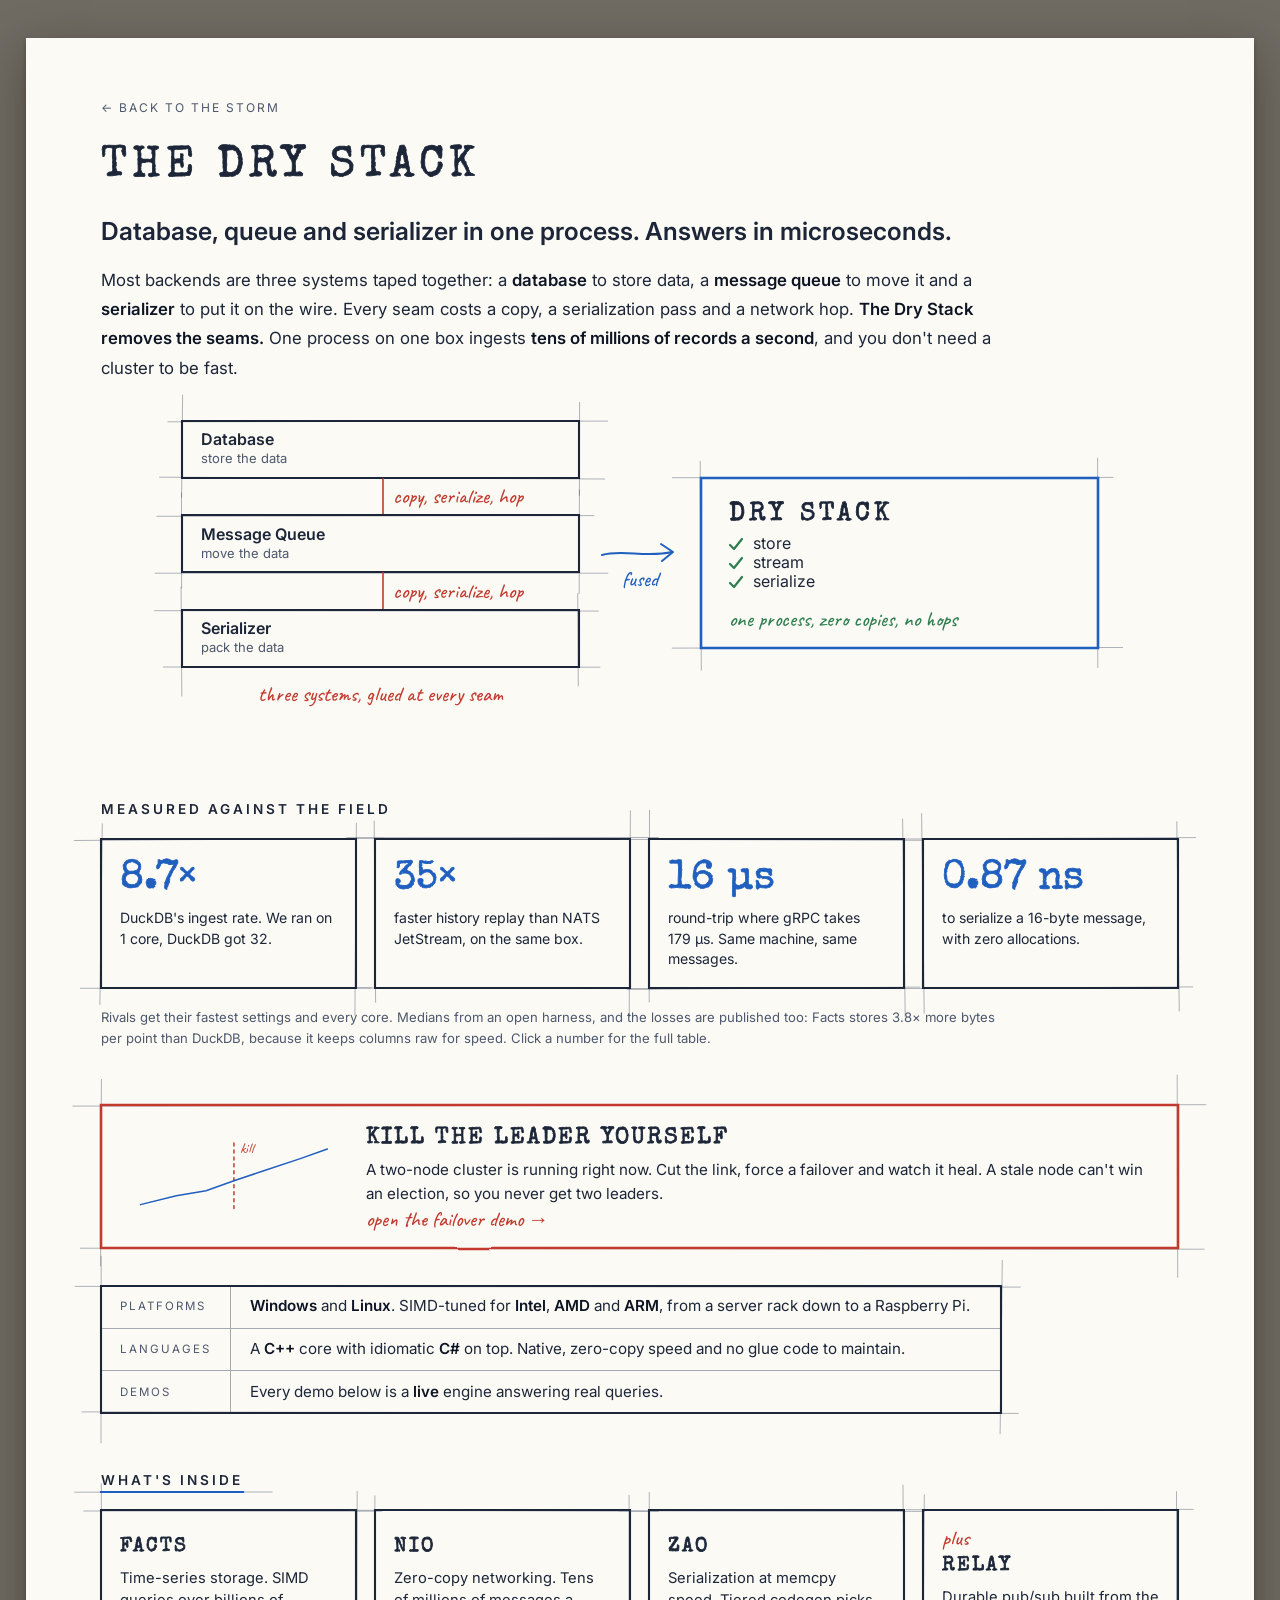
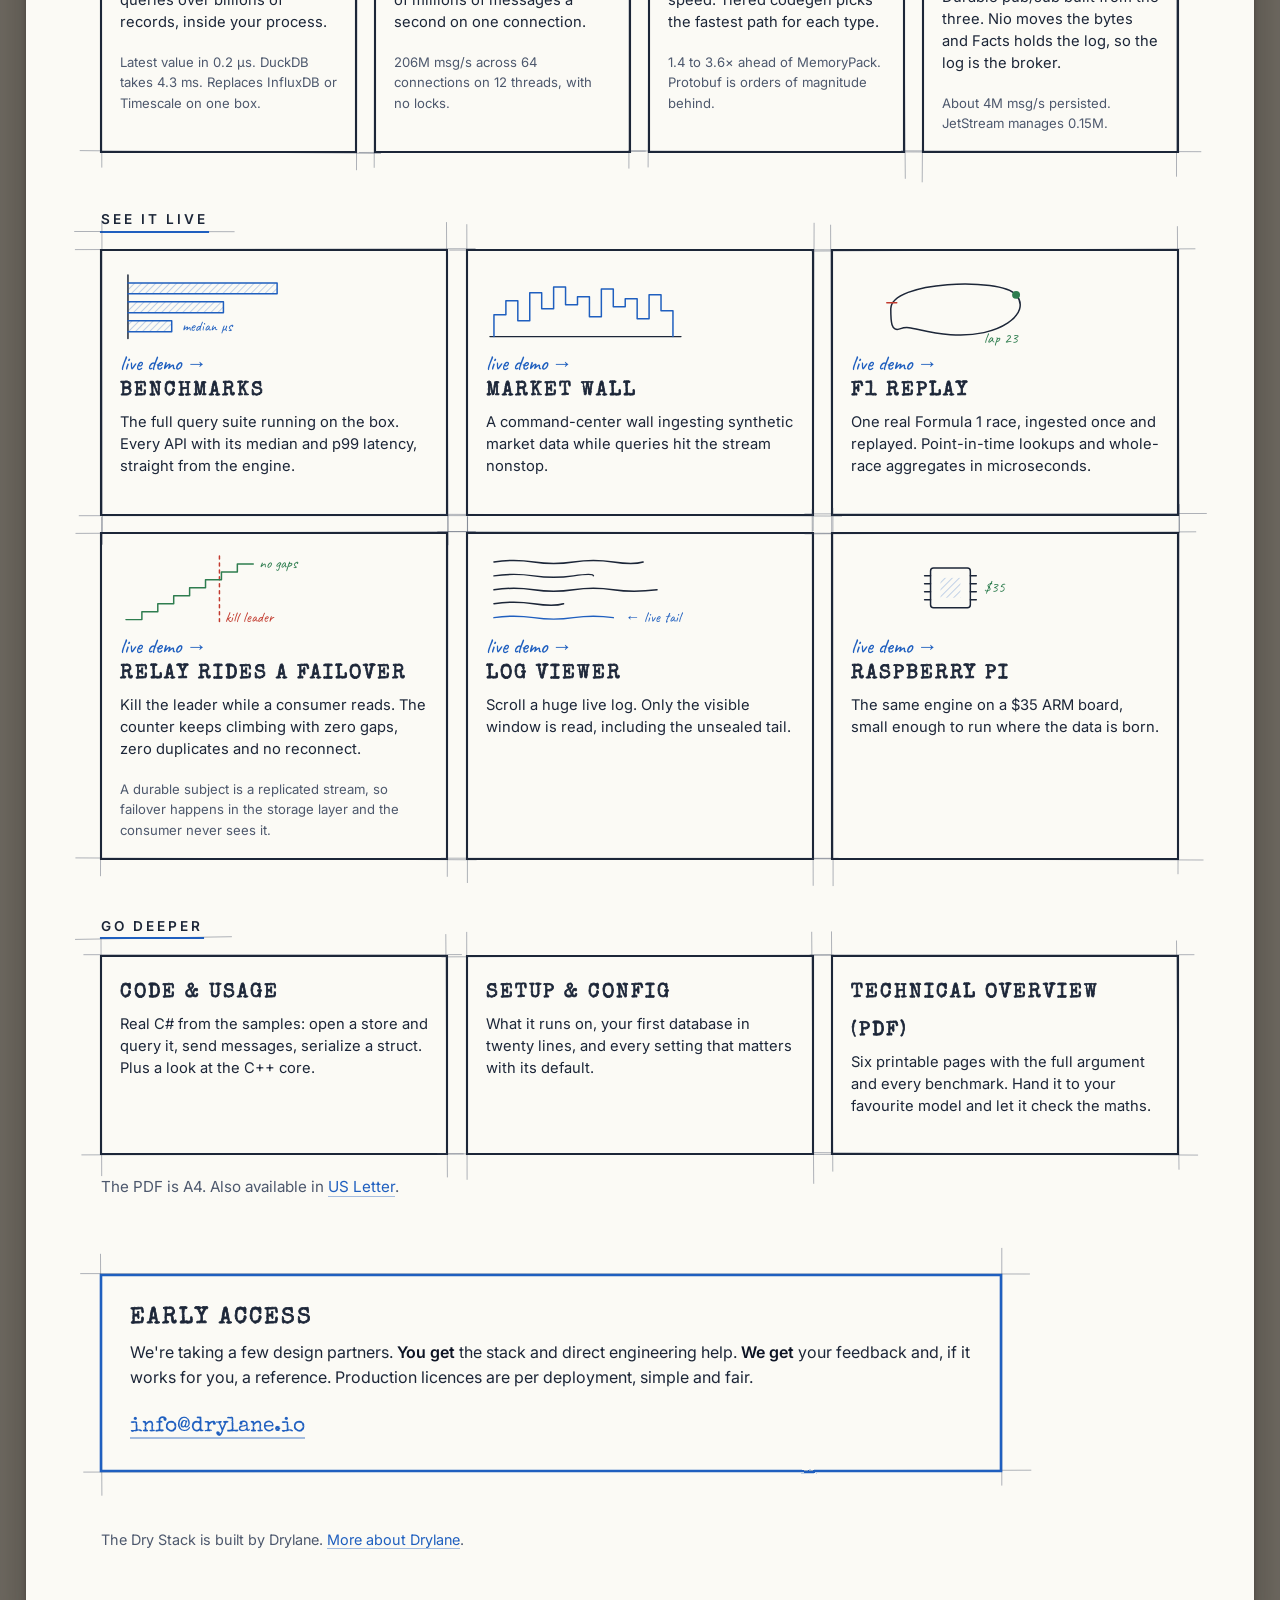
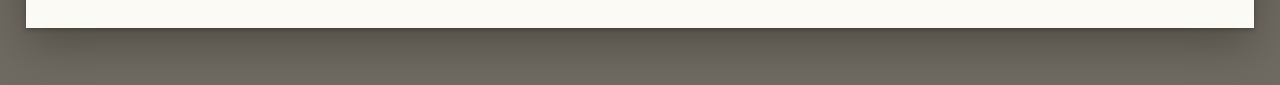
<file: stack.html>
<!DOCTYPE html>
<html lang="en">
<head>
    <meta charset="UTF-8">
    <meta name="viewport" content="width=device-width, initial-scale=1.0">
    <title>The Dry Stack</title>
    <meta name="description" content="Database, queue and serializer in one process. Answers in microseconds.">
    <meta property="og:type" content="website">
    <meta property="og:site_name" content="Drylane">
    <meta property="og:title" content="The Dry Stack">
    <meta property="og:description" content="Database, queue and serializer in one process. Answers in microseconds.">
    <meta property="og:url" content="https://drylane.io/stack.html">
    <meta property="og:image" content="https://drylane.io/img/og.png">
    <meta property="og:image:width" content="1200">
    <meta property="og:image:height" content="630">
    <meta name="twitter:card" content="summary_large_image">
    <link rel="icon" href="favicon.svg" type="image/svg+xml">
    <link rel="icon" href="favicon-32.png" sizes="32x32" type="image/png">
    <link rel="apple-touch-icon" href="apple-touch-icon.png">
    <script src="ink.js"></script>
    <link rel="preconnect" href="https://fonts.googleapis.com">
    <link rel="preconnect" href="https://fonts.gstatic.com" crossorigin>
    <link href="https://fonts.googleapis.com/css2?family=Special+Elite&family=Inter:wght@400;600&family=Caveat:wght@500;600&display=swap" rel="stylesheet">
    <link rel="stylesheet" href="site.css">
</head>
<body>
    <div class="sheet">
        <a class="back" href="index.html">&larr; back to the storm</a>

        <h1>The Dry Stack</h1>
        <p class="tagline">Database, queue and serializer in one process. Answers in microseconds.</p>
        <p class="lede">Most backends are three systems taped together: a <strong>database</strong>
            to store data, a <strong>message queue</strong> to move it and a <strong>serializer</strong>
            to put it on the wire. Every seam costs a copy, a serialization pass and a network hop.
            <strong>The Dry Stack removes the seams.</strong> One process on one box ingests
            <strong>tens of millions of records a second</strong>, and you don't need a cluster to be fast.</p>

        <div class="fusion" data-reveal aria-label="A database, a message queue and a serializer, with a copy, a serialization and a hop at every seam, fused into the Dry Stack, one process">
            <div class="before">
                <div class="fbox" data-ink="box" style="--d:0s">
                    <span class="fbox-k">Database</span>
                    <span class="fbox-s">store the data</span>
                </div>
                <div class="seam"><svg viewBox="0 0 4 38" preserveAspectRatio="none"><path class="pen" style="--d:.5s" d="M2 0 L2 38"/></svg><span class="note" style="--d:.6s">copy, serialize, hop</span></div>
                <div class="fbox" data-ink="box" style="--d:.2s">
                    <span class="fbox-k">Message Queue</span>
                    <span class="fbox-s">move the data</span>
                </div>
                <div class="seam"><svg viewBox="0 0 4 38" preserveAspectRatio="none"><path class="pen" style="--d:.7s" d="M2 0 L2 38"/></svg><span class="note" style="--d:.8s">copy, serialize, hop</span></div>
                <div class="fbox" data-ink="box" style="--d:.4s">
                    <span class="fbox-k">Serializer</span>
                    <span class="fbox-s">pack the data</span>
                </div>
                <div class="before-tag note" style="--d:1s">three systems, glued at every seam</div>
            </div>

            <div class="fuse">
                <svg viewBox="0 0 84 34"><path class="pen" style="--d:1.3s" d="M4 19 C 24 13, 48 22, 74 16"/><path class="pen" style="--d:1.75s" d="M63 8 L75 16 L64 25"/></svg>
                <span class="note" style="--d:1.6s">fused</span>
            </div>

            <div class="after">
                <div class="abox" data-ink="box2" style="--d:1.9s">
                    <div class="abox-name">DRY STACK</div>
                    <div class="abox-row"><svg viewBox="0 0 14 14"><path class="pen" style="--d:2.5s" d="M1 8 L5 12 L13 2"/></svg>store</div>
                    <div class="abox-row"><svg viewBox="0 0 14 14"><path class="pen" style="--d:2.65s" d="M1 8 L5 12 L13 2"/></svg>stream</div>
                    <div class="abox-row"><svg viewBox="0 0 14 14"><path class="pen" style="--d:2.8s" d="M1 8 L5 12 L13 2"/></svg>serialize</div>
                    <div class="abox-tag note" style="--d:3s">one process, zero copies, no hops</div>
                </div>
            </div>
        </div>

        <div class="section-wrap"><span class="section-label" data-ink="u" data-reveal>Measured against the field</span></div>
        <div class="proof">
            <a class="tile" href="facts.html" data-ink="box" data-reveal>
                <span class="big">8.7&times;</span>
                <span class="lbl">DuckDB's ingest rate. We ran on 1 core, DuckDB got 32.</span>
            </a>
            <a class="tile" href="relay.html" data-ink="box" data-reveal>
                <span class="big">35&times;</span>
                <span class="lbl">faster history replay than NATS JetStream, on the same box.</span>
            </a>
            <a class="tile" href="nio.html" data-ink="box" data-reveal>
                <span class="big">16&nbsp;&micro;s</span>
                <span class="lbl">round-trip where gRPC takes 179&nbsp;&micro;s. Same machine, same messages.</span>
            </a>
            <a class="tile" href="zao.html" data-ink="box" data-reveal>
                <span class="big">0.87&nbsp;ns</span>
                <span class="lbl">to serialize a 16-byte message, with zero allocations.</span>
            </a>
        </div>
        <p class="proof-note">Rivals get their fastest settings and every core. Medians from an open
            harness, and the losses are published too: Facts stores 3.8&times; more bytes per point
            than DuckDB, because it keeps columns raw for speed. Click a number for the full table.</p>

        <a class="breakit" href="https://chaos.drylane.io" data-ink="boxr" data-reveal>
            <svg class="sketch" viewBox="0 0 200 76" preserveAspectRatio="xMidYMid meet" aria-hidden="true">
                <path class="s r dash fade" style="--d:.1s" d="M100 4 V72"/>
                <text x="106" y="14" class="fade" style="--d:.2s">kill</text>
                <path class="s b pen" style="--d:.3s" d="M6 66 L42 57 L72 52 L100 42 L130 32 L166 20 L194 10"/>
            </svg>
            <span class="breakit-text">
                <span class="breakit-h">Kill the leader yourself</span>
                <span class="breakit-p">A two-node cluster is running right now. Cut the link, force a
                    failover and watch it heal. A stale node can't win an election, so you never get
                    two leaders.</span>
                <span class="note breakit-go">open the failover demo &rarr;</span>
            </span>
        </a>

        <dl class="spec" data-ink="box" data-reveal>
            <dt>Platforms</dt>
            <dd><strong>Windows</strong> and <strong>Linux</strong>. SIMD-tuned for <strong>Intel</strong>,
                <strong>AMD</strong> and <strong>ARM</strong>, from a server rack down to a Raspberry&nbsp;Pi.</dd>
            <dt>Languages</dt>
            <dd>A <strong>C++</strong> core with idiomatic <strong>C#</strong> on top. Native, zero-copy
                speed and no glue code to maintain.</dd>
            <dt>Demos</dt>
            <dd>Every demo below is a <strong>live</strong> engine answering real queries.</dd>
        </dl>

        <div class="section-wrap"><span class="section-label" data-ink="u" data-reveal>What's inside</span></div>
        <div class="grid four">
            <a class="card" href="facts.html" data-ink="box" data-reveal>
                <span class="name-line"><span class="name">Facts</span></span>
                <div class="what">Time-series storage. SIMD queries over billions of records, inside
                    your process.</div>
                <div class="why">Latest value in 0.2&nbsp;&micro;s. DuckDB takes 4.3&nbsp;ms. Replaces
                    InfluxDB or Timescale on one box.</div>
            </a>
            <a class="card" href="nio.html" data-ink="box" data-reveal>
                <span class="name-line"><span class="name">Nio</span></span>
                <div class="what">Zero-copy networking. Tens of millions of messages a second on one
                    connection.</div>
                <div class="why">206M&nbsp;msg/s across 64 connections on 12 threads, with no locks.</div>
            </a>
            <a class="card" href="zao.html" data-ink="box" data-reveal>
                <span class="name-line"><span class="name">Zao</span></span>
                <div class="what">Serialization at memcpy speed. Tiered codegen picks the fastest path
                    for each type.</div>
                <div class="why">1.4 to 3.6&times; ahead of MemoryPack. Protobuf is orders of
                    magnitude behind.</div>
            </a>
            <a class="card" href="relay.html" data-ink="box" data-reveal>
                <span class="tag new note">plus</span>
                <span class="name-line"><span class="name">Relay</span></span>
                <div class="what">Durable pub/sub built from the three. Nio moves the bytes and Facts
                    holds the log, so the log is the broker.</div>
                <div class="why">About 4M&nbsp;msg/s persisted. JetStream manages 0.15M.</div>
            </a>
        </div>

        <div class="section-wrap"><span class="section-label" data-ink="u" data-reveal>See it live</span></div>
        <div class="grid">
            <a class="card" href="https://api.drylane.io" data-ink="box" data-reveal>
                <svg class="sketch" viewBox="0 0 200 76" preserveAspectRatio="xMinYMid meet" aria-hidden="true">
                    <path class="s pen" style="--d:.2s" d="M8 6 V70"/>
                    <rect class="hatch fade" style="--d:.9s" x="8" y="14" width="150" height="11"/>
                    <rect class="hatch fade" style="--d:1s" x="8" y="33" width="96" height="11"/>
                    <rect class="hatch fade" style="--d:1.1s" x="8" y="52" width="44" height="11"/>
                    <path class="s b pen" style="--d:.3s" d="M8 14 H158 V25 H8"/>
                    <path class="s b pen" style="--d:.45s" d="M8 33 H104 V44 H8"/>
                    <path class="s b pen" style="--d:.6s" d="M8 52 H52 V63 H8"/>
                    <text x="62" y="62" class="fade" style="--d:1.2s;fill:var(--blue)">median µs</text>
                </svg>
                <span class="tag note">live demo &rarr;</span>
                <span class="name-line"><span class="name">Benchmarks</span></span>
                <div class="what">The full query suite running on the box. Every API with its median
                    and p99 latency, straight from the engine.</div>
            </a>
            <a class="card" href="https://live.drylane.io" data-ink="box" data-reveal>
                <svg class="sketch" viewBox="0 0 200 76" preserveAspectRatio="xMinYMid meet" aria-hidden="true">
                    <path class="s pen" style="--d:.2s" d="M4 68 H196"/>
                    <path class="s b pen" style="--d:.35s" d="M8 68 V46 H20 V32 H32 V52 H44 V24 H56 V40 H68 V18 H80 V36 H92 V28 H104 V48 H116 V20 H128 V38 H140 V30 H152 V50 H164 V26 H176 V42 H188 V68"/>
                </svg>
                <span class="tag note">live demo &rarr;</span>
                <span class="name-line"><span class="name">Market Wall</span></span>
                <div class="what">A command-center wall ingesting synthetic market data while queries
                    hit the stream nonstop.</div>
            </a>
            <a class="card" href="https://f1.drylane.io" data-ink="box" data-reveal>
                <svg class="sketch" viewBox="0 0 200 76" preserveAspectRatio="xMinYMid meet" aria-hidden="true">
                    <path class="s pen" style="--d:.2s" d="M40 40 C 40 12, 150 8, 166 26 C 182 44, 150 70, 100 66 C 70 64, 60 56, 50 60 C 40 64, 40 52, 40 40 Z"/>
                    <path class="s r pen" style="--d:.9s" d="M36 34 L46 34"/>
                    <circle class="fade" style="--d:1.1s;fill:var(--green)" cx="166" cy="26" r="4"/>
                    <text x="134" y="74" class="fade" style="--d:1.2s;fill:var(--green)">lap 23</text>
                </svg>
                <span class="tag note">live demo &rarr;</span>
                <span class="name-line"><span class="name">F1 Replay</span></span>
                <div class="what">One real Formula 1 race, ingested once and replayed. Point-in-time
                    lookups and whole-race aggregates in microseconds.</div>
            </a>
            <a class="card" href="https://relay.drylane.io" data-ink="box" data-reveal>
                <svg class="sketch" viewBox="0 0 200 76" preserveAspectRatio="xMinYMid meet" aria-hidden="true">
                    <path class="s r dash fade" style="--d:.1s" d="M100 4 V72"/>
                    <text x="106" y="70" class="fade" style="--d:.2s">kill leader</text>
                    <path class="s g pen" style="--d:.3s" d="M6 68 H22 V60 H38 V52 H54 V44 H70 V36 H86 V28 H102 V20 H118 V12 H134"/>
                    <text x="140" y="16" class="fade" style="--d:1s;fill:var(--green)">no gaps</text>
                </svg>
                <span class="tag note">live demo &rarr;</span>
                <span class="name-line"><span class="name">Relay rides a failover</span></span>
                <div class="what">Kill the leader while a consumer reads. The counter keeps climbing
                    with zero gaps, zero duplicates and no reconnect.</div>
                <div class="why">A durable subject is a replicated stream, so failover happens in the
                    storage layer and the consumer never sees it.</div>
            </a>
            <a class="card" href="https://log.drylane.io" data-ink="box" data-reveal>
                <svg class="sketch" viewBox="0 0 200 76" preserveAspectRatio="xMinYMid meet" aria-hidden="true">
                    <path class="s pen" style="--d:.2s" d="M8 10 q20 -3 40 0 t40 0 t40 0 t30 0"/>
                    <path class="s pen" style="--d:.35s" d="M8 24 q20 -3 40 0 t40 0 t20 0"/>
                    <path class="s pen" style="--d:.5s" d="M8 38 q20 -3 40 0 t40 0 t40 0 t44 0"/>
                    <path class="s pen" style="--d:.65s" d="M8 52 q20 -3 40 0 t30 0"/>
                    <path class="s b pen" style="--d:.8s" d="M8 66 q20 -3 40 0 t40 0 t40 0"/>
                    <text x="140" y="70" class="fade" style="--d:1.2s;fill:var(--blue)">&larr; live tail</text>
                </svg>
                <span class="tag note">live demo &rarr;</span>
                <span class="name-line"><span class="name">Log Viewer</span></span>
                <div class="what">Scroll a huge live log. Only the visible window is read, including
                    the unsealed tail.</div>
            </a>
            <a class="card" href="https://pi.drylane.io" data-ink="box" data-reveal>
                <svg class="sketch" viewBox="0 0 200 76" preserveAspectRatio="xMinYMid meet" aria-hidden="true">
                    <rect class="s pen" style="--d:.2s" x="80" y="16" width="40" height="40" rx="3"/>
                    <rect class="hatch fade" style="--d:.9s" x="90" y="26" width="20" height="20"/>
                    <path class="s pen" style="--d:.6s" d="M74 24 H80 M74 32 H80 M74 40 H80 M74 48 H80 M120 24 H126 M120 32 H126 M120 40 H126 M120 48 H126"/>
                    <text x="134" y="40" class="fade" style="--d:1.1s;fill:var(--green)">$35</text>
                </svg>
                <span class="tag note">live demo &rarr;</span>
                <span class="name-line"><span class="name">Raspberry Pi</span></span>
                <div class="what">The same engine on a $35 ARM board, small enough to run where the
                    data is born.</div>
            </a>
        </div>

        <div class="section-wrap"><span class="section-label" data-ink="u" data-reveal>Go deeper</span></div>
        <div class="grid">
            <a class="card" href="code.html" data-ink="box" data-reveal>
                <span class="name-line"><span class="name">Code &amp; usage</span></span>
                <div class="what">Real C# from the samples: open a store and query it, send messages,
                    serialize a struct. Plus a look at the C++ core.</div>
            </a>
            <a class="card" href="setup.html" data-ink="box" data-reveal>
                <span class="name-line"><span class="name">Setup &amp; config</span></span>
                <div class="what">What it runs on, your first database in twenty lines, and every
                    setting that matters with its default.</div>
            </a>
            <a class="card" href="dry-stack.pdf" data-ink="box" data-reveal>
                <span class="name-line"><span class="name">Technical overview (PDF)</span></span>
                <div class="what">Six printable pages with the full argument and every benchmark. Hand
                    it to your favourite model and let it check the maths.</div>
            </a>
        </div>
        <p class="sub" style="margin-top:var(--g);">The PDF is A4. Also available in
            <a href="dry-stack-letter.pdf">US&nbsp;Letter</a>.</p>

        <div class="contact" data-ink="box2" data-reveal>
            <span class="contact-h">Early access</span>
            <p>We're taking a few design partners. <strong>You get</strong> the stack and direct
                engineering help. <strong>We get</strong> your feedback and, if it works
                for you, a reference. Production licences are per deployment, simple and fair.</p>
            <a class="contact-mail" href="mailto:info@drylane.io">info@drylane.io</a>
        </div>

        <div class="foot">The Dry Stack is built by Drylane. <a href="about.html">More about Drylane</a>.</div>
    </div>

</body>
</html>
</file>
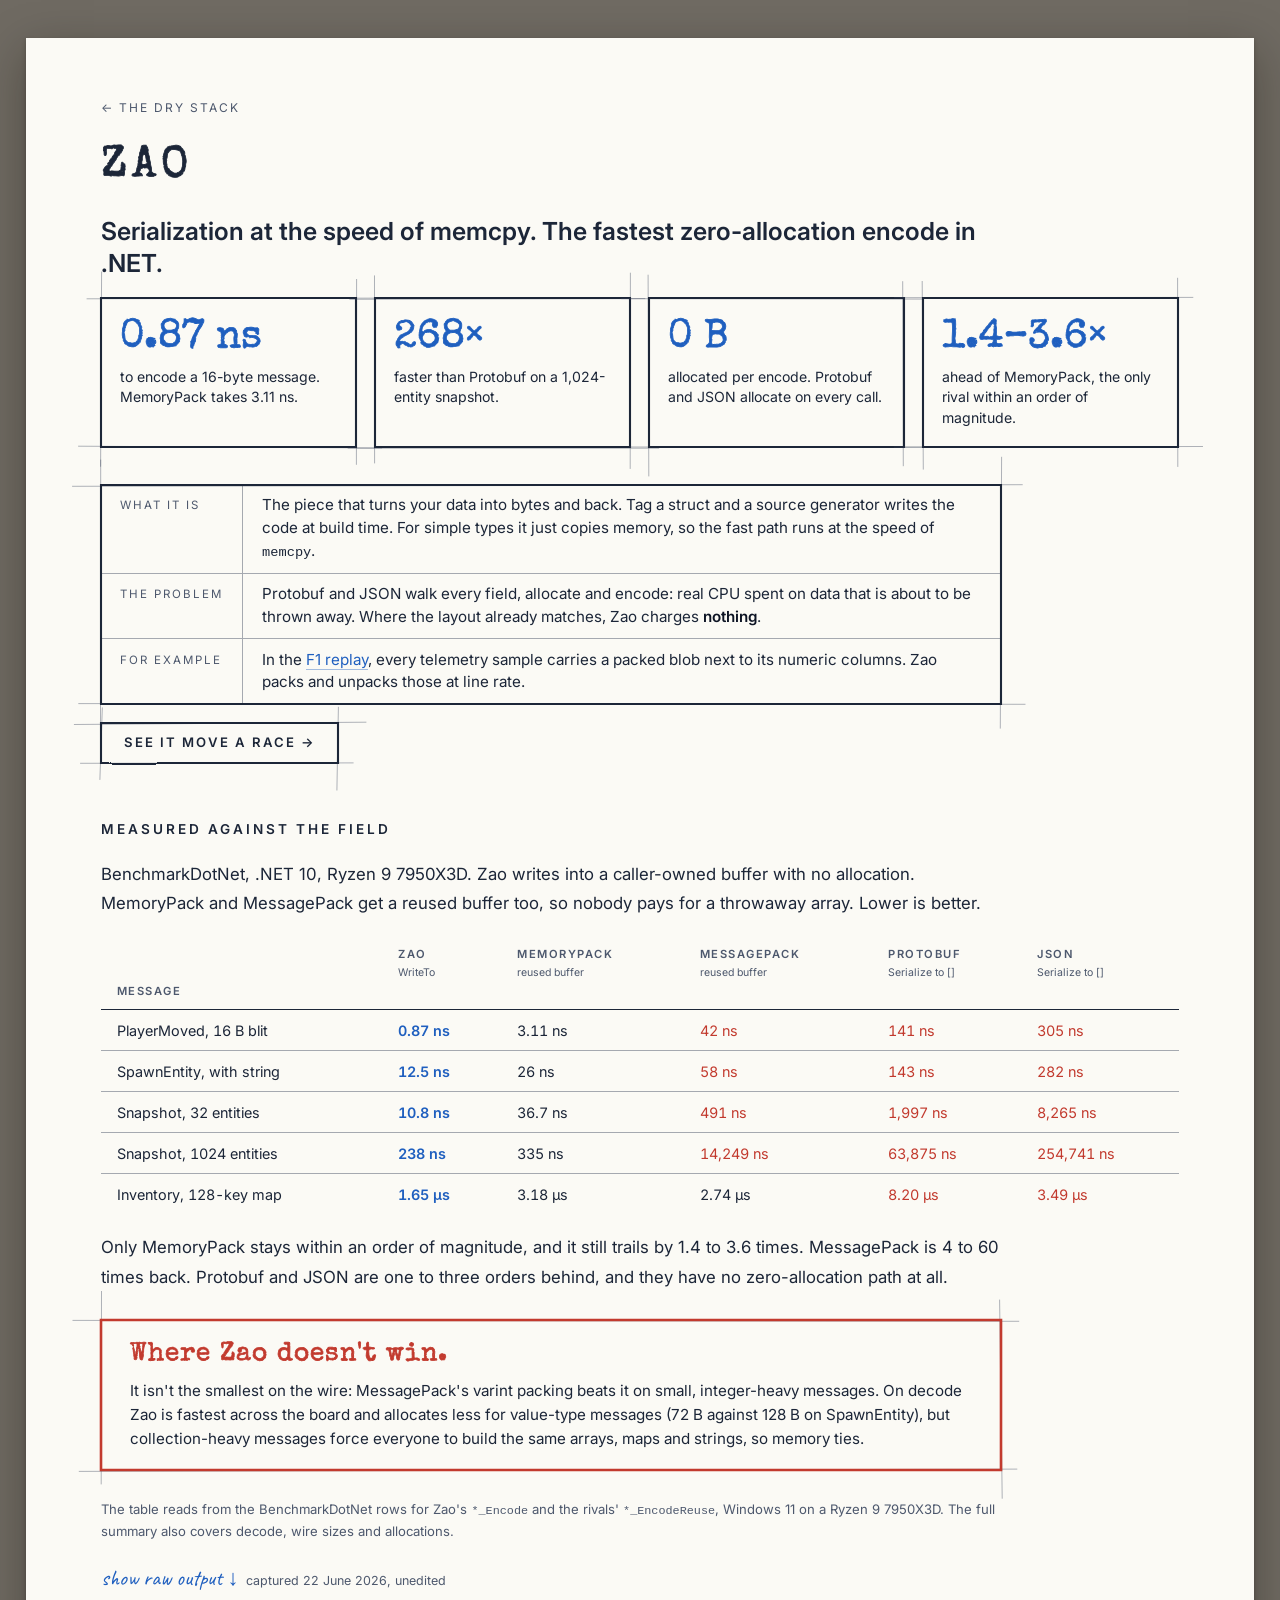
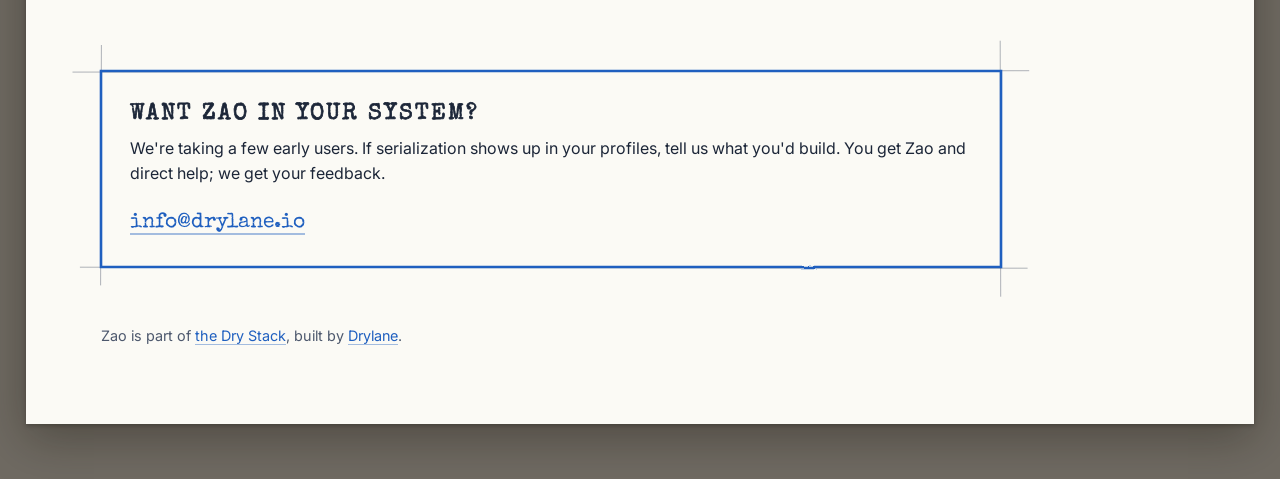
<file: zao.html>
<!DOCTYPE html>
<html lang="en">
<head>
    <meta charset="UTF-8">
    <meta name="viewport" content="width=device-width, initial-scale=1.0">
    <title>Zao, the Dry Stack serializer</title>
    <meta name="description" content="Serialization at the speed of memcpy. The fastest zero-allocation encode in .NET.">
    <meta property="og:type" content="website">
    <meta property="og:site_name" content="Drylane">
    <meta property="og:title" content="Zao, the Dry Stack serializer">
    <meta property="og:description" content="Serialization at the speed of memcpy. The fastest zero-allocation encode in .NET.">
    <meta property="og:url" content="https://drylane.io/zao.html">
    <meta property="og:image" content="https://drylane.io/img/og.png">
    <meta property="og:image:width" content="1200">
    <meta property="og:image:height" content="630">
    <meta name="twitter:card" content="summary_large_image">
    <link rel="icon" href="favicon.svg" type="image/svg+xml">
    <link rel="icon" href="favicon-32.png" sizes="32x32" type="image/png">
    <link rel="apple-touch-icon" href="apple-touch-icon.png">
    <script src="ink.js"></script>
    <link rel="preconnect" href="https://fonts.googleapis.com">
    <link rel="preconnect" href="https://fonts.gstatic.com" crossorigin>
    <link href="https://fonts.googleapis.com/css2?family=Special+Elite&family=Inter:wght@400;600&family=Caveat:wght@500;600&display=swap" rel="stylesheet">
    <link rel="stylesheet" href="site.css">
</head>
<body>
    <div class="sheet">
        <a class="back" href="stack.html">&larr; the Dry Stack</a>

        <h1>Zao</h1>
        <p class="tagline">Serialization at the speed of memcpy. The fastest zero-allocation encode in .NET.</p>

        <div class="proof">
            <a class="tile" href="#field" data-ink="box" data-reveal>
                <span class="big">0.87&nbsp;ns</span>
                <span class="lbl">to encode a 16-byte message. MemoryPack takes 3.11&nbsp;ns.</span>
            </a>
            <a class="tile" href="#field" data-ink="box" data-reveal>
                <span class="big">268&times;</span>
                <span class="lbl">faster than Protobuf on a 1,024-entity snapshot.</span>
            </a>
            <a class="tile" href="#field" data-ink="box" data-reveal>
                <span class="big">0&nbsp;B</span>
                <span class="lbl">allocated per encode. Protobuf and JSON allocate on every call.</span>
            </a>
            <a class="tile" href="#field" data-ink="box" data-reveal>
                <span class="big">1.4&ndash;3.6&times;</span>
                <span class="lbl">ahead of MemoryPack, the only rival within an order of magnitude.</span>
            </a>
        </div>

        <dl class="spec" data-ink="box" data-reveal>
            <dt>What it is</dt>
            <dd>The piece that turns your data into bytes and back. Tag a struct and a source
                generator writes the code at build time. For simple types it just copies memory, so the
                fast path runs at the speed of <code>memcpy</code>.</dd>
            <dt>The problem</dt>
            <dd>Protobuf and JSON walk every field, allocate and encode: real CPU spent on data that is
                about to be thrown away. Where the layout already matches, Zao charges
                <strong>nothing</strong>.</dd>
            <dt>For example</dt>
            <dd>In the <a href="https://f1.drylane.io">F1 replay</a>, every telemetry sample carries a
                packed blob next to its numeric columns. Zao packs and unpacks those at line rate.</dd>
        </dl>
        <a class="cta" href="https://f1.drylane.io" data-ink="box" data-reveal>See it move a race &rarr;</a>

        <div class="section-wrap" id="field"><span class="section-label" data-ink="u" data-reveal>Measured against the field</span></div>
        <p class="lede">BenchmarkDotNet, .NET&nbsp;10, Ryzen&nbsp;9&nbsp;7950X3D. Zao writes into a
            caller-owned buffer with no allocation. MemoryPack and MessagePack get a reused buffer too,
            so nobody pays for a throwaway array. Lower is better.</p>
        <div class="tbl">
            <table class="cmp">
                <thead>
                    <tr>
                        <th>Message</th>
                        <th>Zao<span class="sub">WriteTo</span></th>
                        <th>MemoryPack<span class="sub">reused buffer</span></th>
                        <th>MessagePack<span class="sub">reused buffer</span></th>
                        <th>Protobuf<span class="sub">Serialize to []</span></th>
                        <th>JSON<span class="sub">Serialize to []</span></th>
                    </tr>
                </thead>
                <tbody>
                    <tr><td>PlayerMoved, 16&nbsp;B blit</td><td class="win">0.87&nbsp;ns</td><td>3.11&nbsp;ns</td><td class="lose">42&nbsp;ns</td><td class="lose">141&nbsp;ns</td><td class="lose">305&nbsp;ns</td></tr>
                    <tr><td>SpawnEntity, with string</td><td class="win">12.5&nbsp;ns</td><td>26&nbsp;ns</td><td class="lose">58&nbsp;ns</td><td class="lose">143&nbsp;ns</td><td class="lose">282&nbsp;ns</td></tr>
                    <tr><td>Snapshot, 32 entities</td><td class="win">10.8&nbsp;ns</td><td>36.7&nbsp;ns</td><td class="lose">491&nbsp;ns</td><td class="lose">1,997&nbsp;ns</td><td class="lose">8,265&nbsp;ns</td></tr>
                    <tr><td>Snapshot, 1024 entities</td><td class="win">238&nbsp;ns</td><td>335&nbsp;ns</td><td class="lose">14,249&nbsp;ns</td><td class="lose">63,875&nbsp;ns</td><td class="lose">254,741&nbsp;ns</td></tr>
                    <tr><td>Inventory, 128-key map</td><td class="win">1.65&nbsp;&micro;s</td><td>3.18&nbsp;&micro;s</td><td>2.74&nbsp;&micro;s</td><td class="lose">8.20&nbsp;&micro;s</td><td class="lose">3.49&nbsp;&micro;s</td></tr>
                </tbody>
            </table>
        </div>
        <p class="lede">Only MemoryPack stays within an order of magnitude, and it still trails by 1.4 to
            3.6 times. MessagePack is 4 to 60 times back. Protobuf and JSON are one to three orders
            behind, and they have no zero-allocation path at all.</p>

        <div class="callout" data-ink="boxr" data-reveal>
            <span class="big" style="color:var(--red)">Where Zao doesn't win.</span>
            It isn't the smallest on the wire: MessagePack's varint packing beats it on small,
            integer-heavy messages. On decode Zao is fastest across the board and allocates less for
            value-type messages (72&nbsp;B against 128&nbsp;B on SpawnEntity), but collection-heavy
            messages force everyone to build the same arrays, maps and strings, so memory ties.
        </div>

        <p class="fine">The table reads from the BenchmarkDotNet rows for Zao's <code>*_Encode</code> and the
            rivals' <code>*_EncodeReuse</code>, Windows&nbsp;11 on a Ryzen&nbsp;9&nbsp;7950X3D. The full
            summary also covers decode, wire sizes and allocations.</p>
        <details class="raw" data-log="logs/zao-bench.txt">
            <summary>show raw output &darr;<span class="when">captured 22 June 2026, unedited</span></summary>
        </details>

        <div class="contact" data-ink="box2" data-reveal>
            <span class="contact-h">Want Zao in your system?</span>
            <p>We're taking a few early users. If serialization shows up in your profiles, tell us what
                you'd build. You get Zao and direct help; we get your feedback.</p>
            <a class="contact-mail" href="mailto:info@drylane.io">info@drylane.io</a>
        </div>

        <div class="foot">Zao is part of <a href="stack.html">the Dry Stack</a>, built by
            <a href="about.html">Drylane</a>.</div>
    </div>

    <script src="logs.js"></script>
</body>
</html>
</file>
<file: site.css>
/* drylane.io inner pages: a drafting sheet on a desk.
   Fonts: Special Elite (headings), Inter (text), Caveat (hand notes). Code uses the system mono.
   --g (5 mm) is the spacing unit. ink.js draws every [data-ink] outline. */
:root {
    --g: 5mm;
    --paper: #fbfaf5;
    --paper-dark: #f2efe6;
    --desk: #6f6a62;
    --pencil: rgba(60, 70, 92, 0.45);
    --ink: #1c2638;
    --ink-soft: #4d586d;
    --blue: #1f5fbf;
    --red: #c23a2e;
    --green: #2e7d4f;
    --hl: rgba(255, 222, 70, 0.55);
    --hand: 'Caveat', 'Segoe Print', cursive;
    --type: 'Special Elite', 'Courier New', monospace;
    --code: ui-monospace, 'Cascadia Code', Consolas, Menlo, monospace;
}

* { margin: 0; padding: 0; box-sizing: border-box; }

body {
    background: var(--desk);
    color: var(--ink);
    font-family: 'Inter', 'Segoe UI', system-ui, sans-serif;
    font-size: 16px;
    line-height: 1.6;
    padding: calc(var(--g) * 2) var(--g) calc(var(--g) * 3);
}

.sheet {
    max-width: calc(var(--g) * 65);
    margin: 0 auto;
    padding: calc(var(--g) * 3) calc(var(--g) * 4) calc(var(--g) * 4);
    background-color: var(--paper);
    box-shadow: 0 2px 4px rgba(20, 16, 10, 0.25), 0 14px 44px rgba(20, 16, 10, 0.35);
    overflow: hidden;   /* pencil overshoot stops at the paper edge */
}

strong, b { font-weight: 600; color: #0d1424; }
code { font-family: var(--code); font-size: 0.9em; }

/* Special Elite has no bold cut; a stroke in the text colour reads as a double-struck key. */
h1, .abox-name, .card .name, .part h3 { -webkit-text-stroke: 0.8px currentColor; }

a.back {
    color: var(--ink-soft);
    text-decoration: none;
    font-size: 12px;
    letter-spacing: 2px;
    text-transform: uppercase;
}
a.back:hover { color: var(--blue); }

h1 {
    font-family: var(--type);
    font-weight: normal;
    font-size: 44px;
    line-height: calc(var(--g) * 3);
    letter-spacing: 5px;
    text-transform: uppercase;
    margin: var(--g) 0;
}

.tagline { max-width: 900px; font-size: 1.55rem; font-weight: 600; line-height: 1.3; margin: 0 0 var(--g); }
.lede { max-width: 900px; font-size: 1.05rem; line-height: 1.75; margin: 0 0 var(--g); }
.sub { max-width: 900px; font-size: 0.95rem; line-height: 1.7; margin: 0 0 var(--g); color: var(--ink-soft); }
.fine { max-width: 900px; margin: var(--g) 0 0; font-size: 0.82rem; line-height: 1.6; color: var(--ink-soft); }
.lede a, .sub a, .fine a, .foot a, .spec a, .part a, ul.plain a, .callout a {
    color: var(--blue);
    text-decoration: none;
    border-bottom: 1px solid rgba(31, 95, 191, 0.4);
}
.lede a:hover, .sub a:hover, .fine a:hover, .foot a:hover, .spec a:hover, .part a:hover, ul.plain a:hover, .callout a:hover { border-bottom-color: var(--blue); }

ul.plain { max-width: 900px; margin: 0 0 var(--g) 1.2em; font-size: 0.95rem; line-height: 1.7; }
ul.plain li { margin-bottom: 0.4em; }

/* Handwritten notes: red pen for the problem, blue/green for the answer. */
.note { font-family: var(--hand); font-size: 21px; font-weight: 500; line-height: var(--g); }

/* ── Ink, drafting-table style: pencil construction lines that run past the corners,
   then a fatter ruled ink line that stops exactly at them. */
[data-ink] { position: relative; }
html:not(.js) [data-ink] { outline: 1.5px solid var(--ink); }
svg.ink {
    position: absolute; inset: 0; width: 100%; height: 100%;
    overflow: visible; pointer-events: none;
    fill: none; stroke-linecap: round;
}
svg.ink.u { inset: auto 0 -3px 0; height: 4px; }
svg.ink .c { stroke: var(--pencil); stroke-width: 0.9; }
svg.ink .k { stroke: var(--ink); stroke-width: 2.1; stroke-linejoin: miter; stroke-linecap: square; }
svg.ink.box2 .k { stroke: var(--blue); stroke-width: 2.6; }
svg.ink.boxr .k { stroke: var(--red); stroke-width: 2.6; }
svg.ink.u .k { stroke: var(--blue); }

.pen { stroke-dasharray: 100; stroke-dashoffset: 0; }
.anim .pen { stroke-dashoffset: 100; transition: stroke-dashoffset 0.8s cubic-bezier(.5, 0, .3, 1) var(--d, 0s); }
.anim .drawn .pen { stroke-dashoffset: 0; }
.anim svg.ink .c { transition-duration: 0.55s; }
.anim svg.ink .k { transition-delay: calc(var(--d, 0s) + 0.45s); }

.anim .note { clip-path: inset(-0.4em 100% -0.4em 0); transition: clip-path 0.7s ease var(--d, 0s); }
.anim .drawn .note { clip-path: inset(-0.4em -0.4em -0.4em 0); }

.fade { opacity: 1; }
.anim .fade { opacity: 0; transition: opacity 0.5s ease var(--d, 0s); }
.anim .drawn .fade { opacity: 1; }

/* ── Section labels with an inked underline. */
.section-wrap { display: block; }
.section-label {
    display: inline-block;
    font-size: 0.85rem;
    font-weight: 600;
    letter-spacing: 3px;
    text-transform: uppercase;
    margin: calc(var(--g) * 3) 0 var(--g);
}

/* ── Title-block notes: label column + value column, rows split by pencil rules. */
.spec {
    max-width: 900px;
    display: grid;
    grid-template-columns: max-content 1fr;
    margin: calc(var(--g) * 2) 0 0;
    font-size: 0.95rem;
    line-height: 1.5;
}
.spec dt, .spec dd { padding: calc(var(--g) * 0.5) var(--g); }
.spec dt {
    font-size: 0.72rem;
    letter-spacing: 2px;
    text-transform: uppercase;
    color: var(--ink-soft);
    border-right: 1px solid var(--pencil);
    padding-top: calc(var(--g) * 0.5 + 3px);
}
.spec dt:not(:first-of-type), .spec dd:not(:first-of-type) { border-top: 1px solid var(--pencil); }

/* ── Fusion sketch (stack page): three boxes glued by seams, fused into one. */
.fusion {
    display: flex;
    align-items: center;
    justify-content: center;
    gap: var(--g);
    margin: calc(var(--g) * 2) 0;
}
.fusion .before, .fusion .after { flex: 1 1 calc(var(--g) * 16); max-width: calc(var(--g) * 21); }
.fbox { line-height: var(--g); display: flex; flex-direction: column; padding: calc(var(--g) * 0.5) var(--g); }
.fbox-k { font-weight: 600; }
.fbox-s { color: var(--ink-soft); font-size: 13px; }
.seam { position: relative; height: calc(var(--g) * 2); }
.seam svg { position: absolute; left: 50%; top: 0; width: 4px; height: 100%; overflow: visible; stroke: var(--red); stroke-width: 1.6; fill: none; }
.seam .note { position: absolute; left: calc(50% + 12px); top: calc(var(--g) * 0.5); color: var(--red); white-space: nowrap; }
.before-tag { margin-top: var(--g); text-align: center; color: var(--red); }
.fuse { display: flex; flex-direction: column; align-items: center; }
.fuse svg { width: 84px; height: 34px; overflow: visible; stroke: var(--blue); stroke-width: 2; fill: none; stroke-linecap: round; stroke-linejoin: round; }
.fuse .note { color: var(--blue); }
.abox { padding: var(--g) calc(var(--g) * 1.5); }
.abox-name { font-family: var(--type); font-size: 26px; line-height: calc(var(--g) * 2); letter-spacing: 4px; }
.abox-row { line-height: var(--g); display: flex; align-items: center; gap: 10px; }
.abox-row svg { width: 14px; height: 14px; overflow: visible; stroke: var(--green); stroke-width: 2.2; fill: none; stroke-linecap: round; stroke-linejoin: round; }
.abox-tag { margin-top: var(--g); color: var(--green); }

/* ── Cards. */
.grid {
    display: grid;
    grid-template-columns: repeat(auto-fill, minmax(calc(var(--g) * 15), 1fr));
    gap: var(--g);
}
.grid.four { grid-template-columns: repeat(auto-fill, minmax(calc(var(--g) * 11.5), 1fr)); }
a.card, div.card { display: block; text-decoration: none; color: inherit; padding: var(--g); }
a.card:hover svg.ink .k, a.tile:hover svg.ink .k, a.cta:hover svg.ink .k { stroke: var(--blue); }
.card .name {
    font-family: var(--type);
    font-size: 20px;
    line-height: calc(var(--g) * 2);
    letter-spacing: 2px;
    text-transform: uppercase;
    /* Highlighter swipe on hover, the only hover effect. */
    background: linear-gradient(transparent 50%, var(--hl) 50%, var(--hl) 88%, transparent 88%) no-repeat;
    background-size: 0 100%;
    transition: background-size 0.3s ease;
}
a.card:hover .name { background-size: 100% 100%; }
.name-line { display: block; }
.card .what { font-size: 0.92rem; line-height: 1.5; margin-bottom: var(--g); }
.card .why { font-size: 0.82rem; line-height: 1.55; color: var(--ink-soft); }
.card .tag { display: block; color: var(--blue); }
.card .tag.new { color: var(--red); }

/* Plain explanatory boxes (data model, limits). */
.part { padding: var(--g); }
.part .tag { display: block; color: var(--blue); }
.part h3 {
    font-family: var(--type);
    font-weight: normal;
    font-size: 1.1rem;
    line-height: 1.4;
    letter-spacing: 2px;
    text-transform: uppercase;
    margin-bottom: 6px;
}
.part p { font-size: 0.9rem; line-height: 1.55; }
.part p + p { margin-top: 8px; }

/* Demo sketches: static pen drawings, drawn once on scroll. */
.sketch { display: block; width: 100%; height: calc(var(--g) * 4); margin-bottom: calc(var(--g) * 0.5); overflow: visible; }
.sketch .s { fill: none; stroke: var(--ink); stroke-width: 1.5; stroke-linecap: round; stroke-linejoin: round; }
.sketch .b { stroke: var(--blue); }
.sketch .r { stroke: var(--red); }
.sketch .g { stroke: var(--green); }
.sketch .dash { stroke-dasharray: 3 4; }
.sketch .hatch { fill: url(#hatch); stroke: none; }
.sketch text { font-family: var(--hand); font-size: 15px; fill: var(--red); }

/* ── Sell blocks: measured numbers, callouts, break-it invitation, contact. */
.proof {
    display: grid;
    grid-template-columns: repeat(auto-fit, minmax(calc(var(--g) * 11), 1fr));
    gap: var(--g);
}
a.tile, div.tile { display: flex; flex-direction: column; gap: 6px; padding: var(--g); text-decoration: none; color: inherit; }
.tile .big {
    font-family: var(--type);
    font-size: 2.5rem;
    line-height: 1.1;
    color: var(--blue);
    -webkit-text-stroke: 0.8px currentColor;
}
.tile .lbl { font-size: 0.88rem; line-height: 1.45; }
.proof-note { max-width: 900px; margin: var(--g) 0 0; font-size: 0.82rem; line-height: 1.55; color: var(--ink-soft); }

.callout { max-width: 900px; margin: calc(var(--g) * 1.5) 0; padding: var(--g) calc(var(--g) * 1.5); font-size: 0.95rem; line-height: 1.6; }
.callout .big {
    display: block;
    font-family: var(--type);
    font-size: 1.6rem;
    line-height: 1.3;
    letter-spacing: 1px;
    color: var(--blue);
    -webkit-text-stroke: 0.8px currentColor;
    margin-bottom: 6px;
}

a.cta {
    display: inline-block;
    margin: var(--g) 0 0;
    padding: calc(var(--g) * 0.5) calc(var(--g) * 1.2);
    font-size: 0.82rem;
    font-weight: 600;
    letter-spacing: 2px;
    text-transform: uppercase;
    color: var(--ink);
    text-decoration: none;
}
a.cta:hover { color: var(--blue); }

a.breakit {
    display: grid;
    grid-template-columns: calc(var(--g) * 11) 1fr;
    gap: calc(var(--g) * 1.5);
    align-items: center;
    margin: calc(var(--g) * 3) 0 0;
    padding: var(--g) calc(var(--g) * 1.5);
    text-decoration: none;
    color: inherit;
}
.breakit .sketch { margin: 0; }
.breakit-text { display: flex; flex-direction: column; gap: 4px; }
.breakit-h, .contact-h {
    font-family: var(--type);
    font-size: 1.45rem;
    line-height: 1.3;
    letter-spacing: 2px;
    text-transform: uppercase;
    -webkit-text-stroke: 0.8px currentColor;
}
.breakit-p { font-size: 0.95rem; line-height: 1.6; }
.breakit-go { color: var(--red); }
a.breakit:hover .breakit-h { color: var(--red); }

.contact { max-width: 900px; margin: calc(var(--g) * 4) 0 0; padding: calc(var(--g) * 1.5); }
.contact p { margin: 6px 0 var(--g); line-height: 1.6; }
.contact-mail {
    font-family: var(--type);
    font-size: 1.3rem;
    color: var(--blue);
    text-decoration: none;
    border-bottom: 2px solid rgba(31, 95, 191, 0.4);
}
.contact-mail:hover { border-bottom-color: var(--blue); }
.contact .links { margin-top: var(--g); font-size: 0.9rem; }
.contact .links a { color: var(--blue); text-decoration: none; border-bottom: 1px solid rgba(31, 95, 191, 0.4); margin-right: var(--g); }

.foot { margin-top: calc(var(--g) * 3); font-size: 0.9rem; line-height: 1.7; color: var(--ink-soft); }

/* ── Comparison tables: ruled like a drawing schedule. Win = blue ink, loss = red pen. */
.tbl { max-width: 100%; overflow-x: auto; margin: var(--g) 0; }
table.cmp { width: 100%; border-collapse: collapse; font-size: 0.9rem; }
.cmp th, .cmp td { text-align: left; padding: calc(var(--g) * 0.45) calc(var(--g) * 0.8); white-space: nowrap; }
.cmp thead th {
    font-size: 0.7rem;
    font-weight: 600;
    letter-spacing: 1.5px;
    text-transform: uppercase;
    color: var(--ink-soft);
    border-bottom: 1.5px solid var(--ink);
    vertical-align: bottom;
}
.cmp th .sub { display: block; font-size: 0.66rem; font-weight: 400; letter-spacing: 0; text-transform: none; }
.cmp tbody td { border-top: 1px solid var(--pencil); font-variant-numeric: tabular-nums; }
.cmp tbody tr:first-child td { border-top: 0; }
.cmp tr.me td { background: rgba(31, 95, 191, 0.06); font-weight: 600; }
.cmp td.win { color: var(--blue); font-weight: 600; }
.cmp td.lose { color: var(--red); }
.cmp .muted { color: var(--ink-soft); font-weight: 400; }

/* ── Code and raw logs. Wrapper carries the ink box; the pre gets its text from fetch. */
.codebox { margin: var(--g) 0 0; background: var(--paper-dark); }
pre.code, pre.logs {
    font-family: var(--code);
    font-size: 0.82rem;
    line-height: 1.6;
    padding: var(--g);
    overflow-x: auto;
    white-space: pre;
    color: var(--ink);
}
pre.logs { max-height: 640px; overflow-y: auto; }
pre.code .c { color: var(--green); }
.lang { font-family: var(--hand); font-size: 20px; font-weight: 500; letter-spacing: 0; text-transform: none; color: var(--blue); margin-left: 10px; }

/* ── Test results: a ticked checklist, then raw output behind a toggle. */
ul.checks { list-style: none; max-width: 900px; margin: var(--g) 0; }
ul.checks li { display: grid; grid-template-columns: 22px 1fr; gap: 10px; padding: 7px 0; border-top: 1px solid var(--pencil); font-size: 0.95rem; line-height: 1.5; }
ul.checks li:first-child { border-top: 0; }
ul.checks svg { width: 16px; height: 16px; margin-top: 3px; overflow: visible; stroke: var(--green); stroke-width: 2.4; fill: none; stroke-linecap: round; stroke-linejoin: round; }
ul.checks .res { display: block; font-size: 0.82rem; color: var(--ink-soft); }

details.raw { margin: var(--g) 0 0; }
details.raw summary { cursor: pointer; list-style: none; font-family: var(--hand); font-size: 22px; color: var(--blue); }
details.raw summary::-webkit-details-marker { display: none; }
details.raw summary .when { font-family: 'Inter', sans-serif; font-size: 0.78rem; color: var(--ink-soft); margin-left: 8px; }
.raw-tabs { display: flex; flex-wrap: wrap; gap: 8px; margin: 8px 0 0; }
.raw-tabs button {
    background: none;
    border: 1.5px solid var(--pencil);
    padding: 4px 12px;
    font: 600 0.75rem 'Inter', sans-serif;
    letter-spacing: 1px;
    color: var(--ink-soft);
    cursor: pointer;
}
.raw-tabs button.on { border-color: var(--blue); color: var(--blue); }

@media (max-width: 768px) {
    body { padding: 8px 8px calc(var(--g) * 2); }
    .sheet { padding: calc(var(--g) * 2) var(--g) calc(var(--g) * 3); }
    .fusion { flex-direction: column; align-items: stretch; }
    .fusion .before, .fusion .after { flex: none; width: 100%; max-width: none; }
    .fuse svg { transform: rotate(90deg); margin: var(--g) 0; }
    h1 { font-size: 30px; letter-spacing: 3px; line-height: calc(var(--g) * 2); }
    pre.code, pre.logs { font-size: 0.74rem; }
}

@media (max-width: 560px) {
    /* Phone: label sits above its value instead of beside it. */
    .spec { grid-template-columns: 1fr; }
    .spec dt { border-right: 0; padding-bottom: 0; }
    .spec dd { border-top: 0 !important; padding-top: 2px; }
    a.breakit { grid-template-columns: 1fr; }
    .tagline { font-size: 1.3rem; }
    .tile .big { font-size: 2rem; }
}
</file>
